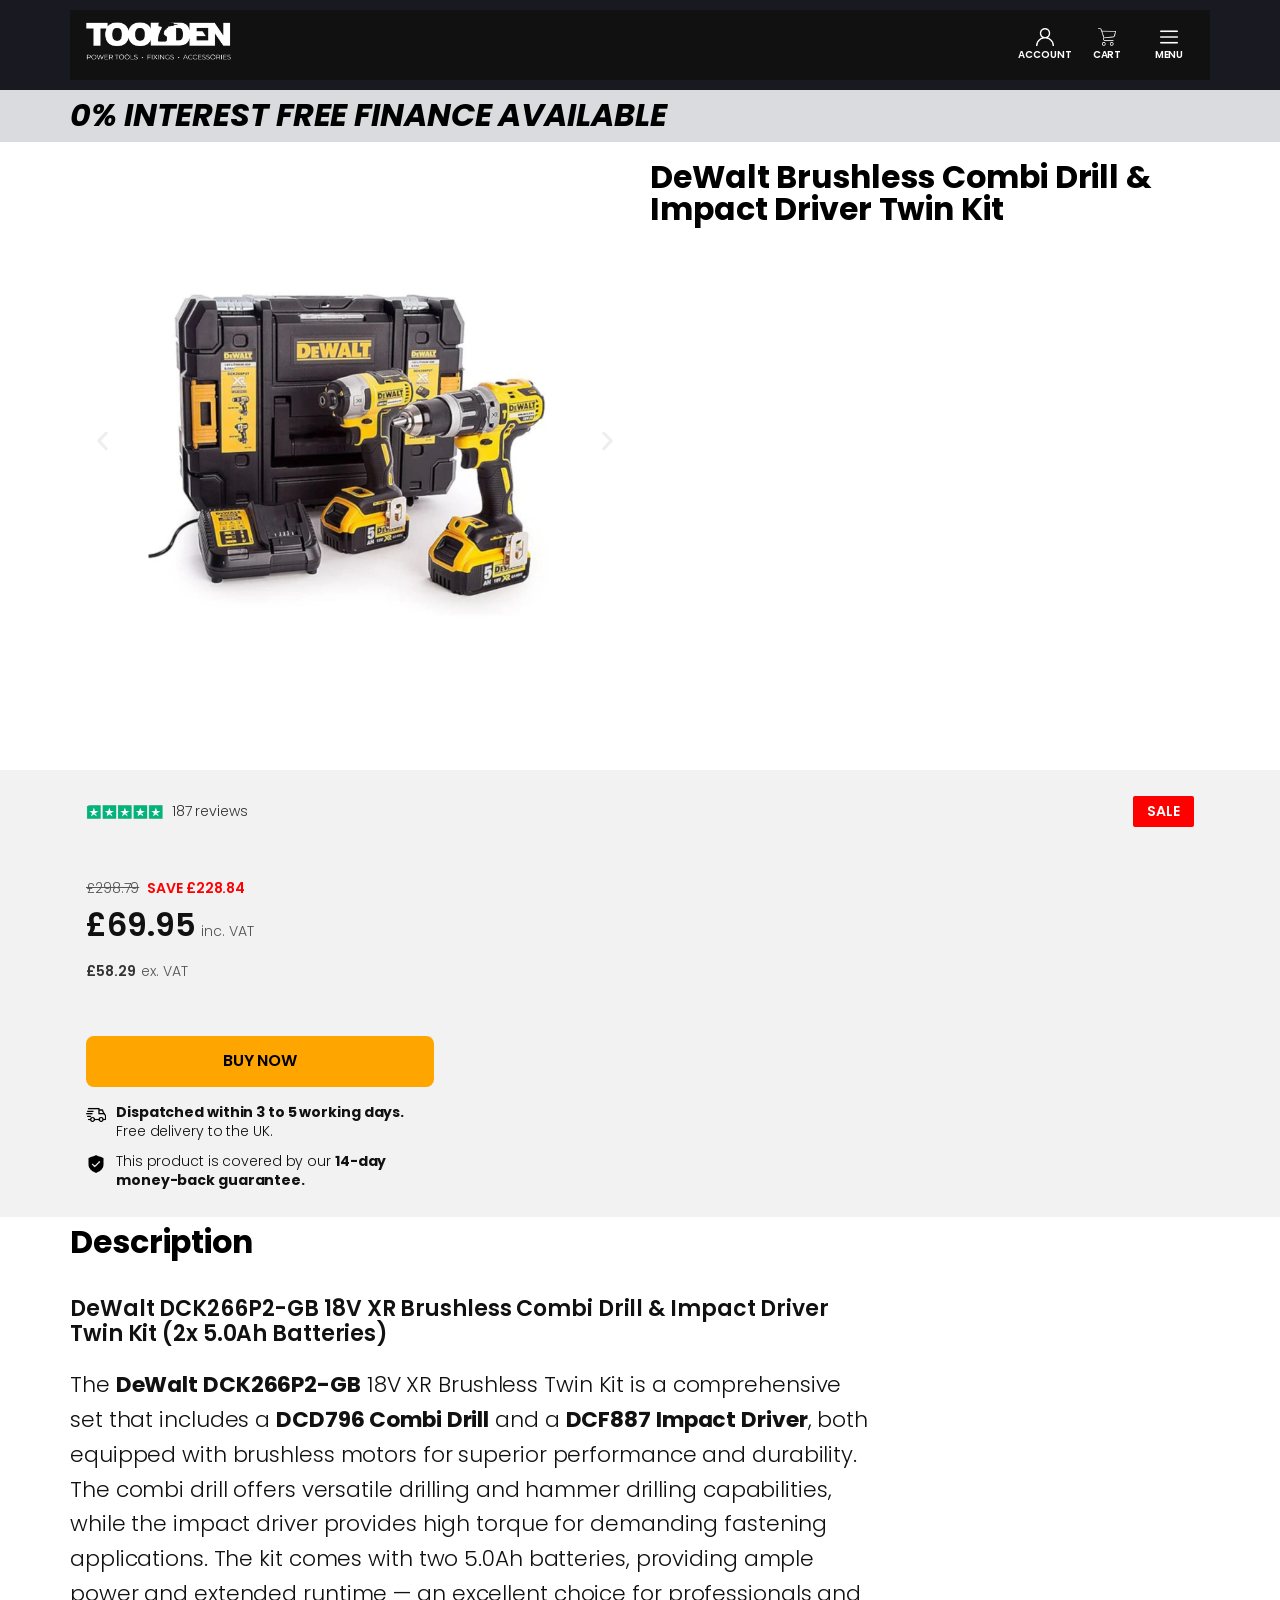
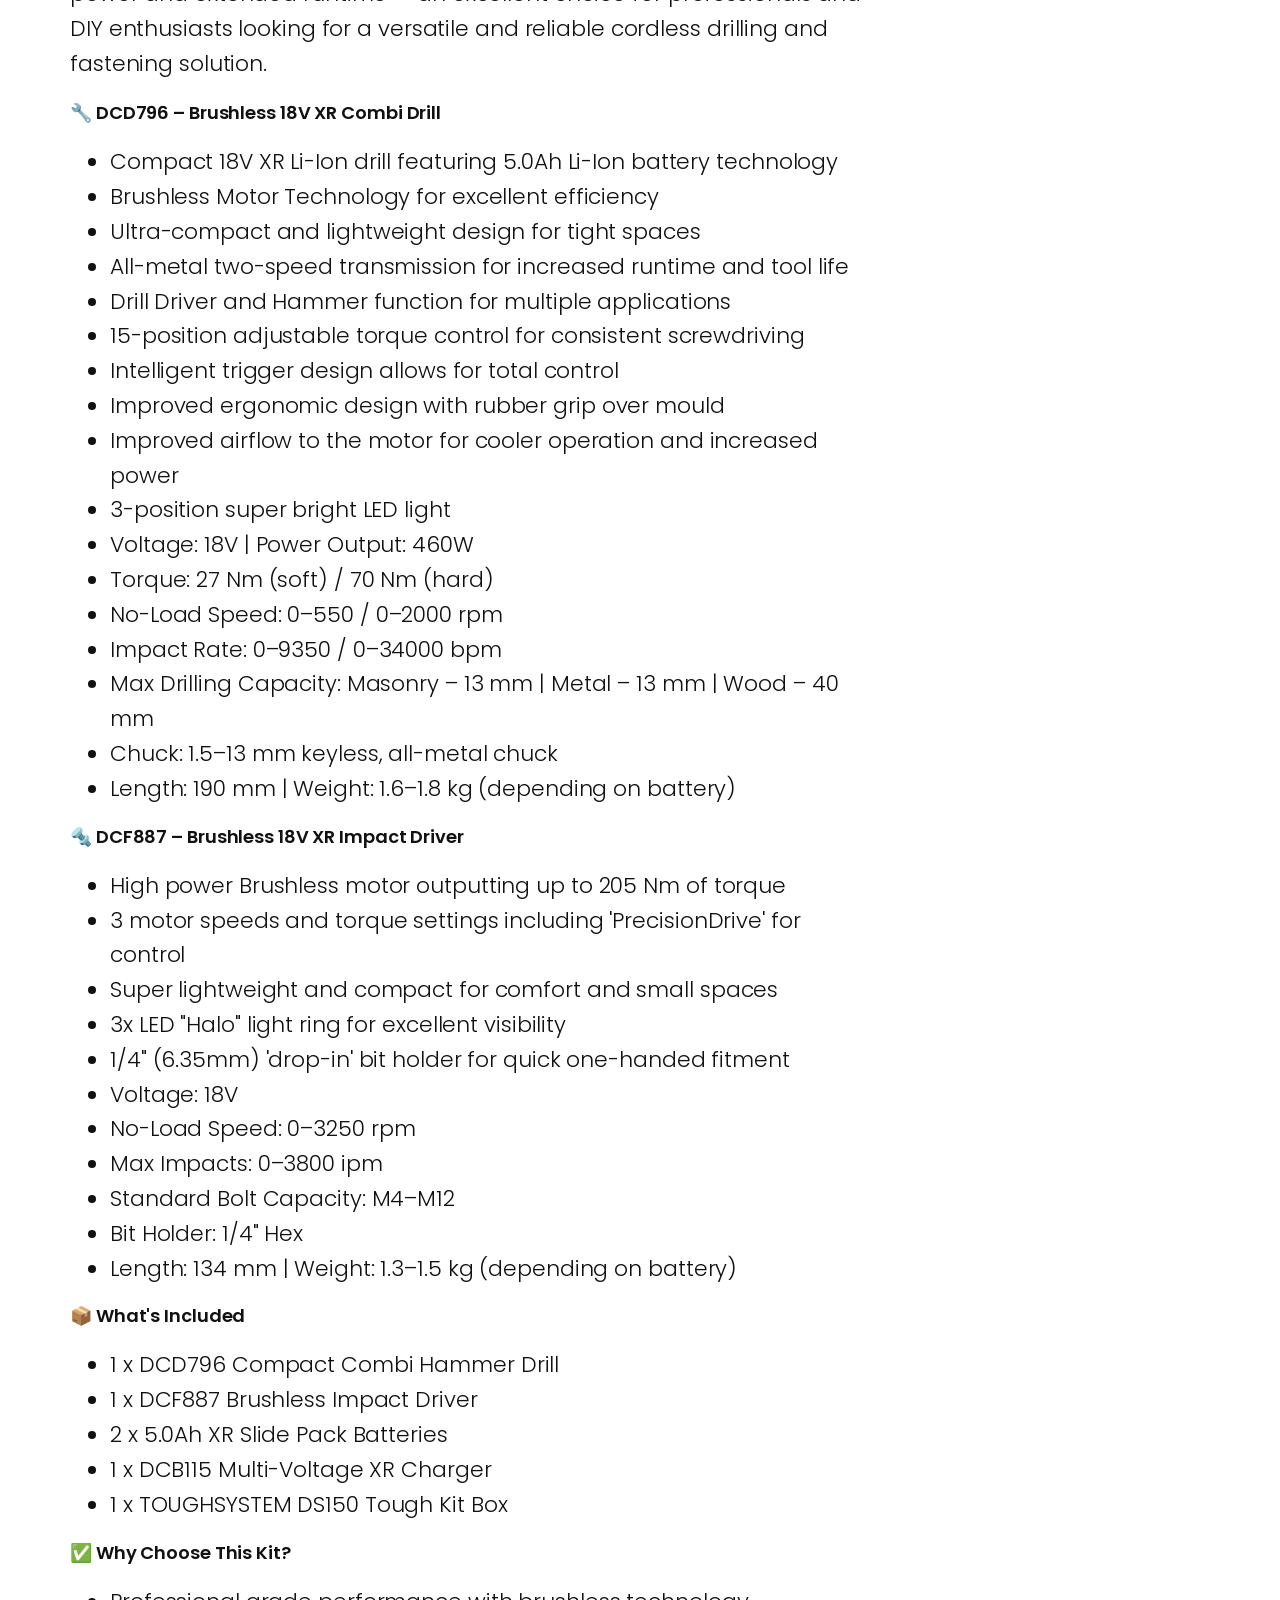
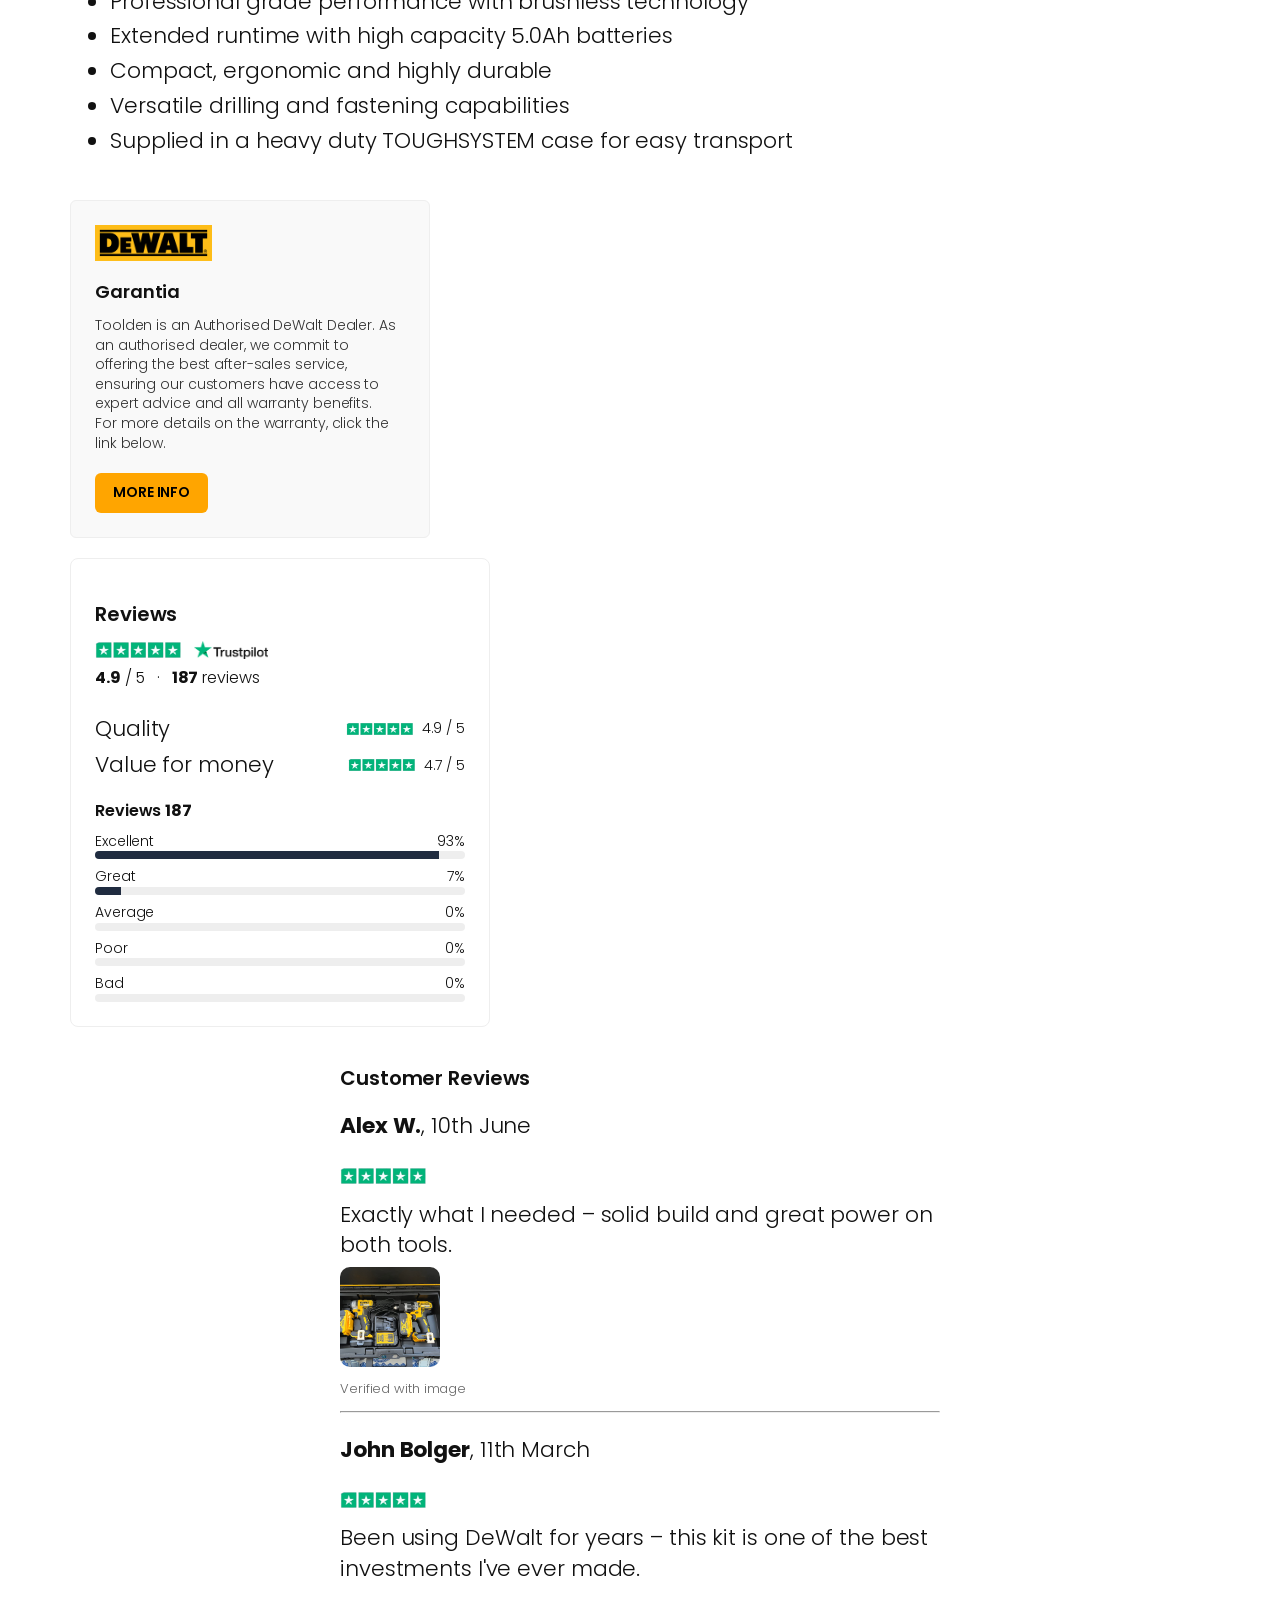
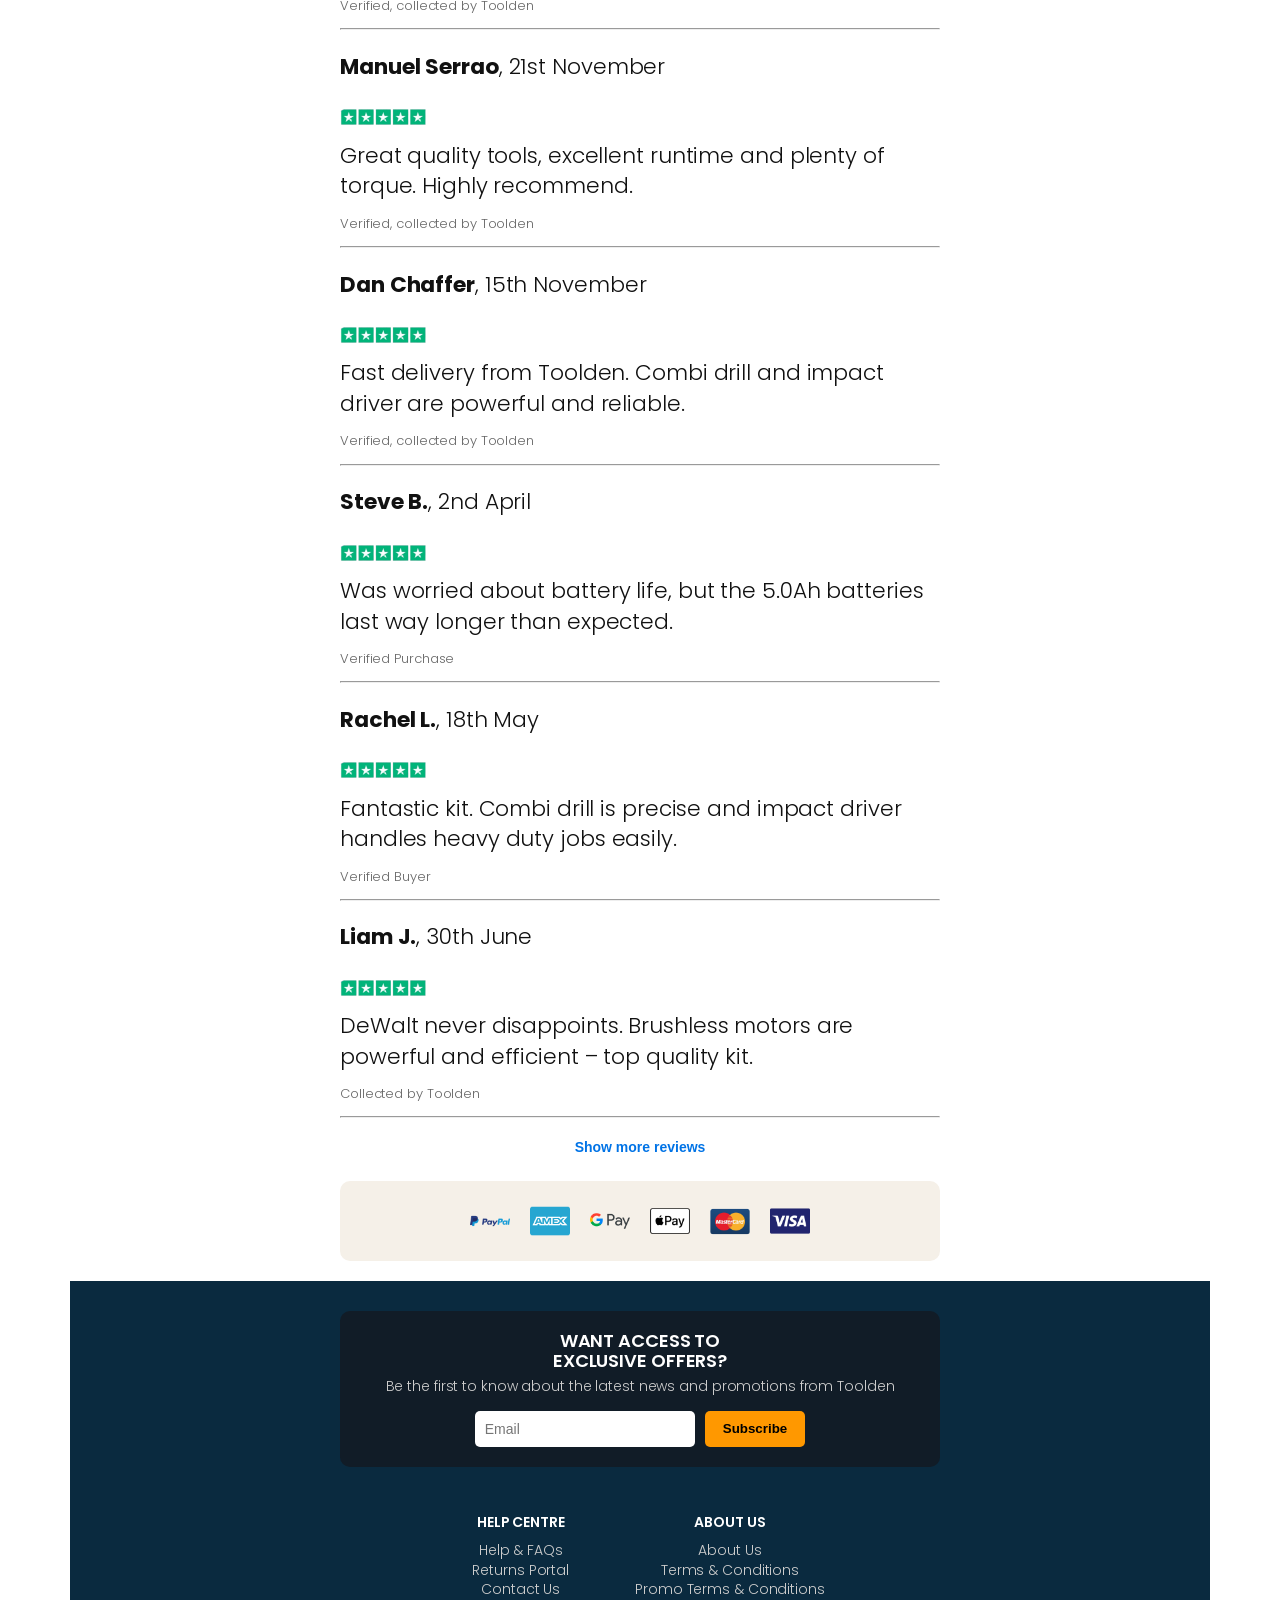
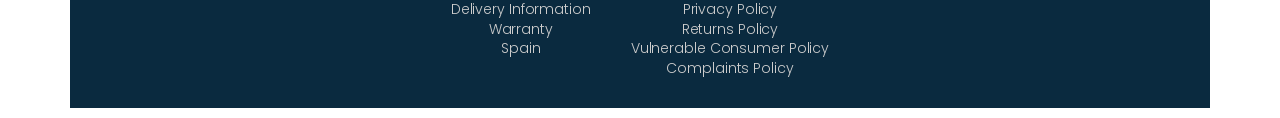
<file: index.html>
<!DOCTYPE html><html lang="en-GB"><head>
	<meta charset="UTF-8">
			<title>DeWalt Tools – novetetools.com</title>
		<meta name="viewport" content="width=device-width, initial-scale=1">
<meta name="robots" content="max-image-preview:large">
	<style>img:is([sizes="auto" i], [sizes^="auto," i]) { contain-intrinsic-size: 3000px 1500px }</style>
	<title>DeWalt Tools – newsforyou.life</title>
<link rel="alternate" type="application/rss+xml" title="Feed para newsforyou.life »" href="https://newsforyou.life/feed/">
<link rel="alternate" type="application/rss+xml" title="Feed de comentários para newsforyou.life »" href="https://newsforyou.life/comments/feed/">
<script>
window._wpemojiSettings = {"baseUrl":"https:\/\/s.w.org\/images\/core\/emoji\/15.0.3\/72x72\/","ext":".png","svgUrl":"https:\/\/s.w.org\/images\/core\/emoji\/15.0.3\/svg\/","svgExt":".svg","source":{"concatemoji":"https:\/\/newsforyou.life\/wp-includes\/js\/wp-emoji-release.min.js?ver=6.7.3"}};
/*! This file is auto-generated */
!function(i,n){var o,s,e;function c(e){try{var t={supportTests:e,timestamp:(new Date).valueOf()};sessionStorage.setItem(o,JSON.stringify(t))}catch(e){}}function p(e,t,n){e.clearRect(0,0,e.canvas.width,e.canvas.height),e.fillText(t,0,0);var t=new Uint32Array(e.getImageData(0,0,e.canvas.width,e.canvas.height).data),r=(e.clearRect(0,0,e.canvas.width,e.canvas.height),e.fillText(n,0,0),new Uint32Array(e.getImageData(0,0,e.canvas.width,e.canvas.height).data));return t.every(function(e,t){return e===r[t]})}function u(e,t,n){switch(t){case"flag":return n(e,"\ud83c\udff3\ufe0f\u200d\u26a7\ufe0f","\ud83c\udff3\ufe0f\u200b\u26a7\ufe0f")?!1:!n(e,"\ud83c\uddfa\ud83c\uddf3","\ud83c\uddfa\u200b\ud83c\uddf3")&&!n(e,"\ud83c\udff4\udb40\udc67\udb40\udc62\udb40\udc65\udb40\udc6e\udb40\udc67\udb40\udc7f","\ud83c\udff4\u200b\udb40\udc67\u200b\udb40\udc62\u200b\udb40\udc65\u200b\udb40\udc6e\u200b\udb40\udc67\u200b\udb40\udc7f");case"emoji":return!n(e,"\ud83d\udc26\u200d\u2b1b","\ud83d\udc26\u200b\u2b1b")}return!1}function f(e,t,n){var r="undefined"!=typeof WorkerGlobalScope&&self instanceof WorkerGlobalScope?new OffscreenCanvas(300,150):i.createElement("canvas"),a=r.getContext("2d",{willReadFrequently:!0}),o=(a.textBaseline="top",a.font="600 32px Arial",{});return e.forEach(function(e){o[e]=t(a,e,n)}),o}function t(e){var t=i.createElement("script");t.src=e,t.defer=!0,i.head.appendChild(t)}"undefined"!=typeof Promise&&(o="wpEmojiSettingsSupports",s=["flag","emoji"],n.supports={everything:!0,everythingExceptFlag:!0},e=new Promise(function(e){i.addEventListener("DOMContentLoaded",e,{once:!0})}),new Promise(function(t){var n=function(){try{var e=JSON.parse(sessionStorage.getItem(o));if("object"==typeof e&&"number"==typeof e.timestamp&&(new Date).valueOf()<e.timestamp+604800&&"object"==typeof e.supportTests)return e.supportTests}catch(e){}return null}();if(!n){if("undefined"!=typeof Worker&&"undefined"!=typeof OffscreenCanvas&&"undefined"!=typeof URL&&URL.createObjectURL&&"undefined"!=typeof Blob)try{var e="postMessage("+f.toString()+"("+[JSON.stringify(s),u.toString(),p.toString()].join(",")+"));",r=new Blob([e],{type:"text/javascript"}),a=new Worker(URL.createObjectURL(r),{name:"wpTestEmojiSupports"});return void(a.onmessage=function(e){c(n=e.data),a.terminate(),t(n)})}catch(e){}c(n=f(s,u,p))}t(n)}).then(function(e){for(var t in e)n.supports[t]=e[t],n.supports.everything=n.supports.everything&&n.supports[t],"flag"!==t&&(n.supports.everythingExceptFlag=n.supports.everythingExceptFlag&&n.supports[t]);n.supports.everythingExceptFlag=n.supports.everythingExceptFlag&&!n.supports.flag,n.DOMReady=!1,n.readyCallback=function(){n.DOMReady=!0}}).then(function(){return e}).then(function(){var e;n.supports.everything||(n.readyCallback(),(e=n.source||{}).concatemoji?t(e.concatemoji):e.wpemoji&&e.twemoji&&(t(e.twemoji),t(e.wpemoji)))}))}((window,document),window._wpemojiSettings);
</script>
    <!-- Meta Pixel Code -->
    <script>
    !function(f,b,e,v,n,t,s)
    {if(f.fbq)return;n=f.fbq=function(){n.callMethod?
    n.callMethod.apply(n,arguments):n.queue.push(arguments)};
    if(!f._fbq)f._fbq=n;n.push=n;n.loaded=!0;n.version='2.0';
    n.queue=[];t=b.createElement(e);t.async=!0;
    t.src=v;s=b.getElementsByTagName(e)[0];
    s.parentNode.insertBefore(t,s)}(window, document,'script',
    'https://connect.facebook.net/en_US/fbevents.js');
    fbq('init', '1697190990994316');
    fbq('track', 'PageView');
    </script>
    <noscript><img height="1" width="1" style="display:none"
    src="https://www.facebook.com/tr?id=1697190990994316&ev=PageView&noscript=1"
    /></noscript>
    <!-- End Meta Pixel Code -->

<script>
  window.pixelId = "6a1e39c0710d91ec4444583a";
  var a = document.createElement("script");
  a.setAttribute("async", "");
  a.setAttribute("defer", "");
  a.setAttribute("src", "https://cdn.utmify.com.br/scripts/pixel/pixel.js");
  document.head.appendChild(a);
</script><script async="" defer="" src="js/pixel.js"></script>
 
<script src="js/latest.js" data-utmify-prevent-xcod-sck="" data-utmify-prevent-subids="" async="" defer=""></script>
<style id="wp-emoji-styles-inline-css">

	img.wp-smiley, img.emoji {
		display: inline !important;
		border: none !important;
		box-shadow: none !important;
		height: 1em !important;
		width: 1em !important;
		margin: 0 0.07em !important;
		vertical-align: -0.1em !important;
		background: none !important;
		padding: 0 !important;
	}
</style>
<style id="wp-block-library-inline-css">
:root{--wp-admin-theme-color:#007cba;--wp-admin-theme-color--rgb:0,124,186;--wp-admin-theme-color-darker-10:#006ba1;--wp-admin-theme-color-darker-10--rgb:0,107,161;--wp-admin-theme-color-darker-20:#005a87;--wp-admin-theme-color-darker-20--rgb:0,90,135;--wp-admin-border-width-focus:2px;--wp-block-synced-color:#7a00df;--wp-block-synced-color--rgb:122,0,223;--wp-bound-block-color:var(--wp-block-synced-color)}@media (min-resolution:192dpi){:root{--wp-admin-border-width-focus:1.5px}}.wp-element-button{cursor:pointer}:root{--wp--preset--font-size--normal:16px;--wp--preset--font-size--huge:42px}:root .has-very-light-gray-background-color{background-color:#eee}:root .has-very-dark-gray-background-color{background-color:#313131}:root .has-very-light-gray-color{color:#eee}:root .has-very-dark-gray-color{color:#313131}:root .has-vivid-green-cyan-to-vivid-cyan-blue-gradient-background{background:linear-gradient(135deg,#00d084,#0693e3)}:root .has-purple-crush-gradient-background{background:linear-gradient(135deg,#34e2e4,#4721fb 50%,#ab1dfe)}:root .has-hazy-dawn-gradient-background{background:linear-gradient(135deg,#faaca8,#dad0ec)}:root .has-subdued-olive-gradient-background{background:linear-gradient(135deg,#fafae1,#67a671)}:root .has-atomic-cream-gradient-background{background:linear-gradient(135deg,#fdd79a,#004a59)}:root .has-nightshade-gradient-background{background:linear-gradient(135deg,#330968,#31cdcf)}:root .has-midnight-gradient-background{background:linear-gradient(135deg,#020381,#2874fc)}.has-regular-font-size{font-size:1em}.has-larger-font-size{font-size:2.625em}.has-normal-font-size{font-size:var(--wp--preset--font-size--normal)}.has-huge-font-size{font-size:var(--wp--preset--font-size--huge)}.has-text-align-center{text-align:center}.has-text-align-left{text-align:left}.has-text-align-right{text-align:right}#end-resizable-editor-section{display:none}.aligncenter{clear:both}.items-justified-left{justify-content:flex-start}.items-justified-center{justify-content:center}.items-justified-right{justify-content:flex-end}.items-justified-space-between{justify-content:space-between}.screen-reader-text{border:0;clip:rect(1px,1px,1px,1px);clip-path:inset(50%);height:1px;margin:-1px;overflow:hidden;padding:0;position:absolute;width:1px;word-wrap:normal!important}.screen-reader-text:focus{background-color:#ddd;clip:auto!important;clip-path:none;color:#444;display:block;font-size:1em;height:auto;left:5px;line-height:normal;padding:15px 23px 14px;text-decoration:none;top:5px;width:auto;z-index:100000}html :where(.has-border-color){border-style:solid}html :where([style*=border-top-color]){border-top-style:solid}html :where([style*=border-right-color]){border-right-style:solid}html :where([style*=border-bottom-color]){border-bottom-style:solid}html :where([style*=border-left-color]){border-left-style:solid}html :where([style*=border-width]){border-style:solid}html :where([style*=border-top-width]){border-top-style:solid}html :where([style*=border-right-width]){border-right-style:solid}html :where([style*=border-bottom-width]){border-bottom-style:solid}html :where([style*=border-left-width]){border-left-style:solid}html :where(img[class*=wp-image-]){height:auto;max-width:100%}:where(figure){margin:0 0 1em}html :where(.is-position-sticky){--wp-admin--admin-bar--position-offset:var(--wp-admin--admin-bar--height,0px)}@media screen and (max-width:600px){html :where(.is-position-sticky){--wp-admin--admin-bar--position-offset:0px}}
</style>
<style id="global-styles-inline-css">
:root{--wp--preset--aspect-ratio--square: 1;--wp--preset--aspect-ratio--4-3: 4/3;--wp--preset--aspect-ratio--3-4: 3/4;--wp--preset--aspect-ratio--3-2: 3/2;--wp--preset--aspect-ratio--2-3: 2/3;--wp--preset--aspect-ratio--16-9: 16/9;--wp--preset--aspect-ratio--9-16: 9/16;--wp--preset--color--black: #000000;--wp--preset--color--cyan-bluish-gray: #abb8c3;--wp--preset--color--white: #ffffff;--wp--preset--color--pale-pink: #f78da7;--wp--preset--color--vivid-red: #cf2e2e;--wp--preset--color--luminous-vivid-orange: #ff6900;--wp--preset--color--luminous-vivid-amber: #fcb900;--wp--preset--color--light-green-cyan: #7bdcb5;--wp--preset--color--vivid-green-cyan: #00d084;--wp--preset--color--pale-cyan-blue: #8ed1fc;--wp--preset--color--vivid-cyan-blue: #0693e3;--wp--preset--color--vivid-purple: #9b51e0;--wp--preset--color--base: #FFFFFF;--wp--preset--color--contrast: #111111;--wp--preset--color--accent-1: #FFEE58;--wp--preset--color--accent-2: #F6CFF4;--wp--preset--color--accent-3: #503AA8;--wp--preset--color--accent-4: #686868;--wp--preset--color--accent-5: #FBFAF3;--wp--preset--color--accent-6: color-mix(in srgb, currentColor 20%, transparent);--wp--preset--gradient--vivid-cyan-blue-to-vivid-purple: linear-gradient(135deg,rgba(6,147,227,1) 0%,rgb(155,81,224) 100%);--wp--preset--gradient--light-green-cyan-to-vivid-green-cyan: linear-gradient(135deg,rgb(122,220,180) 0%,rgb(0,208,130) 100%);--wp--preset--gradient--luminous-vivid-amber-to-luminous-vivid-orange: linear-gradient(135deg,rgba(252,185,0,1) 0%,rgba(255,105,0,1) 100%);--wp--preset--gradient--luminous-vivid-orange-to-vivid-red: linear-gradient(135deg,rgba(255,105,0,1) 0%,rgb(207,46,46) 100%);--wp--preset--gradient--very-light-gray-to-cyan-bluish-gray: linear-gradient(135deg,rgb(238,238,238) 0%,rgb(169,184,195) 100%);--wp--preset--gradient--cool-to-warm-spectrum: linear-gradient(135deg,rgb(74,234,220) 0%,rgb(151,120,209) 20%,rgb(207,42,186) 40%,rgb(238,44,130) 60%,rgb(251,105,98) 80%,rgb(254,248,76) 100%);--wp--preset--gradient--blush-light-purple: linear-gradient(135deg,rgb(255,206,236) 0%,rgb(152,150,240) 100%);--wp--preset--gradient--blush-bordeaux: linear-gradient(135deg,rgb(254,205,165) 0%,rgb(254,45,45) 50%,rgb(107,0,62) 100%);--wp--preset--gradient--luminous-dusk: linear-gradient(135deg,rgb(255,203,112) 0%,rgb(199,81,192) 50%,rgb(65,88,208) 100%);--wp--preset--gradient--pale-ocean: linear-gradient(135deg,rgb(255,245,203) 0%,rgb(182,227,212) 50%,rgb(51,167,181) 100%);--wp--preset--gradient--electric-grass: linear-gradient(135deg,rgb(202,248,128) 0%,rgb(113,206,126) 100%);--wp--preset--gradient--midnight: linear-gradient(135deg,rgb(2,3,129) 0%,rgb(40,116,252) 100%);--wp--preset--font-size--small: 0.875rem;--wp--preset--font-size--medium: clamp(1rem, 1rem + ((1vw - 0.2rem) * 0.196), 1.125rem);--wp--preset--font-size--large: clamp(1.125rem, 1.125rem + ((1vw - 0.2rem) * 0.392), 1.375rem);--wp--preset--font-size--x-large: clamp(1.75rem, 1.75rem + ((1vw - 0.2rem) * 0.392), 2rem);--wp--preset--font-size--xx-large: clamp(2.15rem, 2.15rem + ((1vw - 0.2rem) * 1.333), 3rem);--wp--preset--font-family--manrope: Manrope, sans-serif;--wp--preset--font-family--fira-code: "Fira Code", monospace;--wp--preset--spacing--20: 10px;--wp--preset--spacing--30: 20px;--wp--preset--spacing--40: 30px;--wp--preset--spacing--50: clamp(30px, 5vw, 50px);--wp--preset--spacing--60: clamp(30px, 7vw, 70px);--wp--preset--spacing--70: clamp(50px, 7vw, 90px);--wp--preset--spacing--80: clamp(70px, 10vw, 140px);--wp--preset--shadow--natural: 6px 6px 9px rgba(0, 0, 0, 0.2);--wp--preset--shadow--deep: 12px 12px 50px rgba(0, 0, 0, 0.4);--wp--preset--shadow--sharp: 6px 6px 0px rgba(0, 0, 0, 0.2);--wp--preset--shadow--outlined: 6px 6px 0px -3px rgba(255, 255, 255, 1), 6px 6px rgba(0, 0, 0, 1);--wp--preset--shadow--crisp: 6px 6px 0px rgba(0, 0, 0, 1);}:root { --wp--style--global--content-size: 645px;--wp--style--global--wide-size: 1340px; }:where(body) { margin: 0; }.wp-site-blocks { padding-top: var(--wp--style--root--padding-top); padding-bottom: var(--wp--style--root--padding-bottom); }.has-global-padding { padding-right: var(--wp--style--root--padding-right); padding-left: var(--wp--style--root--padding-left); }.has-global-padding > .alignfull { margin-right: calc(var(--wp--style--root--padding-right) * -1); margin-left: calc(var(--wp--style--root--padding-left) * -1); }.has-global-padding :where(:not(.alignfull.is-layout-flow) > .has-global-padding:not(.wp-block-block, .alignfull)) { padding-right: 0; padding-left: 0; }.has-global-padding :where(:not(.alignfull.is-layout-flow) > .has-global-padding:not(.wp-block-block, .alignfull)) > .alignfull { margin-left: 0; margin-right: 0; }.wp-site-blocks > .alignleft { float: left; margin-right: 2em; }.wp-site-blocks > .alignright { float: right; margin-left: 2em; }.wp-site-blocks > .aligncenter { justify-content: center; margin-left: auto; margin-right: auto; }:where(.wp-site-blocks) > * { margin-block-start: 1.2rem; margin-block-end: 0; }:where(.wp-site-blocks) > :first-child { margin-block-start: 0; }:where(.wp-site-blocks) > :last-child { margin-block-end: 0; }:root { --wp--style--block-gap: 1.2rem; }:root :where(.is-layout-flow) > :first-child{margin-block-start: 0;}:root :where(.is-layout-flow) > :last-child{margin-block-end: 0;}:root :where(.is-layout-flow) > *{margin-block-start: 1.2rem;margin-block-end: 0;}:root :where(.is-layout-constrained) > :first-child{margin-block-start: 0;}:root :where(.is-layout-constrained) > :last-child{margin-block-end: 0;}:root :where(.is-layout-constrained) > *{margin-block-start: 1.2rem;margin-block-end: 0;}:root :where(.is-layout-flex){gap: 1.2rem;}:root :where(.is-layout-grid){gap: 1.2rem;}.is-layout-flow > .alignleft{float: left;margin-inline-start: 0;margin-inline-end: 2em;}.is-layout-flow > .alignright{float: right;margin-inline-start: 2em;margin-inline-end: 0;}.is-layout-flow > .aligncenter{margin-left: auto !important;margin-right: auto !important;}.is-layout-constrained > .alignleft{float: left;margin-inline-start: 0;margin-inline-end: 2em;}.is-layout-constrained > .alignright{float: right;margin-inline-start: 2em;margin-inline-end: 0;}.is-layout-constrained > .aligncenter{margin-left: auto !important;margin-right: auto !important;}.is-layout-constrained > :where(:not(.alignleft):not(.alignright):not(.alignfull)){max-width: var(--wp--style--global--content-size);margin-left: auto !important;margin-right: auto !important;}.is-layout-constrained > .alignwide{max-width: var(--wp--style--global--wide-size);}body .is-layout-flex{display: flex;}.is-layout-flex{flex-wrap: wrap;align-items: center;}.is-layout-flex > :is(*, div){margin: 0;}body .is-layout-grid{display: grid;}.is-layout-grid > :is(*, div){margin: 0;}body{background-color: var(--wp--preset--color--base);color: var(--wp--preset--color--contrast);font-family: var(--wp--preset--font-family--manrope);font-size: var(--wp--preset--font-size--large);font-weight: 300;letter-spacing: -0.1px;line-height: 1.4;--wp--style--root--padding-top: 0px;--wp--style--root--padding-right: var(--wp--preset--spacing--50);--wp--style--root--padding-bottom: 0px;--wp--style--root--padding-left: var(--wp--preset--spacing--50);}a:where(:not(.wp-element-button)){color: currentColor;text-decoration: underline;}:root :where(a:where(:not(.wp-element-button)):hover){text-decoration: none;}h1, h2, h3, h4, h5, h6{font-weight: 400;letter-spacing: -0.1px;line-height: 1.125;}h1{font-size: var(--wp--preset--font-size--xx-large);}h2{font-size: var(--wp--preset--font-size--x-large);}h3{font-size: var(--wp--preset--font-size--large);}h4{font-size: var(--wp--preset--font-size--medium);}h5{font-size: var(--wp--preset--font-size--small);letter-spacing: 0.5px;}h6{font-size: var(--wp--preset--font-size--small);font-weight: 700;letter-spacing: 1.4px;text-transform: uppercase;}:root :where(.wp-element-button, .wp-block-button__link){background-color: var(--wp--preset--color--contrast);border-width: 0;color: var(--wp--preset--color--base);font-family: inherit;font-size: var(--wp--preset--font-size--medium);line-height: inherit;padding-top: 1rem;padding-right: 2.25rem;padding-bottom: 1rem;padding-left: 2.25rem;text-decoration: none;}:root :where(.wp-element-button:hover, .wp-block-button__link:hover){background-color: color-mix(in srgb, var(--wp--preset--color--contrast) 85%, transparent);border-color: transparent;color: var(--wp--preset--color--base);}:root :where(.wp-element-button:focus, .wp-block-button__link:focus){outline-color: var(--wp--preset--color--accent-4);outline-offset: 2px;}:root :where(.wp-element-caption, .wp-block-audio figcaption, .wp-block-embed figcaption, .wp-block-gallery figcaption, .wp-block-image figcaption, .wp-block-table figcaption, .wp-block-video figcaption){font-size: var(--wp--preset--font-size--small);line-height: 1.4;}.has-black-color{color: var(--wp--preset--color--black) !important;}.has-cyan-bluish-gray-color{color: var(--wp--preset--color--cyan-bluish-gray) !important;}.has-white-color{color: var(--wp--preset--color--white) !important;}.has-pale-pink-color{color: var(--wp--preset--color--pale-pink) !important;}.has-vivid-red-color{color: var(--wp--preset--color--vivid-red) !important;}.has-luminous-vivid-orange-color{color: var(--wp--preset--color--luminous-vivid-orange) !important;}.has-luminous-vivid-amber-color{color: var(--wp--preset--color--luminous-vivid-amber) !important;}.has-light-green-cyan-color{color: var(--wp--preset--color--light-green-cyan) !important;}.has-vivid-green-cyan-color{color: var(--wp--preset--color--vivid-green-cyan) !important;}.has-pale-cyan-blue-color{color: var(--wp--preset--color--pale-cyan-blue) !important;}.has-vivid-cyan-blue-color{color: var(--wp--preset--color--vivid-cyan-blue) !important;}.has-vivid-purple-color{color: var(--wp--preset--color--vivid-purple) !important;}.has-base-color{color: var(--wp--preset--color--base) !important;}.has-contrast-color{color: var(--wp--preset--color--contrast) !important;}.has-accent-1-color{color: var(--wp--preset--color--accent-1) !important;}.has-accent-2-color{color: var(--wp--preset--color--accent-2) !important;}.has-accent-3-color{color: var(--wp--preset--color--accent-3) !important;}.has-accent-4-color{color: var(--wp--preset--color--accent-4) !important;}.has-accent-5-color{color: var(--wp--preset--color--accent-5) !important;}.has-accent-6-color{color: var(--wp--preset--color--accent-6) !important;}.has-black-background-color{background-color: var(--wp--preset--color--black) !important;}.has-cyan-bluish-gray-background-color{background-color: var(--wp--preset--color--cyan-bluish-gray) !important;}.has-white-background-color{background-color: var(--wp--preset--color--white) !important;}.has-pale-pink-background-color{background-color: var(--wp--preset--color--pale-pink) !important;}.has-vivid-red-background-color{background-color: var(--wp--preset--color--vivid-red) !important;}.has-luminous-vivid-orange-background-color{background-color: var(--wp--preset--color--luminous-vivid-orange) !important;}.has-luminous-vivid-amber-background-color{background-color: var(--wp--preset--color--luminous-vivid-amber) !important;}.has-light-green-cyan-background-color{background-color: var(--wp--preset--color--light-green-cyan) !important;}.has-vivid-green-cyan-background-color{background-color: var(--wp--preset--color--vivid-green-cyan) !important;}.has-pale-cyan-blue-background-color{background-color: var(--wp--preset--color--pale-cyan-blue) !important;}.has-vivid-cyan-blue-background-color{background-color: var(--wp--preset--color--vivid-cyan-blue) !important;}.has-vivid-purple-background-color{background-color: var(--wp--preset--color--vivid-purple) !important;}.has-base-background-color{background-color: var(--wp--preset--color--base) !important;}.has-contrast-background-color{background-color: var(--wp--preset--color--contrast) !important;}.has-accent-1-background-color{background-color: var(--wp--preset--color--accent-1) !important;}.has-accent-2-background-color{background-color: var(--wp--preset--color--accent-2) !important;}.has-accent-3-background-color{background-color: var(--wp--preset--color--accent-3) !important;}.has-accent-4-background-color{background-color: var(--wp--preset--color--accent-4) !important;}.has-accent-5-background-color{background-color: var(--wp--preset--color--accent-5) !important;}.has-accent-6-background-color{background-color: var(--wp--preset--color--accent-6) !important;}.has-black-border-color{border-color: var(--wp--preset--color--black) !important;}.has-cyan-bluish-gray-border-color{border-color: var(--wp--preset--color--cyan-bluish-gray) !important;}.has-white-border-color{border-color: var(--wp--preset--color--white) !important;}.has-pale-pink-border-color{border-color: var(--wp--preset--color--pale-pink) !important;}.has-vivid-red-border-color{border-color: var(--wp--preset--color--vivid-red) !important;}.has-luminous-vivid-orange-border-color{border-color: var(--wp--preset--color--luminous-vivid-orange) !important;}.has-luminous-vivid-amber-border-color{border-color: var(--wp--preset--color--luminous-vivid-amber) !important;}.has-light-green-cyan-border-color{border-color: var(--wp--preset--color--light-green-cyan) !important;}.has-vivid-green-cyan-border-color{border-color: var(--wp--preset--color--vivid-green-cyan) !important;}.has-pale-cyan-blue-border-color{border-color: var(--wp--preset--color--pale-cyan-blue) !important;}.has-vivid-cyan-blue-border-color{border-color: var(--wp--preset--color--vivid-cyan-blue) !important;}.has-vivid-purple-border-color{border-color: var(--wp--preset--color--vivid-purple) !important;}.has-base-border-color{border-color: var(--wp--preset--color--base) !important;}.has-contrast-border-color{border-color: var(--wp--preset--color--contrast) !important;}.has-accent-1-border-color{border-color: var(--wp--preset--color--accent-1) !important;}.has-accent-2-border-color{border-color: var(--wp--preset--color--accent-2) !important;}.has-accent-3-border-color{border-color: var(--wp--preset--color--accent-3) !important;}.has-accent-4-border-color{border-color: var(--wp--preset--color--accent-4) !important;}.has-accent-5-border-color{border-color: var(--wp--preset--color--accent-5) !important;}.has-accent-6-border-color{border-color: var(--wp--preset--color--accent-6) !important;}.has-vivid-cyan-blue-to-vivid-purple-gradient-background{background: var(--wp--preset--gradient--vivid-cyan-blue-to-vivid-purple) !important;}.has-light-green-cyan-to-vivid-green-cyan-gradient-background{background: var(--wp--preset--gradient--light-green-cyan-to-vivid-green-cyan) !important;}.has-luminous-vivid-amber-to-luminous-vivid-orange-gradient-background{background: var(--wp--preset--gradient--luminous-vivid-amber-to-luminous-vivid-orange) !important;}.has-luminous-vivid-orange-to-vivid-red-gradient-background{background: var(--wp--preset--gradient--luminous-vivid-orange-to-vivid-red) !important;}.has-very-light-gray-to-cyan-bluish-gray-gradient-background{background: var(--wp--preset--gradient--very-light-gray-to-cyan-bluish-gray) !important;}.has-cool-to-warm-spectrum-gradient-background{background: var(--wp--preset--gradient--cool-to-warm-spectrum) !important;}.has-blush-light-purple-gradient-background{background: var(--wp--preset--gradient--blush-light-purple) !important;}.has-blush-bordeaux-gradient-background{background: var(--wp--preset--gradient--blush-bordeaux) !important;}.has-luminous-dusk-gradient-background{background: var(--wp--preset--gradient--luminous-dusk) !important;}.has-pale-ocean-gradient-background{background: var(--wp--preset--gradient--pale-ocean) !important;}.has-electric-grass-gradient-background{background: var(--wp--preset--gradient--electric-grass) !important;}.has-midnight-gradient-background{background: var(--wp--preset--gradient--midnight) !important;}.has-small-font-size{font-size: var(--wp--preset--font-size--small) !important;}.has-medium-font-size{font-size: var(--wp--preset--font-size--medium) !important;}.has-large-font-size{font-size: var(--wp--preset--font-size--large) !important;}.has-x-large-font-size{font-size: var(--wp--preset--font-size--x-large) !important;}.has-xx-large-font-size{font-size: var(--wp--preset--font-size--xx-large) !important;}.has-manrope-font-family{font-family: var(--wp--preset--font-family--manrope) !important;}.has-fira-code-font-family{font-family: var(--wp--preset--font-family--fira-code) !important;}
</style>
<style id="wp-block-template-skip-link-inline-css">

		.skip-link.screen-reader-text {
			border: 0;
			clip: rect(1px,1px,1px,1px);
			clip-path: inset(50%);
			height: 1px;
			margin: -1px;
			overflow: hidden;
			padding: 0;
			position: absolute !important;
			width: 1px;
			word-wrap: normal !important;
		}

		.skip-link.screen-reader-text:focus {
			background-color: #eee;
			clip: auto !important;
			clip-path: none;
			color: #444;
			display: block;
			font-size: 1em;
			height: auto;
			left: 5px;
			line-height: normal;
			padding: 15px 23px 14px;
			text-decoration: none;
			top: 5px;
			width: auto;
			z-index: 100000;
		}
</style>
<link rel="stylesheet" id="twentytwentyfive-style-css" href="css/style.css" media="all">
<link rel="stylesheet" id="elementor-frontend-css" href="css/frontend.min.css" media="all">
<link rel="stylesheet" id="elementor-post-5-css" href="css/post-5.css" media="all">
<link rel="stylesheet" id="elementor-pro-css" href="css/frontend.min_1.css" media="all">
<link rel="stylesheet" id="widget-heading-css" href="css/widget-heading.min.css" media="all">
<link rel="stylesheet" id="swiper-css" href="css/swiper.min.css" media="all">
<link rel="stylesheet" id="e-swiper-css" href="css/e-swiper.min.css" media="all">
<link rel="stylesheet" id="widget-image-carousel-css" href="css/widget-image-carousel.min.css" media="all">
<link rel="stylesheet" id="elementor-post-3011-css" href="css/post-3011.css" media="all">
<link rel="stylesheet" id="elementor-gf-local-roboto-css" href="css/roboto.css" media="all">
<link rel="stylesheet" id="elementor-gf-local-robotoslab-css" href="css/robotoslab.css" media="all">
<link rel="stylesheet" id="elementor-gf-local-poppins-css" href="css/poppins.css" media="all">
<script src="js/jquery.min.js" id="jquery-core-js"></script>
<script src="js/jquery-migrate.min.js" id="jquery-migrate-js"></script>
<link rel="https://api.w.org/" href="https://newsforyou.life/wp-json/"><link rel="alternate" title="JSON" type="application/json" href="https://newsforyou.life/wp-json/wp/v2/pages/3011"><link rel="EditURI" type="application/rsd+xml" title="RSD" href="https://newsforyou.life/xmlrpc.php?rsd">
<meta name="generator" content="WordPress 6.7.3">
<link rel="canonical" href="https://newsforyou.life/walt-tool/">
<link rel="shortlink" href="https://newsforyou.life/?p=3011">
<link rel="alternate" title="oEmbed (JSON)" type="application/json+oembed" href="https://newsforyou.life/wp-json/oembed/1.0/embed?url=https%3A%2F%2Fnewsforyou.life%2Fwalt-tool%2F">
<link rel="alternate" title="oEmbed (XML)" type="text/xml+oembed" href="https://newsforyou.life/wp-json/oembed/1.0/embed?url=https%3A%2F%2Fnewsforyou.life%2Fwalt-tool%2F&format=xml">
<meta name="generator" content="Elementor 3.30.4; features: e_font_icon_svg, additional_custom_breakpoints, e_element_cache; settings: css_print_method-external, google_font-enabled, font_display-swap">
			<style>
				.e-con.e-parent:nth-of-type(n+4):not(.e-lazyloaded):not(.e-no-lazyload),
				.e-con.e-parent:nth-of-type(n+4):not(.e-lazyloaded):not(.e-no-lazyload) * {
					background-image: none !important;
				}
				@media screen and (max-height: 1024px) {
					.e-con.e-parent:nth-of-type(n+3):not(.e-lazyloaded):not(.e-no-lazyload),
					.e-con.e-parent:nth-of-type(n+3):not(.e-lazyloaded):not(.e-no-lazyload) * {
						background-image: none !important;
					}
				}
				@media screen and (max-height: 640px) {
					.e-con.e-parent:nth-of-type(n+2):not(.e-lazyloaded):not(.e-no-lazyload),
					.e-con.e-parent:nth-of-type(n+2):not(.e-lazyloaded):not(.e-no-lazyload) * {
						background-image: none !important;
					}
				}
			</style>
			<style class="wp-fonts-local">
@font-face{font-family:Manrope;font-style:normal;font-weight:200 800;font-display:fallback;src:url('fonts/Manrope-VariableFont_wght.woff2') format('woff2');}
@font-face{font-family:"Fira Code";font-style:normal;font-weight:300 700;font-display:fallback;src:url('fonts/FiraCode-VariableFont_wght.woff2') format('woff2');}
</style>
	<meta name="viewport" content="width=device-width, initial-scale=1.0, viewport-fit=cover"><script src="js/wp-emoji-release.min.js" defer=""></script><script src="https://newsforyou.life/wp-includes/js/wp-emoji-release.min.js?ver=6.7.3" defer=""></script></head>
<body class="page-template page-template-elementor_canvas page page-id-3011 wp-embed-responsive elementor-default elementor-template-canvas elementor-kit-5 elementor-page elementor-page-3011">
			<div data-elementor-type="wp-page" data-elementor-id="3011" class="elementor elementor-3011" data-elementor-post-type="page">
				<div class="elementor-element elementor-element-146924f5 e-flex e-con-boxed e-con e-parent e-lazyloaded" data-id="146924f5" data-element_type="container" data-settings="{" background_background":"classic"}"="">
					<div class="e-con-inner">
				<div class="elementor-element elementor-element-7d1b3122 elementor-widget elementor-widget-html" data-id="7d1b3122" data-element_type="widget" data-widget_type="html.default">
				<div class="elementor-widget-container">
					<!-- Cabeçalho Mobile Responsivo Toolden (Logo Maior) -->
<div style="
  width: 100%;
  max-width: 100%;
  box-sizing: border-box;
  padding: 12px 16px;
  display: flex;
  justify-content: space-between;
  align-items: center;
  background-color: #111;
  font-family: 'Poppins', sans-serif;
">
  <div style="flex-shrink: 0;">
    <img decoding="async" src="images/tooldenlogo_white_2000x525px_1736154984__26440.webp" alt="Toolden Logo" style="height: 38px; max-width: 160px;">
  </div>
  <div style="display: flex; gap: 12px; align-items: center; flex-shrink: 0;">
    <a href="#" style="text-decoration: none; color: #fff; display: flex; flex-direction: column; align-items: center; font-size: 10px; width: 50px;">
      <img decoding="async" src="images/747376.png" alt="Account" style="width: 18px; height: 18px; margin-bottom: 2px; filter: brightness(0) invert(1);">
      <span style="font-weight: 600;">ACCOUNT</span>
    </a>
    <a href="#" style="text-decoration: none; color: #fff; display: flex; flex-direction: column; align-items: center; font-size: 10px; width: 50px;">
      <img decoding="async" src="images/833314.png" alt="Cart" style="width: 18px; height: 18px; margin-bottom: 2px; filter: brightness(0) invert(1);">
      <span style="font-weight: 600;">CART</span>
    </a>
    <a href="#" style="text-decoration: none; color: #fff; display: flex; flex-direction: column; align-items: center; font-size: 10px; width: 50px;">
      <img decoding="async" src="images/1828859.png" alt="Menu" style="width: 18px; height: 18px; margin-bottom: 2px; filter: brightness(0) invert(1);">
      <span style="font-weight: 600;">MENU</span>
    </a>
  </div>
</div>
				</div>
				</div>
					</div>
				</div>
		<div class="elementor-element elementor-element-58388e29 e-flex e-con-boxed e-con e-parent e-lazyloaded" data-id="58388e29" data-element_type="container" data-settings="{" background_background":"classic"}"="">
					<div class="e-con-inner">
				<div class="elementor-element elementor-element-40e64f04 elementor-widget elementor-widget-heading" data-id="40e64f04" data-element_type="widget" data-widget_type="heading.default">
				<div class="elementor-widget-container">
					<h2 class="elementor-heading-title elementor-size-default">0% INTEREST FREE FINANCE AVAILABLE</h2>				</div>
				</div>
					</div>
				</div>
		<div class="elementor-element elementor-element-5c6e2a4d e-flex e-con-boxed e-con e-parent e-lazyloaded" data-id="5c6e2a4d" data-element_type="container">
					<div class="e-con-inner">
		<div class="elementor-element elementor-element-5063c057 e-con-full e-flex e-con e-child" data-id="5063c057" data-element_type="container">
				<div class="elementor-element elementor-element-7765f023 elementor-arrows-position-inside elementor-pagination-position-outside elementor-widget elementor-widget-image-carousel" data-id="7765f023" data-element_type="widget" data-settings="{" slides_to_show":"1","navigation":"both","infinite":"yes","effect":"slide","speed":500}"="" data-widget_type="image-carousel.default">
				<div class="elementor-widget-container">
							<div class="elementor-image-carousel-wrapper swiper" role="region" aria-roledescription="carousel" aria-label="Carrossel de imagens" dir="ltr">
			<div class="elementor-image-carousel swiper-wrapper" aria-live="polite">
								<div class="swiper-slide" role="group" aria-roledescription="slide" aria-label="1 de 5"><figure class="swiper-slide-inner"><img decoding="async" class="swiper-slide-image" src="images/imgi_3_1_fa8088de-418e-403c-a97e-738a07b0fa4f_1080x-768x768.png" alt="imgi_3_1_fa8088de-418e-403c-a97e-738a07b0fa4f_1080x"></figure></div><div class="swiper-slide" role="group" aria-roledescription="slide" aria-label="2 de 5"><figure class="swiper-slide-inner"><img decoding="async" class="swiper-slide-image" src="images/imgi_4_2_1080x-768x768.png" alt="imgi_4_2_1080x"></figure></div><div class="swiper-slide" role="group" aria-roledescription="slide" aria-label="3 de 5"><figure class="swiper-slide-inner"><img decoding="async" class="swiper-slide-image" src="images/imgi_5_3_d473b1b2-016d-4f60-84a9-d484db09ebce_1080x-768x768.png" alt="imgi_5_3_d473b1b2-016d-4f60-84a9-d484db09ebce_1080x"></figure></div><div class="swiper-slide" role="group" aria-roledescription="slide" aria-label="4 de 5"><figure class="swiper-slide-inner"><img decoding="async" class="swiper-slide-image" src="images/imgi_6_4_34c76600-071a-4f1c-9de9-5b81eabf31d1_1080x-768x768.png" alt="imgi_6_4_34c76600-071a-4f1c-9de9-5b81eabf31d1_1080x"></figure></div><div class="swiper-slide" role="group" aria-roledescription="slide" aria-label="5 de 5"><figure class="swiper-slide-inner"><img decoding="async" class="swiper-slide-image" src="images/imgi_7_5_1080x-768x768.png" alt="imgi_7_5_1080x"></figure></div>			</div>
												<div class="elementor-swiper-button elementor-swiper-button-prev" role="button" tabindex="0">
						<svg aria-hidden="true" class="e-font-icon-svg e-eicon-chevron-left" viewBox="0 0 1000 1000" xmlns="http://www.w3.org/2000/svg"><path d="M646 125C629 125 613 133 604 142L308 442C296 454 292 471 292 487 292 504 296 521 308 533L604 854C617 867 629 875 646 875 663 875 679 871 692 858 704 846 713 829 713 812 713 796 708 779 692 767L438 487 692 225C700 217 708 204 708 187 708 171 704 154 692 142 675 129 663 125 646 125Z"></path></svg>					</div>
					<div class="elementor-swiper-button elementor-swiper-button-next" role="button" tabindex="0">
						<svg aria-hidden="true" class="e-font-icon-svg e-eicon-chevron-right" viewBox="0 0 1000 1000" xmlns="http://www.w3.org/2000/svg"><path d="M696 533C708 521 713 504 713 487 713 471 708 454 696 446L400 146C388 133 375 125 354 125 338 125 325 129 313 142 300 154 292 171 292 187 292 204 296 221 308 233L563 492 304 771C292 783 288 800 288 817 288 833 296 850 308 863 321 871 338 875 354 875 371 875 388 867 400 854L696 533Z"></path></svg>					</div>
				
									<div class="swiper-pagination"></div>
									</div>
						</div>
				</div>
				</div>
		<div class="elementor-element elementor-element-7286a6d3 e-con-full e-flex e-con e-child" data-id="7286a6d3" data-element_type="container">
				<div class="elementor-element elementor-element-6ec4802d elementor-widget elementor-widget-heading" data-id="6ec4802d" data-element_type="widget" data-widget_type="heading.default">
				<div class="elementor-widget-container">
					<h2 class="elementor-heading-title elementor-size-default">DeWalt Brushless Combi Drill &amp; Impact Driver Twin Kit</h2>				</div>
				</div>
				</div>
					</div>
				</div>
		<div class="elementor-element elementor-element-28cc6d0f e-flex e-con-boxed e-con e-parent" data-id="28cc6d0f" data-element_type="container" data-settings="{" background_background":"classic"}"="">
					<div class="e-con-inner">
				<div class="elementor-element elementor-element-44392437 elementor-widget elementor-widget-html" data-id="44392437" data-element_type="widget" data-widget_type="html.default">
				<div class="elementor-widget-container">
					<!-- Bloco de Avaliações e SALE com imagem única de estrelas -->
<link href="https://fonts.googleapis.com/css2?family=Poppins:wght@400;600&display=swap" rel="stylesheet">

<div style="
  font-family: 'Poppins', sans-serif;
  background-color: #f2f2f2;
  padding: 16px;
  display: flex;
  justify-content: space-between;
  align-items: center;
  flex-wrap: wrap;
  gap: 12px;
">
  <!-- Reviews -->
  <div style="display: flex; align-items: center; gap: 8px;">
    <img decoding="async" src="images/transferir__2__sdfsdf-removebg-preview-e1754572621161.png" alt="5 stars" style="height: 16px;">
    <span style="font-size: 14px; color: #333;">187 reviews</span>
  </div>

  <!-- Botão SALE -->
  <div style="background-color: red; color: white; padding: 6px 14px; font-weight: 600; font-size: 14px; border-radius: 2px;">
    SALE
  </div>
</div>
				</div>
				</div>
				<div class="elementor-element elementor-element-e622ad3 elementor-widget elementor-widget-html" data-id="e622ad3" data-element_type="widget" data-widget_type="html.default">
				<div class="elementor-widget-container">
					<!-- Bloco de Preço com Economia -->
<link href="https://fonts.googleapis.com/css2?family=Poppins:wght@400;600&display=swap" rel="stylesheet">

<div style="font-family: 'Poppins', sans-serif; background-color: #f2f2f2; padding: 16px; max-width: 380px;">
  <!-- Preço riscado + economia -->
  <div style="display: flex; align-items: center; gap: 8px; margin-bottom: 4px;">
    <span style="text-decoration: line-through; color: #555; font-size: 14px;">£298.79</span>
    <span style="color: red; font-weight: 600; font-size: 14px;">SAVE £228.84</span>
  </div>

  <!-- Preço atual com IVA -->
  <div style="display: flex; align-items: baseline; gap: 6px; margin-bottom: 6px;">
    <span style="font-size: 32px; font-weight: 600; color: #111;">£69.95</span>
    <span style="font-size: 14px; color: #555;">inc. VAT</span>
  </div>

  <!-- Preço sem IVA -->
  <div>
    <span style="font-size: 14px; font-weight: 600; color: #333;">£58.29</span>
    <span style="font-size: 14px; color: #555;">ex. VAT</span>
  </div>
</div>
				</div>
				</div>
				<div class="elementor-element elementor-element-55b7cc90 elementor-widget elementor-widget-html" data-id="55b7cc90" data-element_type="widget" data-widget_type="html.default">
				<div class="elementor-widget-container">
					<!-- Botão + Envio + Garantia -->
<link href="https://fonts.googleapis.com/css2?family=Poppins:wght@400;600&display=swap" rel="stylesheet">

<div style="font-family: 'Poppins', sans-serif; background-color: #f2f2f2; padding: 16px; max-width: 380px;">

  <!-- Botão com link -->
  <div style="margin-bottom: 16px;">
    <a href="checkout/index.html?product=DeWalt+Brushless+Twin+Kit&price=69.95" style="
      display: block;
      text-align: center;
      width: 100%;
      background-color: #FFA500;
      color: #000;
      font-size: 16px;
      font-weight: 600;
      padding: 14px;
      border: none;
      border-radius: 8px;
      cursor: pointer;
      text-decoration: none;
    ">
      BUY NOW
    </a>
  </div>

  <!-- Informação de envio -->
  <div style="display: flex; gap: 10px; align-items: flex-start; margin-bottom: 10px;">
    <img decoding="async" src="images/709790.png" alt="Truck" style="width: 20px; height: 20px; margin-top: 2px;">
    <div style="font-size: 14px; color: #111;">
      <strong>Dispatched within 3 to 5 working days.</strong><br>
      Free delivery to the UK.
    </div>
  </div>

  <!-- Garantia -->
  <div style="display: flex; gap: 10px; align-items: flex-start;">
    <img decoding="async" src="images/1489591.png" alt="Shield" style="width: 20px; height: 20px; margin-top: 2px;">
    <div style="font-size: 14px; color: #111;">
      This product is covered by our <strong>14-day money-back guarantee.</strong>
    </div>
  </div>

</div>
				</div>
				</div>
					</div>
				</div>
		<div class="elementor-element elementor-element-3a27d9f0 e-flex e-con-boxed e-con e-parent" data-id="3a27d9f0" data-element_type="container">
					<div class="e-con-inner">
				<div class="elementor-element elementor-element-71b116b8 elementor-widget elementor-widget-heading" data-id="71b116b8" data-element_type="widget" data-widget_type="heading.default">
				<div class="elementor-widget-container">
					<h2 class="elementor-heading-title elementor-size-default">Description</h2>				</div>
				</div>
					</div>
				</div>
		<div class="elementor-element elementor-element-5472e1b e-flex e-con-boxed e-con e-parent" data-id="5472e1b" data-element_type="container">
					<div class="e-con-inner">
				<div class="elementor-element elementor-element-7af35c42 elementor-widget elementor-widget-html" data-id="7af35c42" data-element_type="widget" data-widget_type="html.default">
				<div class="elementor-widget-container">
					<div style="font-family: 'Poppins', sans-serif; line-height: 1.6; color: #111; max-width: 800px;">

  <h2 style="font-size: 22px; font-weight: 600;">DeWalt DCK266P2-GB 18V XR Brushless Combi Drill &amp; Impact Driver Twin Kit (2x 5.0Ah Batteries)</h2>

  <p>The <strong>DeWalt DCK266P2-GB</strong> 18V XR Brushless Twin Kit is a comprehensive set that includes a <strong>DCD796 Combi Drill</strong> and a <strong>DCF887 Impact Driver</strong>, both equipped with brushless motors for superior performance and durability. The combi drill offers versatile drilling and hammer drilling capabilities, while the impact driver provides high torque for demanding fastening applications. The kit comes with two 5.0Ah batteries, providing ample power and extended runtime — an excellent choice for professionals and DIY enthusiasts looking for a versatile and reliable cordless drilling and fastening solution.</p>

  <h3 style="font-size: 18px; font-weight: 600; margin-top: 20px;">🔧 DCD796 – Brushless 18V XR Combi Drill</h3>
  <ul style="margin-bottom: 20px;">
    <li>Compact 18V XR Li-Ion drill featuring 5.0Ah Li-Ion battery technology</li>
    <li>Brushless Motor Technology for excellent efficiency</li>
    <li>Ultra-compact and lightweight design for tight spaces</li>
    <li>All-metal two-speed transmission for increased runtime and tool life</li>
    <li>Drill Driver and Hammer function for multiple applications</li>
    <li>15-position adjustable torque control for consistent screwdriving</li>
    <li>Intelligent trigger design allows for total control</li>
    <li>Improved ergonomic design with rubber grip over mould</li>
    <li>Improved airflow to the motor for cooler operation and increased power</li>
    <li>3-position super bright LED light</li>
    <li>Voltage: 18V | Power Output: 460W</li>
    <li>Torque: 27 Nm (soft) / 70 Nm (hard)</li>
    <li>No-Load Speed: 0–550 / 0–2000 rpm</li>
    <li>Impact Rate: 0–9350 / 0–34000 bpm</li>
    <li>Max Drilling Capacity: Masonry – 13 mm | Metal – 13 mm | Wood – 40 mm</li>
    <li>Chuck: 1.5–13 mm keyless, all-metal chuck</li>
    <li>Length: 190 mm | Weight: 1.6–1.8 kg (depending on battery)</li>
  </ul>

  <h3 style="font-size: 18px; font-weight: 600;">🔩 DCF887 – Brushless 18V XR Impact Driver</h3>
  <ul style="margin-bottom: 20px;">
    <li>High power Brushless motor outputting up to 205 Nm of torque</li>
    <li>3 motor speeds and torque settings including 'PrecisionDrive' for control</li>
    <li>Super lightweight and compact for comfort and small spaces</li>
    <li>3x LED "Halo" light ring for excellent visibility</li>
    <li>1/4" (6.35mm) 'drop-in' bit holder for quick one-handed fitment</li>
    <li>Voltage: 18V</li>
    <li>No-Load Speed: 0–3250 rpm</li>
    <li>Max Impacts: 0–3800 ipm</li>
    <li>Standard Bolt Capacity: M4–M12</li>
    <li>Bit Holder: 1/4" Hex</li>
    <li>Length: 134 mm | Weight: 1.3–1.5 kg (depending on battery)</li>
  </ul>

  <h3 style="font-size: 18px; font-weight: 600;">📦 What's Included</h3>
  <ul style="margin-bottom: 20px;">
    <li>1 x DCD796 Compact Combi Hammer Drill</li>
    <li>1 x DCF887 Brushless Impact Driver</li>
    <li>2 x 5.0Ah XR Slide Pack Batteries</li>
    <li>1 x DCB115 Multi-Voltage XR Charger</li>
    <li>1 x TOUGHSYSTEM DS150 Tough Kit Box</li>
  </ul>

  <h3 style="font-size: 18px; font-weight: 600;">✅ Why Choose This Kit?</h3>
  <ul>
    <li>Professional grade performance with brushless technology</li>
    <li>Extended runtime with high capacity 5.0Ah batteries</li>
    <li>Compact, ergonomic and highly durable</li>
    <li>Versatile drilling and fastening capabilities</li>
    <li>Supplied in a heavy duty TOUGHSYSTEM case for easy transport</li>
  </ul>

</div>
				</div>
				</div>
					</div>
				</div>
		<div class="elementor-element elementor-element-2225edbe e-flex e-con-boxed e-con e-parent" data-id="2225edbe" data-element_type="container">
					<div class="e-con-inner">
				<div class="elementor-element elementor-element-6f5c4a26 elementor-widget elementor-widget-html" data-id="6f5c4a26" data-element_type="widget" data-widget_type="html.default">
				<div class="elementor-widget-container">
					<!-- DeWalt Warranty Box -->
<link href="https://fonts.googleapis.com/css2?family=Poppins:wght@400;600&display=swap" rel="stylesheet">

<div style="
  font-family: 'Poppins', sans-serif;
  background-color: #f9f9f9;
  border: 1px solid #eee;
  padding: 24px;
  max-width: 360px;
  border-radius: 6px;
">
  <img decoding="async" src="images/dewalt-logo-website-toolden.png" alt="DeWalt Logo" style="height: 36px; margin-bottom: 12px;">

  <h3 style="margin: 0 0 12px 0; font-size: 18px; font-weight: 600; color: #111;">Garantia</h3>

  <p style="font-size: 14px; color: #333; margin-bottom: 20px;">
    Toolden is an Authorised DeWalt Dealer. As an authorised dealer, we commit to offering the best after-sales service, ensuring our customers have access to expert advice and all warranty benefits. For more details on the warranty, click the link below.
  </p>

  <a href="#" style="
    display: inline-block;
    background-color: #FFA500;
    color: #000;
    font-weight: 600;
    padding: 10px 18px;
    border-radius: 6px;
    text-decoration: none;
    font-size: 14px;
  ">
    MORE INFO
  </a>
</div>
				</div>
				</div>
					</div>
				</div>
		<div class="elementor-element elementor-element-77d48adc e-flex e-con-boxed e-con e-parent" data-id="77d48adc" data-element_type="container">
					<div class="e-con-inner">
				<div class="elementor-element elementor-element-215bba61 elementor-widget elementor-widget-html" data-id="215bba61" data-element_type="widget" data-widget_type="html.default">
				<div class="elementor-widget-container">
					<!-- Reviews Trustpilot Style com logo -->
<link href="https://fonts.googleapis.com/css2?family=Poppins:wght@400;600&display=swap" rel="stylesheet">

<div style="font-family: 'Poppins', sans-serif; max-width: 420px; background-color: #fff; color: #111; padding: 24px; border: 1px solid #eee; border-radius: 8px;">

  <!-- Title -->
  <h3 style="font-size: 20px; font-weight: 600; margin-bottom: 16px;">Reviews</h3>

  <!-- Estrelas + Logo Trustpilot -->
  <div style="display: flex; align-items: center; gap: 12px; margin-bottom: 8px;">
    <img decoding="async" src="images/transferir__2__sdfsdf-removebg-preview-e1754572621161.png" alt="Trustpilot stars" style="height: 18px;">
    <img decoding="async" src="images/Trustpilot_Logo_2022.svg_.png" alt="Trustpilot Logo" style="height: 18px;">
  </div>

  <!-- Média + nº de reviews -->
  <div style="font-size: 16px; margin-bottom: 24px;">
    <strong>4.9</strong> / 5 &nbsp; · &nbsp; <strong>187</strong> reviews
  </div>

  <!-- Qualidade e Valor -->
  <div style="margin-bottom: 16px;">
    <div style="display: flex; justify-content: space-between; align-items: center; margin-bottom: 6px;">
      <span>Quality</span>
      <div style="display: flex; align-items: center; gap: 8px;">
        <img decoding="async" src="images/transferir__2__sdfsdf-removebg-preview-e1754572621161.png" alt="Stars" style="height: 14px;">
        <span style="font-size: 14px;">4.9 / 5</span>
      </div>
    </div>
    <div style="display: flex; justify-content: space-between; align-items: center;">
      <span>Value for money</span>
      <div style="display: flex; align-items: center; gap: 8px;">
        <img decoding="async" src="images/transferir__2__sdfsdf-removebg-preview-e1754572621161.png" alt="Stars" style="height: 14px;">
        <span style="font-size: 14px;">4.7 / 5</span>
      </div>
    </div>
  </div>

  <!-- Barras de avaliações -->
  <div>
    <h4 style="font-size: 16px; font-weight: 600; margin-bottom: 12px;">Reviews <strong>187</strong></h4>

    <div style="margin-bottom: 8px;">
      <div style="font-size: 14px; display: flex; justify-content: space-between;">
        <span>Excellent</span><span>93%</span>
      </div>
      <div style="background: #eee; height: 8px; border-radius: 4px; overflow: hidden;">
        <div style="width: 93%; height: 8px; background: #202c40;"></div>
      </div>
    </div>

    <div style="margin-bottom: 8px;">
      <div style="font-size: 14px; display: flex; justify-content: space-between;">
        <span>Great</span><span>7%</span>
      </div>
      <div style="background: #eee; height: 8px; border-radius: 4px; overflow: hidden;">
        <div style="width: 7%; height: 8px; background: #202c40;"></div>
      </div>
    </div>

    <div style="margin-bottom: 8px;">
      <div style="font-size: 14px; display: flex; justify-content: space-between;">
        <span>Average</span><span>0%</span>
      </div>
      <div style="background: #eee; height: 8px; border-radius: 4px; overflow: hidden;">
        <div style="width: 0%; height: 8px; background: #202c40;"></div>
      </div>
    </div>

    <div style="margin-bottom: 8px;">
      <div style="font-size: 14px; display: flex; justify-content: space-between;">
        <span>Poor</span><span>0%</span>
      </div>
      <div style="background: #eee; height: 8px; border-radius: 4px; overflow: hidden;">
        <div style="width: 0%; height: 8px; background: #202c40;"></div>
      </div>
    </div>

    <div>
      <div style="font-size: 14px; display: flex; justify-content: space-between;">
        <span>Bad</span><span>0%</span>
      </div>
      <div style="background: #eee; height: 8px; border-radius: 4px; overflow: hidden;">
        <div style="width: 0%; height: 8px; background: #202c40;"></div>
      </div>
    </div>
  </div>

</div>
				</div>
				</div>
				<div class="elementor-element elementor-element-6c7041c4 elementor-widget elementor-widget-html" data-id="6c7041c4" data-element_type="widget" data-widget_type="html.default">
				<div class="elementor-widget-container">
					<!-- Reviews with collapsible full list (7 visible + 13 hidden) -->
<link href="https://fonts.googleapis.com/css2?family=Poppins:wght@400;600&display=swap" rel="stylesheet">

<div style="font-family: 'Poppins', sans-serif; max-width: 600px; margin: 0 auto;">
  <h3 style="font-size: 20px; font-weight: 600; margin-bottom: 20px;">Customer Reviews</h3>

  <!-- Reviews Container -->
  <div id="review-list">
    <!-- Visible Reviews (first 7) -->
    <div class="review">
      <p><strong>Alex W.</strong>, 10th June</p>
      <img decoding="async" src="images/transferir__2__sdfsdf-removebg-preview-e1754572621161.png" style="height: 18px;">
      <p style="margin: 6px 0 4px;">Exactly what I needed – solid build and great power on both tools.</p>
      <img decoding="async" src="images/81UCMqJLclL-1.jpg" alt="Customer photo" style="width: 100px; height: 100px; object-fit: cover; border-radius: 10px; display: block; margin-top: 6px;">
      <p style="font-size: 13px; color: #666;">Verified with image</p>
      <hr>
    </div>

    <div class="review">
      <p><strong>John Bolger</strong>, 11th March</p>
      <img decoding="async" src="images/transferir__2__sdfsdf-removebg-preview-e1754572621161.png" style="height: 18px;">
      <p style="margin: 6px 0 4px;">Been using DeWalt for years – this kit is one of the best investments I've ever made.</p>
      <p style="font-size: 13px; color: #666;">Verified, collected by Toolden</p>
      <hr>
    </div>

    <div class="review">
      <p><strong>Manuel Serrao</strong>, 21st November</p>
      <img decoding="async" src="images/transferir__2__sdfsdf-removebg-preview-e1754572621161.png" style="height: 18px;">
      <p style="margin: 6px 0 4px;">Great quality tools, excellent runtime and plenty of torque. Highly recommend.</p>
      <p style="font-size: 13px; color: #666;">Verified, collected by Toolden</p>
      <hr>
    </div>

    <div class="review">
      <p><strong>Dan Chaffer</strong>, 15th November</p>
      <img decoding="async" src="images/transferir__2__sdfsdf-removebg-preview-e1754572621161.png" style="height: 18px;">
      <p style="margin: 6px 0 4px;">Fast delivery from Toolden. Combi drill and impact driver are powerful and reliable.</p>
      <p style="font-size: 13px; color: #666;">Verified, collected by Toolden</p>
      <hr>
    </div>

    <div class="review">
      <p><strong>Steve B.</strong>, 2nd April</p>
      <img decoding="async" src="images/transferir__2__sdfsdf-removebg-preview-e1754572621161.png" style="height: 18px;">
      <p style="margin: 6px 0 4px;">Was worried about battery life, but the 5.0Ah batteries last way longer than expected.</p>
      <p style="font-size: 13px; color: #666;">Verified Purchase</p>
      <hr>
    </div>

    <div class="review">
      <p><strong>Rachel L.</strong>, 18th May</p>
      <img decoding="async" src="images/transferir__2__sdfsdf-removebg-preview-e1754572621161.png" style="height: 18px;">
      <p style="margin: 6px 0 4px;">Fantastic kit. Combi drill is precise and impact driver handles heavy duty jobs easily.</p>
      <p style="font-size: 13px; color: #666;">Verified Buyer</p>
      <hr>
    </div>

    <div class="review">
      <p><strong>Liam J.</strong>, 30th June</p>
      <img decoding="async" src="images/transferir__2__sdfsdf-removebg-preview-e1754572621161.png" style="height: 18px;">
      <p style="margin: 6px 0 4px;">DeWalt never disappoints. Brushless motors are powerful and efficient – top quality kit.</p>
      <p style="font-size: 13px; color: #666;">Collected by Toolden</p>
      <hr>
    </div>

    <!-- Hidden Reviews (13 more) -->
    <div id="more-reviews" style="display: none;">
      <div class="review">
        <p><strong>Michael P.</strong>, 1st August</p>
        <img decoding="async" src="images/transferir__2__sdfsdf-removebg-preview-e1754572621161.png" style="height: 18px;">
        <p style="margin: 6px 0 4px;">Yes, it is an investment – but the quality, power and runtime make it worth every penny.</p>
        <p style="font-size: 13px; color: #666;">Verified Review</p>
        <hr>
      </div>

      <div class="review">
        <p><strong>Pauline D.</strong>, 27th July</p>
        <img decoding="async" src="images/transferir__2__sdfsdf-removebg-preview-e1754572621161.png" style="height: 18px;">
        <p style="margin: 6px 0 4px;">Used daily on site – still works perfectly, batteries hold up incredibly well.</p>
        <p style="font-size: 13px; color: #666;">Verified Customer</p>
        <hr>
      </div>

      <!-- Add 11 more reviews below as needed... -->
    </div>

    <!-- Show More Button -->
    <div style="text-align: center; margin-top: 12px;">
      <button onclick="document.getElementById('more-reviews').style.display='block'; this.style.display='none';" style="background-color: transparent; border: none; color: #0073e6; font-weight: 600; cursor: pointer; font-size: 14px;">Show more reviews</button>
    </div>
  </div>
</div>
				</div>
				</div>
					</div>
				</div>
		<div class="elementor-element elementor-element-bbc320d e-flex e-con-boxed e-con e-parent" data-id="bbc320d" data-element_type="container">
					<div class="e-con-inner">
				<div class="elementor-element elementor-element-7d95a248 elementor-widget elementor-widget-html" data-id="7d95a248" data-element_type="widget" data-widget_type="html.default">
				<div class="elementor-widget-container">
					<link href="https://fonts.googleapis.com/css2?family=Poppins:wght@400;600&display=swap" rel="stylesheet">

<div style="font-family: 'Poppins', sans-serif; background-color: #f5f0e8; padding: 20px; border-radius: 10px; max-width: 600px; margin: 0 auto;">
  <div style="display: flex; flex-wrap: wrap; gap: 20px; justify-content: center; align-items: center;">
    <img decoding="async" src="images/196566.png" alt="Visa" style="height: 40px;">
    <img decoding="async" src="images/179431.png" alt="Mastercard" style="height: 40px;">
    <img decoding="async" src="images/6124998.png" alt="Apple Pay" style="height: 40px;">
    <img decoding="async" src="images/5968279.png" alt="PayPal" style="height: 40px;">
    <img decoding="async" src="images/16174534.png" alt="Klarna" style="height: 40px;">
    <img decoding="async" src="images/5968299.png" alt="Google Pay" style="height: 40px;">
  </div>
</div>
				</div>
				</div>
					</div>
				</div>
		<div class="elementor-element elementor-element-abc9121 e-flex e-con-boxed e-con e-parent" data-id="abc9121" data-element_type="container">
					<div class="e-con-inner">
				<div class="elementor-element elementor-element-22872e80 elementor-widget elementor-widget-html" data-id="22872e80" data-element_type="widget" data-widget_type="html.default">
				<div class="elementor-widget-container">
					<link href="https://fonts.googleapis.com/css2?family=Poppins:wght@400;600&display=swap" rel="stylesheet">

<footer style="font-family: 'Poppins', sans-serif; background-color: #0a2a3f; color: white; padding: 30px 20px;">
  <!-- Newsletter Signup -->
  <div style="max-width: 600px; margin: 0 auto; text-align: center; background-color: #111c27; padding: 20px; border-radius: 10px;">
    <h3 style="margin: 0; font-size: 18px; font-weight: 600;">WANT ACCESS TO<br>EXCLUSIVE OFFERS?</h3>
    <p style="margin-top: 6px; font-size: 14px; color: #ccc;">Be the first to know about the latest news and promotions from Toolden</p>
    <form style="display: flex; flex-direction: row; justify-content: center; gap: 10px; margin-top: 12px; flex-wrap: wrap;">
      <input type="email" placeholder="Email" style="padding: 10px; font-size: 14px; border-radius: 5px; border: none; width: 220px;">
      <button type="submit" style="padding: 10px 18px; background-color: #ff9800; color: black; border: none; border-radius: 5px; font-weight: 600; cursor: pointer;">Subscribe</button>
    </form>
  </div>

  <!-- Help & About Sections -->
  <div style="display: flex; flex-wrap: wrap; justify-content: center; gap: 40px; margin-top: 30px; text-align: center;">
    <div>
      <h4 style="font-size: 14px; font-weight: 600; margin-bottom: 10px;">HELP CENTRE</h4>
      <ul style="list-style: none; padding: 0; margin: 0; font-size: 14px; color: #ccc;">
        <li>Help &amp; FAQs</li>
        <li>Returns Portal</li>
        <li>Contact Us</li>
        <li>Delivery Information</li>
        <li>Warranty</li>
        <li>Spain</li>
      </ul>
    </div>
    <div>
      <h4 style="font-size: 14px; font-weight: 600; margin-bottom: 10px;">ABOUT US</h4>
      <ul style="list-style: none; padding: 0; margin: 0; font-size: 14px; color: #ccc;">
        <li>About Us</li>
        <li>Terms &amp; Conditions</li>
        <li>Promo Terms &amp; Conditions</li>
        <li>Privacy Policy</li>
        <li>Returns Policy</li>
        <li>Vulnerable Consumer Policy</li>
        <li>Complaints Policy</li>
      </ul>
    </div>
  </div>
</footer>

<style>
  @media screen and (max-width: 600px) {
    footer form {
      flex-direction: column;
    }

    footer input, footer button {
      width: 100% !important;
    }
  }
</style>
				</div>
				</div>
					</div>
				</div>
				</div>
					<script>
				const lazyloadRunObserver = () => {
					const lazyloadBackgrounds = document.querySelectorAll( `.e-con.e-parent:not(.e-lazyloaded)` );
					const lazyloadBackgroundObserver = new IntersectionObserver( ( entries ) => {
						entries.forEach( ( entry ) => {
							if ( entry.isIntersecting ) {
								let lazyloadBackground = entry.target;
								if( lazyloadBackground ) {
									lazyloadBackground.classList.add( 'e-lazyloaded' );
								}
								lazyloadBackgroundObserver.unobserve( entry.target );
							}
						});
					}, { rootMargin: '200px 0px 200px 0px' } );
					lazyloadBackgrounds.forEach( ( lazyloadBackground ) => {
						lazyloadBackgroundObserver.observe( lazyloadBackground );
					} );
				};
				const events = [
					'DOMContentLoaded',
					'elementor/lazyload/observe',
				];
				events.forEach( ( event ) => {
					document.addEventListener( event, lazyloadRunObserver );
				} );
			</script>
			<script id="wp-block-template-skip-link-js-after">
	( function() {
		var skipLinkTarget = document.querySelector( 'main' ),
			sibling,
			skipLinkTargetID,
			skipLink;

		// Early exit if a skip-link target can't be located.
		if ( ! skipLinkTarget ) {
			return;
		}

		/*
		 * Get the site wrapper.
		 * The skip-link will be injected in the beginning of it.
		 */
		sibling = document.querySelector( '.wp-site-blocks' );

		// Early exit if the root element was not found.
		if ( ! sibling ) {
			return;
		}

		// Get the skip-link target's ID, and generate one if it doesn't exist.
		skipLinkTargetID = skipLinkTarget.id;
		if ( ! skipLinkTargetID ) {
			skipLinkTargetID = 'wp--skip-link--target';
			skipLinkTarget.id = skipLinkTargetID;
		}

		// Create the skip link.
		skipLink = document.createElement( 'a' );
		skipLink.classList.add( 'skip-link', 'screen-reader-text' );
		skipLink.href = '#' + skipLinkTargetID;
		skipLink.innerHTML = 'Skip to content';

		// Inject the skip link.
		sibling.parentElement.insertBefore( skipLink, sibling );
	}() );
	
</script>
<script src="js/webpack.runtime.min.js" id="elementor-webpack-runtime-js"></script>
<script src="js/frontend-modules.min.js" id="elementor-frontend-modules-js"></script>
<script src="js/core.min.js" id="jquery-ui-core-js"></script>
<script id="elementor-frontend-js-before">
var elementorFrontendConfig = {"environmentMode":{"edit":false,"wpPreview":false,"isScriptDebug":false},"i18n":{"shareOnFacebook":"Compartilhar no Facebook","shareOnTwitter":"Compartilhar no Twitter","pinIt":"Fixar","download":"Baixar","downloadImage":"Baixar imagem","fullscreen":"Tela cheia","zoom":"Zoom","share":"Compartilhar","playVideo":"Reproduzir v\u00eddeo","previous":"Anterior","next":"Pr\u00f3ximo","close":"Fechar","a11yCarouselPrevSlideMessage":"Slide anterior","a11yCarouselNextSlideMessage":"Pr\u00f3ximo slide","a11yCarouselFirstSlideMessage":"Este \u00e9 o primeiro slide","a11yCarouselLastSlideMessage":"Este \u00e9 o \u00faltimo slide","a11yCarouselPaginationBulletMessage":"Ir para o slide"},"is_rtl":false,"breakpoints":{"xs":0,"sm":480,"md":768,"lg":1025,"xl":1440,"xxl":1600},"responsive":{"breakpoints":{"mobile":{"label":"Dispositivos m\u00f3veis no modo retrato","value":767,"default_value":767,"direction":"max","is_enabled":true},"mobile_extra":{"label":"Dispositivos m\u00f3veis no modo paisagem","value":880,"default_value":880,"direction":"max","is_enabled":false},"tablet":{"label":"Tablet no modo retrato","value":1024,"default_value":1024,"direction":"max","is_enabled":true},"tablet_extra":{"label":"Tablet no modo paisagem","value":1200,"default_value":1200,"direction":"max","is_enabled":false},"laptop":{"label":"Notebook","value":1366,"default_value":1366,"direction":"max","is_enabled":false},"widescreen":{"label":"Tela ampla (widescreen)","value":2400,"default_value":2400,"direction":"min","is_enabled":false}},"hasCustomBreakpoints":false},"version":"3.30.4","is_static":false,"experimentalFeatures":{"e_font_icon_svg":true,"additional_custom_breakpoints":true,"container":true,"theme_builder_v2":true,"nested-elements":true,"e_element_cache":true,"home_screen":true,"global_classes_should_enforce_capabilities":true,"cloud-library":true,"e_opt_in_v4_page":true,"page-transitions":true,"notes":true,"form-submissions":true,"e_scroll_snap":true},"urls":{"assets":"https:\/\/newsforyou.life\/wp-content\/plugins\/elementor\/assets\/","ajaxurl":"https:\/\/newsforyou.life\/wp-admin\/admin-ajax.php","uploadUrl":"https:\/\/newsforyou.life\/wp-content\/uploads"},"nonces":{"floatingButtonsClickTracking":"3997b4c4a7"},"swiperClass":"swiper","settings":{"page":[],"editorPreferences":[]},"kit":{"active_breakpoints":["viewport_mobile","viewport_tablet"],"global_image_lightbox":"yes","lightbox_enable_counter":"yes","lightbox_enable_fullscreen":"yes","lightbox_enable_zoom":"yes","lightbox_enable_share":"yes","lightbox_title_src":"title","lightbox_description_src":"description"},"post":{"id":3011,"title":"walt%20tool%20%E2%80%93%20newsforyou.life","excerpt":"","featuredImage":false}};
</script>
<script src="js/frontend.min.js" id="elementor-frontend-js"></script>
<script src="js/swiper.min.js" id="swiper-js"></script>
<script src="js/webpack-pro.runtime.min.js" id="elementor-pro-webpack-runtime-js"></script>
<script src="js/hooks.min.js" id="wp-hooks-js"></script>
<script src="js/i18n.min.js" id="wp-i18n-js"></script>
<script id="wp-i18n-js-after">
wp.i18n.setLocaleData( { 'text direction\u0004ltr': [ 'ltr' ] } );
</script>
<script id="elementor-pro-frontend-js-before">
var ElementorProFrontendConfig = {"ajaxurl":"https:\/\/newsforyou.life\/wp-admin\/admin-ajax.php","nonce":"0f9e0d68fb","urls":{"assets":"https:\/\/newsforyou.life\/wp-content\/plugins\/elementor-pro\/assets\/","rest":"https:\/\/newsforyou.life\/wp-json\/"},"shareButtonsNetworks":{"facebook":{"title":"Facebook","has_counter":true},"twitter":{"title":"Twitter"},"linkedin":{"title":"LinkedIn","has_counter":true},"pinterest":{"title":"Pinterest","has_counter":true},"reddit":{"title":"Reddit","has_counter":true},"vk":{"title":"VK","has_counter":true},"odnoklassniki":{"title":"OK","has_counter":true},"tumblr":{"title":"Tumblr"},"digg":{"title":"Digg"},"skype":{"title":"Skype"},"stumbleupon":{"title":"StumbleUpon","has_counter":true},"mix":{"title":"Mix"},"telegram":{"title":"Telegram"},"pocket":{"title":"Pocket","has_counter":true},"xing":{"title":"XING","has_counter":true},"whatsapp":{"title":"WhatsApp"},"email":{"title":"Email"},"print":{"title":"Print"}},"facebook_sdk":{"lang":"pt_BR","app_id":""},"lottie":{"defaultAnimationUrl":"https:\/\/newsforyou.life\/wp-content\/plugins\/elementor-pro\/modules\/lottie\/assets\/animations\/default.json"}};
</script>
<script src="js/frontend.min_1.js" id="elementor-pro-frontend-js"></script>
<script src="js/preloaded-elements-handlers.min.js" id="pro-preloaded-elements-handlers-js"></script>
	



</body></html><!-- Page cached by LiteSpeed Cache 7.1 on 2025-08-21 21:44:33 -->
</file>
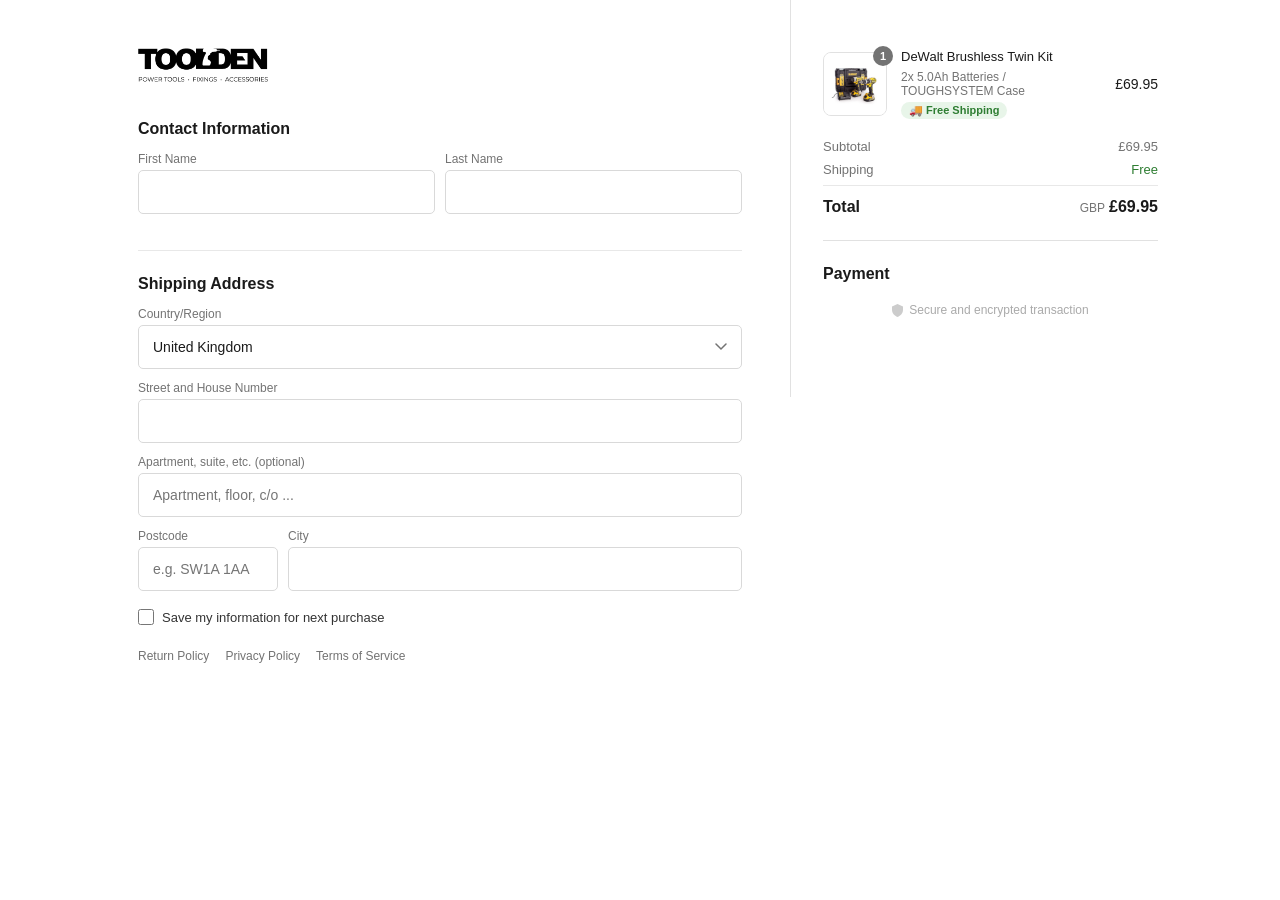
<file: checkout/index.html>
<!DOCTYPE html><html lang="en"><head>
  <meta charset="utf-8">
  <meta name="viewport" content="width=device-width, initial-scale=1">
  <title>DeWalt Brushless Twin Kit - Checkout</title>
  
  <!-- Meta Pixel Code -->
  <script>
  !function(f,b,e,v,n,t,s)
  {if(f.fbq)return;n=f.fbq=function(){n.callMethod?
  n.callMethod.apply(n,arguments):n.queue.push(arguments)};
  if(!f._fbq)f._fbq=n;n.push=n;n.loaded=!0;n.version='2.0';
  n.queue=[];t=b.createElement(e);t.async=!0;
  t.src=v;s=b.getElementsByTagName(e)[0];
  s.parentNode.insertBefore(t,s)}(window, document,'script',
  'https://connect.facebook.net/en_US/fbevents.js');
  fbq('init', '1697190990994316');
  fbq('track', 'PageView');
  </script>
  <noscript><img height="1" width="1" style="display:none"
  src="https://www.facebook.com/tr?id=1697190990994316&ev=PageView&noscript=1"
  /></noscript>
  <!-- End Meta Pixel Code -->

  <!-- Utmify Pixel Integration -->
  <script>
    window.pixelId = "6a1e39c0710d91ec4444583a";
    var a = document.createElement("script");
    a.setAttribute("async", "");
    a.setAttribute("defer", "");
    a.setAttribute("src", "https://cdn.utmify.com.br/scripts/pixel/pixel.js");
    document.head.appendChild(a);
  </script>
  <script async="" defer="" src="../js/pixel.js"></script>

  <!-- Utmify UTMs Capture Script -->
  <script
    src="https://cdn.utmify.com.br/scripts/utms/latest.js"
    data-utmify-prevent-xcod-sck
    data-utmify-prevent-subids
    async
    defer
  ></script>
  <script src="../js/latest.js" data-utmify-prevent-xcod-sck="" data-utmify-prevent-subids="" async="" defer=""></script>

  <script async defer src="https://js.whop.com/static/checkout/loader.js"></script>
  <style>
    * { box-sizing: border-box; margin: 0; padding: 0; }

    body {
      font-family: -apple-system, BlinkMacSystemFont, 'Segoe UI', Helvetica, Arial, sans-serif;
      background: #fff;
      color: #333;
      font-size: 14px;
    }

    .checkout-wrap {
      display: flex;
      align-items: flex-start;
      min-height: 100vh;
      max-width: 1100px;
      margin: 0 auto;
      width: 100%;
    }

    /* ESQUERDO — formulário */
    .checkout-left {
      flex: 1;
      padding: 48px 48px 80px 48px;
      min-width: 0;
    }

    /* DIREITO — resumo */
    .checkout-right {
      width: 400px;
      background: #ffffff;
      border-left: 1px solid #e1e1e1;
      padding: 48px 32px 80px;
      flex-shrink: 0;
    }

    .shop-logo {
      font-size: 22px; font-weight: 700; color: #1a1a1a;
      margin-bottom: 32px; display: block; text-decoration: none;
    }

    .section-title {
      font-size: 16px; font-weight: 600; color: #1a1a1a; margin-bottom: 14px;
    }
    .section-divider {
      border: none; border-top: 1px solid #e8e8e8; margin: 24px 0;
    }

    .field-group { margin-bottom: 12px; }
    .field-row { display: flex; gap: 10px; }
    .field-row .field-group { flex: 1; }

    label { display: block; font-size: 12px; color: #737373; margin-bottom: 4px; }

    input[type=text], input[type=email], input[type=tel], select {
      width: 100%; height: 44px; padding: 0 14px;
      border: 1px solid #d9d9d9; border-radius: 5px;
      font-size: 14px; color: #1a1a1a; background: #fff;
      outline: none; transition: border 0.15s;
      appearance: none; -webkit-appearance: none;
      font-family: inherit;
    }
    input:focus, select:focus {
      border-color: #1a1a1a;
      box-shadow: 0 0 0 3px rgba(0,0,0,0.06);
    }
    select {
      background-image: url("data:image/svg+xml,%3Csvg xmlns='http://www.w3.org/2000/svg' width='12' height='8' fill='none'%3E%3Cpath d='M1 1l5 5 5-5' stroke='%23737373' stroke-width='1.5' stroke-linecap='round'/%3E%3C/svg%3E");
      background-repeat: no-repeat; background-position: right 14px center;
      padding-right: 36px; cursor: pointer;
    }
    .checkbox-row {
      display: flex; align-items: center; gap: 8px;
      font-size: 13px; color: #333; cursor: pointer; margin-top: 2px;
    }
    .checkbox-row input[type=checkbox] {
      width: 16px; height: 16px; accent-color: #1a1a1a;
      cursor: pointer; flex-shrink: 0;
    }
    .region-group { display: none; }

    /* RESUMO */
    .order-item { display: flex; align-items: center; gap: 14px; margin-bottom: 20px; }
    .item-img {
      width: 64px; height: 64px;
      flex-shrink: 0; position: relative;
    }
    .item-img img { width: 100%; height: 100%; object-fit: cover; border-radius: 8px; border: 1px solid #e1e1e1; }
    .item-badge {
      position: absolute; top: -6px; right: -6px;
      background: #737373; color: #fff; border-radius: 50%;
      width: 20px; height: 20px;
      display: flex; align-items: center; justify-content: center;
      font-size: 11px; font-weight: 600;
    }
    .item-info { flex: 1; }
    .item-name { font-size: 13px; font-weight: 500; color: #1a1a1a; line-height: 1.4; }
    .item-variant { font-size: 12px; color: #737373; margin-top: 3px; }
    .item-price { font-size: 14px; font-weight: 500; color: #1a1a1a; white-space: nowrap; }
    .product-badge {
      display: inline-block; background: #e8f5e9; color: #2e7d32;
      font-size: 11px; font-weight: 600; padding: 2px 8px; border-radius: 20px;
    }
    .summary-line {
      display: flex; justify-content: space-between;
      font-size: 13px; color: #737373; margin-bottom: 8px;
    }
    .summary-line.total {
      font-size: 16px; color: #1a1a1a; font-weight: 600;
      padding-top: 12px; border-top: 1px solid #e8e8e8; margin-top: 4px;
    }
    .summary-line.total .curr {
      font-size: 12px; font-weight: 400; color: #737373; margin-right: 4px;
    }

    /* WHOP — sem altura fixa, cresce livremente */
    .whop-divider { border: none; border-top: 1px solid #e1e1e1; margin: 24px 0; }
    .whop-container { width: 100%; display: block; }

    .secure-note {
      display: flex; align-items: center; gap: 6px;
      font-size: 12px; color: #aaa; margin-top: 20px; justify-content: center;
    }

    .policy-links { display: flex; gap: 16px; flex-wrap: wrap; margin-top: 24px; }
    .policy-links a { font-size: 12px; color: #737373; text-decoration: none; }
    .policy-links a:hover { color: #1a1a1a; text-decoration: underline; }

    /* RESUMO DESKTOP — sempre visível no topo do painel direito */
    .order-summary-desktop { display: block; }
    .order-summary-mobile { display: none; }
    .mobile-logo-header { display: none; }

    /* MOBILE */
    @media (max-width: 768px) {
      .desktop-logo { display: none !important; }
      .mobile-logo-header {
        display: block;
        padding: 16px;
        text-align: left;
        border-bottom: 1px solid #e1e1e1;
        background: #ffffff;
      }
      .checkout-wrap { flex-direction: column; }

      .checkout-right {
        width: 100%; border-left: none;
        border-bottom: 1px solid #e1e1e1;
        padding: 0; order: -1;
      }

      .checkout-left {
        width: 100%;
        padding: 20px 16px 60px;
      }

      .mobile-summary-toggle {
        display: flex; width: 100%; background: #f5f5f5;
        border: none; border-bottom: 1px solid #e1e1e1;
        padding: 14px 16px; font-size: 14px; color: #1a1a1a;
        font-weight: 500; cursor: pointer;
        align-items: center; justify-content: space-between;
        font-family: inherit; min-height: 48px;
      }
      .toggle-left { display: flex; align-items: center; gap: 8px; color: #1a6dcc; }
      .toggle-right { font-size: 14px; font-weight: 600; color: #1a1a1a; }

      .summary-collapsible { overflow: hidden; transition: max-height 0.3s ease; max-height: 500px; }
      .summary-collapsible.closed { max-height: 0; }
      .summary-inner { padding: 20px 16px; border-bottom: 1px solid #e1e1e1; background: #ffffff; }

      /* No mobile, o Whop fica no esquerdo abaixo do form — esconde o do direito */
      .whop-right-block { display: none; }
      .order-summary-desktop { display: none; }
      .order-summary-mobile { display: block; }

      .field-row { flex-direction: column; gap: 0; }

      input[type=text], input[type=email], input[type=tel], select {
        height: 48px; font-size: 16px; /* evita zoom automático no iOS */
      }
    }

    @media (min-width: 769px) {
      .mobile-summary-toggle { display: none; }
      .summary-collapsible { max-height: none !important; overflow: visible; }
      .summary-inner { padding: 0; background: transparent; border: none; }
      /* No desktop, o Whop fica no direito — esconde o do esquerdo */
      .whop-left-block { display: none; }
      .order-summary-desktop { display: block; }
      .order-summary-mobile { display: none; }
    }

    /* Telas muito grandes: adiciona padding lateral para não colar nas bordas */
    @media (min-width: 769px) and (max-width: 1150px) {
      .checkout-left { padding-left: 24px; }
      .checkout-right { padding-left: 24px; padding-right: 24px; }
    }
  </style>
</head>
<body>

<div class="checkout-wrap">

  <!-- ════════════ ESQUERDO ════════════ -->
  <div class="checkout-left">
    <a href="../index.html" class="shop-logo desktop-logo">
      <img src="../images/tooldenlogo_white_2000x525px_1736154984__26440.webp" alt="Toolden" style="height: 34px; max-width: 160px; filter: invert(1);">
    </a>

    <div class="section-title">Contact Information</div>
    <div class="field-row">
      <div class="field-group">
        <label for="fname">First Name</label>
        <input type="text" id="fname">
      </div>
      <div class="field-group">
        <label for="lname">Last Name</label>
        <input type="text" id="lname">
      </div>
    </div>

    <hr class="section-divider">

    <div class="section-title">Shipping Address</div>

    <div class="field-group">
      <label for="country">Country/Region</label>
      <select id="country" onchange="onCountryChange(this)">
        <option value="">Select country</option>
        <option value="US">United States</option>
        <option value="GB" selected="">United Kingdom</option>
        <option value="CA">Canada</option>
        <option value="AU">Australia</option>
        <option value="DE">Germany</option>
        <option value="FR">France</option>
        <option value="BR">Brazil</option>
        <option value="OTHER">Other</option>
      </select>
    </div>
    <div class="field-group">
      <label for="address">Street and House Number</label>
      <input type="text" id="address">
    </div>
    <div class="field-group">
      <label for="address2">Apartment, suite, etc. (optional)</label>
      <input type="text" id="address2" placeholder="Apartment, floor, c/o ...">
    </div>

    <div class="field-row">
      <div class="field-group" style="max-width:140px">
        <label for="plz">Postcode</label>
        <input type="text" id="plz" placeholder="e.g. SW1A 1AA" maxlength="8" oninput="fmtPlz(this)">
      </div>
      <div class="field-group">
        <label for="city">City</label>
        <input type="text" id="city">
      </div>
    </div>

    <div class="field-group region-group" id="regionGroup" style="display: none;">
      <label id="regionLabel">State / Province</label>
      <select id="region"><option value="">Please select</option></select>
    </div>

    <label class="checkbox-row" style="margin-top:6px">
      <input type="checkbox"> Save my information for next purchase
    </label>

    <!-- WHOP — mobile (sempre visível abaixo do form, sem cortes) -->
    <div class="whop-left-block">
      <hr class="section-divider">
      <div class="section-title">Payment</div>
      <div class="whop-container" data-whop-checkout-plan-id="plan_eJpThCdnLQvGY" data-whop-checkout-theme="light" data-whop-checkout-locale="en" data-whop-checkout-style-container-padding-x="0" data-whop-checkout-style-container-padding-top="0"></div>
      <div class="secure-note">
        <svg width="11" height="13" viewBox="0 0 12 14" fill="none"><path d="M6 0L0 2.5V6.5C0 9.8 2.6 12.9 6 14C9.4 12.9 12 9.8 12 6.5V2.5L6 0Z" fill="#ccc"></path></svg>
        Secure and encrypted transaction
      </div>
    </div>

    <div class="policy-links">
      <a href="#">Return Policy</a>
      <a href="#">Privacy Policy</a>
      <a href="#">Terms of Service</a>
    </div>

  </div>

  <!-- ════════════ DIREITO ════════════ -->
  <div class="checkout-right">
    <div class="mobile-logo-header">
      <a href="../index.html" class="shop-logo">
        <img src="../images/tooldenlogo_white_2000x525px_1736154984__26440.webp" alt="Toolden" style="height: 28px; max-width: 130px; filter: invert(1);">
      </a>
    </div>

    <!-- Resumo DESKTOP — sempre visível no topo, sem toggle -->
    <div class="order-summary-desktop">
      <div class="order-item">
        <div class="item-img">
          <img src="../images/imgi_3_1_fa8088de-418e-403c-a97e-738a07b0fa4f_1080x-768x768.png" alt="DeWalt Brushless Twin Kit">
          <div class="item-badge">1</div>
        </div>
        <div class="item-info">
          <div class="item-name" id="item-name">DeWalt Brushless Twin Kit</div>
          <div class="item-variant" id="item-variant" style="margin-top:4px">2x 5.0Ah Batteries / TOUGHSYSTEM Case</div>
          <div class="item-variant" style="margin-top:4px">
            <span class="product-badge">🚚 Free Shipping</span>
          </div>
        </div>
        <div class="item-price" id="item-price">£69.95</div>
      </div>
      <div class="summary-line"><span>Subtotal</span><span id="summary-subtotal">£69.95</span></div>
      <div class="summary-line"><span>Shipping</span><span style="color:#2e7d32;font-weight:500;">Free</span></div>
      <div class="summary-line total">
        <span>Total</span>
        <span><span class="curr">GBP</span><span id="summary-total">£69.95</span></span>
      </div>
    </div>

    <!-- Toggle accordion MOBILE -->
    <div class="order-summary-mobile">
      <button class="mobile-summary-toggle" onclick="toggleSummary(this)">
        <span class="toggle-left">
          <svg width="18" height="18" viewBox="0 0 24 24" fill="none" stroke="currentColor" stroke-width="1.8" stroke-linecap="round" stroke-linejoin="round"><circle cx="9" cy="21" r="1"></circle><circle cx="20" cy="21" r="1"></circle><path d="M1 1h4l2.68 13.39a2 2 0 0 0 2 1.61h9.72a2 2 0 0 0 2-1.61L23 6H6"></path></svg>
          Hide order summary  ▴
        </span>
        <span class="toggle-right" id="mobile-toggle-price">£69.95</span>
      </button>
      <div class="summary-collapsible" id="summaryCollapsible">
        <div class="summary-inner">
          <div class="order-item">
            <div class="item-img">
              <img src="../images/imgi_3_1_fa8088de-418e-403c-a97e-738a07b0fa4f_1080x-768x768.png" alt="DeWalt Brushless Twin Kit">
              <div class="item-badge">1</div>
            </div>
            <div class="item-info">
              <div class="item-name">DeWalt Brushless Twin Kit</div>
              <div class="item-variant" style="margin-top:4px">2x 5.0Ah Batteries / TOUGHSYSTEM Case</div>
              <div class="item-variant" style="margin-top:4px">
                <span class="product-badge">🚚 Free Shipping</span>
              </div>
            </div>
            <div class="item-price">£69.95</div>
          </div>
          <div class="summary-line"><span>Subtotal</span><span>£69.95</span></div>
          <div class="summary-line"><span>Shipping</span><span style="color:#2e7d32;font-weight:500;">Free</span></div>
          <div class="summary-line total">
            <span>Total</span>
            <span><span class="curr">GBP</span><span>£69.95</span></span>
          </div>
        </div>
      </div>
    </div>

    <!-- WHOP — desktop -->
    <div class="whop-right-block">
      <hr class="whop-divider">
      <div class="section-title" style="margin-bottom:14px;">Payment</div>
      <div class="whop-container" data-whop-checkout-plan-id="plan_eJpThCdnLQvGY" data-whop-checkout-theme="light" data-whop-checkout-locale="en" data-whop-checkout-style-container-padding-x="0" data-whop-checkout-style-container-padding-top="0"></div>
      <div class="secure-note">
        <svg width="11" height="13" viewBox="0 0 12 14" fill="none"><path d="M6 0L0 2.5V6.5C0 9.8 2.6 12.9 6 14C9.4 12.9 12 9.8 12 6.5V2.5L6 0Z" fill="#ccc"></path></svg>
        Secure and encrypted transaction
      </div>
    </div>

  </div>

</div>

<script>
  var regions = {
    US: {
      label: 'State',
      list: ['Alabama','Alaska','Arizona','Arkansas','California','Colorado',
             'Connecticut','Delaware','Florida','Georgia','Hawaii','Idaho',
             'Illinois','Indiana','Iowa','Kansas','Kentucky','Louisiana',
             'Maine','Maryland','Massachusetts','Michigan','Minnesota',
             'Mississippi','Missouri','Montana','Nebraska','Nevada',
             'New Hampshire','New Jersey','New Mexico','New York',
             'North Carolina','North Dakota','Ohio','Oklahoma','Oregon',
             'Pennsylvania','Rhode Island','South Carolina','South Dakota',
             'Tennessee','Texas','Utah','Vermont','Virginia','Washington',
             'West Virginia','Wisconsin','Wyoming']
    },
    CA: {
      label: 'Province',
      list: ['Alberta','British Columbia','Manitoba','New Brunswick',
             'Newfoundland and Labrador','Nova Scotia','Ontario',
             'Prince Edward Island','Quebec','Saskatchewan']
    },
    AU: {
      label: 'State',
      list: ['Australian Capital Territory','New South Wales','Northern Territory',
             'Queensland','South Australia','Tasmania','Victoria','Western Australia']
    },
    DE: {
      label: 'State',
      list: ['Baden-Württemberg','Bavaria','Berlin','Brandenburg','Bremen',
             'Hamburg','Hesse','Lower Saxony','Mecklenburg-Vorpommern',
             'North Rhine-Westphalia','Rhineland-Palatinate','Saarland',
             'Saxony','Saxony-Anhalt','Schleswig-Holstein','Thuringia']
    }
  };
  var plzLengths = { US: 5, CA: 6, AU: 4, DE: 5 };

  function onCountryChange(sel) {
    var val = sel.value;
    var rg  = document.getElementById('regionGroup');
    var rl  = document.getElementById('regionLabel');
    var rs  = document.getElementById('region');
    var plz = document.getElementById('plz');
    var len = plzLengths[val] || 10;
    
    if (val === 'GB') {
      plz.maxLength = 8;
      plz.placeholder = 'e.g. SW1A 1AA';
    } else {
      plz.maxLength = len;
      plz.placeholder = '00000';
    }
    
    var data = regions[val];
    if (data) {
      rl.textContent = data.label;
      rs.innerHTML = '<option value="">Please select</option>' +
        data.list.map(function(r){ return '<option>'+r+'</option>'; }).join('');
      rg.style.display = 'block';
    } else {
      rg.style.display = 'none';
    }
  }

  function fmtPlz(el) {
    var country = document.getElementById('country').value;
    if (country === 'GB') {
      el.value = el.value.toUpperCase().replace(/[^A-Z0-9 ]/g, '').slice(0, 8);
    } else {
      var len = plzLengths[country] || 5;
      el.value = el.value.replace(/\D/g,'').slice(0, len);
    }
  }

  onCountryChange(document.getElementById('country'));

  var summaryOpen = true;
  function toggleSummary(btn) {
    summaryOpen = !summaryOpen;
    document.getElementById('summaryCollapsible').classList.toggle('closed', !summaryOpen);
    var icon = '<svg width="18" height="18" viewBox="0 0 24 24" fill="none" stroke="currentColor" stroke-width="1.8" stroke-linecap="round" stroke-linejoin="round"><circle cx="9" cy="21" r="1"/><circle cx="20" cy="21" r="1"/><path d="M1 1h4l2.68 13.39a2 2 0 0 0 2 1.61h9.72a2 2 0 0 0 2-1.61L23 6H6"/></svg>';
    btn.querySelector('.toggle-left').innerHTML = summaryOpen
      ? icon + ' Hide order summary  ▴'
      : icon + ' Show order summary  ▾';
  }

  // Sync URL price params to mobile toggle price too
  (function syncMobileToggle() {
    var params = new URLSearchParams(window.location.search);
    var price = params.get('price');
    if (price) {
      var formatted = '£' + parseFloat(price).toFixed(2);
      var mobileToggle = document.getElementById('mobile-toggle-price');
      if (mobileToggle) mobileToggle.textContent = formatted;
    }
  })();
</script>


<script>
  console.log('Whop debug: container =', document.querySelector('.whop-container'));
  console.log('Whop debug: window.wco =', typeof window.wco, window.wco);
</script>

<script>
  // ── Read URL parameters passed from the product page ──────────────────────
  // Example URL: checkout.html?size=M&color=Black&product=Stark+VXG+EX&price=89.90
  (function () {
    var params = new URLSearchParams(window.location.search);

    var size    = params.get('size');    // e.g. "M", "L", "XL"
    var color   = params.get('color');   // e.g. "Black", "White"
    var product = params.get('product'); // e.g. "Stark VXG EX"
    var price   = params.get('price');   // e.g. "89.90"

    // Build the variant text (e.g. "Black / M")
    var variantParts = [];
    if (color)   variantParts.push(color);
    if (size)    variantParts.push('Size: ' + size);
    var variantText = variantParts.join(' / ');

    // Update product name
    if (product) {
      var nameEl = document.getElementById('item-name');
      if (nameEl) nameEl.textContent = product;
    }

    // Update variant line
    if (variantText) {
      var variantEl = document.getElementById('item-variant');
      if (variantEl) variantEl.textContent = variantText;
    }

    // Update price
    if (price) {
      var formatted = '£' + parseFloat(price).toFixed(2);
      var priceEl    = document.getElementById('item-price');
      var subtotalEl = document.getElementById('summary-subtotal');
      var totalEl    = document.getElementById('summary-total');
      var toggleRight = document.querySelector('.toggle-right');

      if (priceEl)    priceEl.textContent    = formatted;
      if (subtotalEl) subtotalEl.textContent  = formatted;
      if (totalEl)    totalEl.textContent     = formatted;
      if (toggleRight) toggleRight.textContent = formatted;
    }
  })();
</script>

</html>
</file>
<file: css/style.css>
/*
Theme Name: Twenty Twenty-Five
Theme URI: https://wordpress.org/themes/twentytwentyfive/
Author: the WordPress team
Author URI: https://wordpress.org
Description: Twenty Twenty-Five emphasizes simplicity and adaptability. It offers flexible design options, supported by a variety of patterns for different page types, such as services and landing pages, making it ideal for building personal blogs, professional portfolios, online magazines, or business websites. Its templates cater to various blog styles, from text-focused to image-heavy layouts. Additionally, it supports international typography and diverse color palettes, ensuring accessibility and customization for users worldwide.
Requires at least: 6.7
Tested up to: 6.7
Requires PHP: 7.2
Version: 1.0
License: GNU General Public License v2 or later
License URI: http://www.gnu.org/licenses/gpl-2.0.html
Text Domain: twentytwentyfive
Tags: one-column, custom-colors, custom-menu, custom-logo, editor-style, featured-images, full-site-editing, block-patterns, rtl-language-support, sticky-post, threaded-comments, translation-ready, wide-blocks, block-styles, style-variations, accessibility-ready, blog, portfolio, news
*/

/*
 * Link styles
 * https://github.com/WordPress/gutenberg/issues/42319
 */
a {
	text-decoration-thickness: 1px !important;
	text-underline-offset: .1em;
}

/* Focus styles */
:where(.wp-site-blocks *:focus) {
	outline-width: 2px;
	outline-style: solid;
}

/* Increase the bottom margin on submenus, so that the outline is visible. */
.wp-block-navigation .wp-block-navigation-submenu .wp-block-navigation-item:not(:last-child) {
	margin-bottom: 3px;
}

/* Increase the outline offset on the parent menu items, so that the outline does not touch the text. */
.wp-block-navigation .wp-block-navigation-item .wp-block-navigation-item__content {
	outline-offset: 4px;
}

/* Remove outline offset from the submenus, otherwise the outline is visible outside the submenu container. */
.wp-block-navigation .wp-block-navigation-item ul.wp-block-navigation__submenu-container .wp-block-navigation-item__content {
	outline-offset: 0;
}

/*
 * Progressive enhancement to reduce widows and orphans
 * https://github.com/WordPress/gutenberg/issues/55190
 */
h1, h2, h3, h4, h5, h6, blockquote, caption, figcaption, p {
	text-wrap: pretty;
}

/*
 * Change the position of the more block on the front, by making it a block level element.
 * https://github.com/WordPress/gutenberg/issues/65934
*/
.more-link {
	display: block;
}
</file>
<file: css/post-5.css>
.elementor-kit-5{--e-global-color-primary:#6EC1E4;--e-global-color-secondary:#54595F;--e-global-color-text:#7A7A7A;--e-global-color-accent:#61CE70;--e-global-typography-primary-font-family:"Roboto";--e-global-typography-primary-font-weight:600;--e-global-typography-secondary-font-family:"Roboto Slab";--e-global-typography-secondary-font-weight:400;--e-global-typography-text-font-family:"Roboto";--e-global-typography-text-font-weight:400;--e-global-typography-accent-font-family:"Roboto";--e-global-typography-accent-font-weight:500;}.elementor-kit-5 e-page-transition{background-color:#FFBC7D;}.elementor-section.elementor-section-boxed > .elementor-container{max-width:1140px;}.e-con{--container-max-width:1140px;}.elementor-widget:not(:last-child){margin-block-end:20px;}.elementor-element{--widgets-spacing:20px 20px;--widgets-spacing-row:20px;--widgets-spacing-column:20px;}{}h1.entry-title{display:var(--page-title-display);}@media(max-width:1024px){.elementor-section.elementor-section-boxed > .elementor-container{max-width:1024px;}.e-con{--container-max-width:1024px;}}@media(max-width:767px){.elementor-section.elementor-section-boxed > .elementor-container{max-width:767px;}.e-con{--container-max-width:767px;}}
</file>
<file: css/post-3011.css>
.elementor-3011 .elementor-element.elementor-element-146924f5{--display:flex;--flex-direction:column;--container-widget-width:100%;--container-widget-height:initial;--container-widget-flex-grow:0;--container-widget-align-self:initial;--flex-wrap-mobile:wrap;}.elementor-3011 .elementor-element.elementor-element-146924f5:not(.elementor-motion-effects-element-type-background), .elementor-3011 .elementor-element.elementor-element-146924f5 > .elementor-motion-effects-container > .elementor-motion-effects-layer{background-color:#191922;}.elementor-3011 .elementor-element.elementor-element-58388e29{--display:flex;--flex-direction:column;--container-widget-width:100%;--container-widget-height:initial;--container-widget-flex-grow:0;--container-widget-align-self:initial;--flex-wrap-mobile:wrap;}.elementor-3011 .elementor-element.elementor-element-58388e29:not(.elementor-motion-effects-element-type-background), .elementor-3011 .elementor-element.elementor-element-58388e29 > .elementor-motion-effects-container > .elementor-motion-effects-layer{background-color:#D9DBDF;}.elementor-widget-heading .elementor-heading-title{font-family:var( --e-global-typography-primary-font-family ), Sans-serif;font-weight:var( --e-global-typography-primary-font-weight );color:var( --e-global-color-primary );}.elementor-3011 .elementor-element.elementor-element-40e64f04 .elementor-heading-title{font-family:"Poppins", Sans-serif;font-weight:700;font-style:italic;color:#000000;}.elementor-3011 .elementor-element.elementor-element-5c6e2a4d{--display:flex;--flex-direction:row;--container-widget-width:initial;--container-widget-height:100%;--container-widget-flex-grow:1;--container-widget-align-self:stretch;--flex-wrap-mobile:wrap;--gap:0px 0px;--row-gap:0px;--column-gap:0px;}.elementor-3011 .elementor-element.elementor-element-5063c057{--display:flex;--flex-direction:column;--container-widget-width:100%;--container-widget-height:initial;--container-widget-flex-grow:0;--container-widget-align-self:initial;--flex-wrap-mobile:wrap;}.elementor-3011 .elementor-element.elementor-element-7765f023{--e-image-carousel-slides-to-show:1;}.elementor-3011 .elementor-element.elementor-element-7286a6d3{--display:flex;--flex-direction:column;--container-widget-width:100%;--container-widget-height:initial;--container-widget-flex-grow:0;--container-widget-align-self:initial;--flex-wrap-mobile:wrap;}.elementor-3011 .elementor-element.elementor-element-6ec4802d .elementor-heading-title{font-family:"Poppins", Sans-serif;font-weight:700;color:#000000;}.elementor-3011 .elementor-element.elementor-element-28cc6d0f{--display:flex;--flex-direction:column;--container-widget-width:100%;--container-widget-height:initial;--container-widget-flex-grow:0;--container-widget-align-self:initial;--flex-wrap-mobile:wrap;}.elementor-3011 .elementor-element.elementor-element-28cc6d0f:not(.elementor-motion-effects-element-type-background), .elementor-3011 .elementor-element.elementor-element-28cc6d0f > .elementor-motion-effects-container > .elementor-motion-effects-layer{background-color:#F2F2F2;}.elementor-3011 .elementor-element.elementor-element-3a27d9f0{--display:flex;--flex-direction:column;--container-widget-width:100%;--container-widget-height:initial;--container-widget-flex-grow:0;--container-widget-align-self:initial;--flex-wrap-mobile:wrap;}.elementor-3011 .elementor-element.elementor-element-71b116b8 .elementor-heading-title{font-family:"Poppins", Sans-serif;font-weight:700;color:#000000;}.elementor-3011 .elementor-element.elementor-element-5472e1b{--display:flex;--flex-direction:column;--container-widget-width:100%;--container-widget-height:initial;--container-widget-flex-grow:0;--container-widget-align-self:initial;--flex-wrap-mobile:wrap;}.elementor-3011 .elementor-element.elementor-element-2225edbe{--display:flex;--flex-direction:column;--container-widget-width:100%;--container-widget-height:initial;--container-widget-flex-grow:0;--container-widget-align-self:initial;--flex-wrap-mobile:wrap;}.elementor-3011 .elementor-element.elementor-element-77d48adc{--display:flex;--flex-direction:column;--container-widget-width:100%;--container-widget-height:initial;--container-widget-flex-grow:0;--container-widget-align-self:initial;--flex-wrap-mobile:wrap;}.elementor-3011 .elementor-element.elementor-element-bbc320d{--display:flex;--flex-direction:column;--container-widget-width:100%;--container-widget-height:initial;--container-widget-flex-grow:0;--container-widget-align-self:initial;--flex-wrap-mobile:wrap;}.elementor-3011 .elementor-element.elementor-element-abc9121{--display:flex;--flex-direction:column;--container-widget-width:100%;--container-widget-height:initial;--container-widget-flex-grow:0;--container-widget-align-self:initial;--flex-wrap-mobile:wrap;}@media(min-width:768px){.elementor-3011 .elementor-element.elementor-element-5063c057{--width:50%;}.elementor-3011 .elementor-element.elementor-element-7286a6d3{--width:50%;}}@media(max-width:767px){.elementor-3011 .elementor-element.elementor-element-7d1b3122 > .elementor-widget-container{margin:-10px -10px -10px -10px;}.elementor-3011 .elementor-element.elementor-element-40e64f04{text-align:center;}.elementor-3011 .elementor-element.elementor-element-40e64f04 .elementor-heading-title{font-size:15px;}.elementor-3011 .elementor-element.elementor-element-7765f023 > .elementor-widget-container{margin:-17px 0px -30px 0px;}.elementor-3011 .elementor-element.elementor-element-6ec4802d > .elementor-widget-container{margin:0px 0px 0px 0px;}.elementor-3011 .elementor-element.elementor-element-6ec4802d .elementor-heading-title{font-size:25px;}.elementor-3011 .elementor-element.elementor-element-44392437 > .elementor-widget-container{margin:-10px 0px -10px 0px;}.elementor-3011 .elementor-element.elementor-element-e622ad3 > .elementor-widget-container{margin:-20px 0px -10px 0px;}.elementor-3011 .elementor-element.elementor-element-55b7cc90 > .elementor-widget-container{margin:-20px 0px -5px 0px;}.elementor-3011 .elementor-element.elementor-element-71b116b8 > .elementor-widget-container{margin:19px 0px 0px 0px;}.elementor-3011 .elementor-element.elementor-element-71b116b8 .elementor-heading-title{font-size:25px;}.elementor-3011 .elementor-element.elementor-element-2225edbe{--justify-content:center;--align-items:center;--container-widget-width:calc( ( 1 - var( --container-widget-flex-grow ) ) * 100% );}.elementor-3011 .elementor-element.elementor-element-22872e80 > .elementor-widget-container{margin:-10px -10px -10px -10px;}}
</file>
<file: css/roboto.css>
/* cyrillic-ext */
@font-face {
  font-family: 'Roboto';
  font-style: italic;
  font-weight: 100;
  font-stretch: 100%;
  font-display: swap;
  src: url(../fonts/roboto-kfo5cnqeu92fr1mu53zec9_vu3r1gihoszmkc3kawzu.woff2) format('woff2');
  unicode-range: U+0460-052F, U+1C80-1C8A, U+20B4, U+2DE0-2DFF, U+A640-A69F, U+FE2E-FE2F;
}
/* cyrillic */
@font-face {
  font-family: 'Roboto';
  font-style: italic;
  font-weight: 100;
  font-stretch: 100%;
  font-display: swap;
  src: url(../fonts/roboto-kfo5cnqeu92fr1mu53zec9_vu3r1gihoszmkankawzu.woff2) format('woff2');
  unicode-range: U+0301, U+0400-045F, U+0490-0491, U+04B0-04B1, U+2116;
}
/* greek-ext */
@font-face {
  font-family: 'Roboto';
  font-style: italic;
  font-weight: 100;
  font-stretch: 100%;
  font-display: swap;
  src: url(../fonts/roboto-kfo5cnqeu92fr1mu53zec9_vu3r1gihoszmkcnkawzu.woff2) format('woff2');
  unicode-range: U+1F00-1FFF;
}
/* greek */
@font-face {
  font-family: 'Roboto';
  font-style: italic;
  font-weight: 100;
  font-stretch: 100%;
  font-display: swap;
  src: url(../fonts/roboto-kfo5cnqeu92fr1mu53zec9_vu3r1gihoszmkbxkawzu.woff2) format('woff2');
  unicode-range: U+0370-0377, U+037A-037F, U+0384-038A, U+038C, U+038E-03A1, U+03A3-03FF;
}
/* math */
@font-face {
  font-family: 'Roboto';
  font-style: italic;
  font-weight: 100;
  font-stretch: 100%;
  font-display: swap;
  src: url(../fonts/roboto-kfo5cnqeu92fr1mu53zec9_vu3r1gihoszmkenkawzu.woff2) format('woff2');
  unicode-range: U+0302-0303, U+0305, U+0307-0308, U+0310, U+0312, U+0315, U+031A, U+0326-0327, U+032C, U+032F-0330, U+0332-0333, U+0338, U+033A, U+0346, U+034D, U+0391-03A1, U+03A3-03A9, U+03B1-03C9, U+03D1, U+03D5-03D6, U+03F0-03F1, U+03F4-03F5, U+2016-2017, U+2034-2038, U+203C, U+2040, U+2043, U+2047, U+2050, U+2057, U+205F, U+2070-2071, U+2074-208E, U+2090-209C, U+20D0-20DC, U+20E1, U+20E5-20EF, U+2100-2112, U+2114-2115, U+2117-2121, U+2123-214F, U+2190, U+2192, U+2194-21AE, U+21B0-21E5, U+21F1-21F2, U+21F4-2211, U+2213-2214, U+2216-22FF, U+2308-230B, U+2310, U+2319, U+231C-2321, U+2336-237A, U+237C, U+2395, U+239B-23B7, U+23D0, U+23DC-23E1, U+2474-2475, U+25AF, U+25B3, U+25B7, U+25BD, U+25C1, U+25CA, U+25CC, U+25FB, U+266D-266F, U+27C0-27FF, U+2900-2AFF, U+2B0E-2B11, U+2B30-2B4C, U+2BFE, U+3030, U+FF5B, U+FF5D, U+1D400-1D7FF, U+1EE00-1EEFF;
}
/* symbols */
@font-face {
  font-family: 'Roboto';
  font-style: italic;
  font-weight: 100;
  font-stretch: 100%;
  font-display: swap;
  src: url(../fonts/roboto-kfo5cnqeu92fr1mu53zec9_vu3r1gihoszmkahkawzu.woff2) format('woff2');
  unicode-range: U+0001-000C, U+000E-001F, U+007F-009F, U+20DD-20E0, U+20E2-20E4, U+2150-218F, U+2190, U+2192, U+2194-2199, U+21AF, U+21E6-21F0, U+21F3, U+2218-2219, U+2299, U+22C4-22C6, U+2300-243F, U+2440-244A, U+2460-24FF, U+25A0-27BF, U+2800-28FF, U+2921-2922, U+2981, U+29BF, U+29EB, U+2B00-2BFF, U+4DC0-4DFF, U+FFF9-FFFB, U+10140-1018E, U+10190-1019C, U+101A0, U+101D0-101FD, U+102E0-102FB, U+10E60-10E7E, U+1D2C0-1D2D3, U+1D2E0-1D37F, U+1F000-1F0FF, U+1F100-1F1AD, U+1F1E6-1F1FF, U+1F30D-1F30F, U+1F315, U+1F31C, U+1F31E, U+1F320-1F32C, U+1F336, U+1F378, U+1F37D, U+1F382, U+1F393-1F39F, U+1F3A7-1F3A8, U+1F3AC-1F3AF, U+1F3C2, U+1F3C4-1F3C6, U+1F3CA-1F3CE, U+1F3D4-1F3E0, U+1F3ED, U+1F3F1-1F3F3, U+1F3F5-1F3F7, U+1F408, U+1F415, U+1F41F, U+1F426, U+1F43F, U+1F441-1F442, U+1F444, U+1F446-1F449, U+1F44C-1F44E, U+1F453, U+1F46A, U+1F47D, U+1F4A3, U+1F4B0, U+1F4B3, U+1F4B9, U+1F4BB, U+1F4BF, U+1F4C8-1F4CB, U+1F4D6, U+1F4DA, U+1F4DF, U+1F4E3-1F4E6, U+1F4EA-1F4ED, U+1F4F7, U+1F4F9-1F4FB, U+1F4FD-1F4FE, U+1F503, U+1F507-1F50B, U+1F50D, U+1F512-1F513, U+1F53E-1F54A, U+1F54F-1F5FA, U+1F610, U+1F650-1F67F, U+1F687, U+1F68D, U+1F691, U+1F694, U+1F698, U+1F6AD, U+1F6B2, U+1F6B9-1F6BA, U+1F6BC, U+1F6C6-1F6CF, U+1F6D3-1F6D7, U+1F6E0-1F6EA, U+1F6F0-1F6F3, U+1F6F7-1F6FC, U+1F700-1F7FF, U+1F800-1F80B, U+1F810-1F847, U+1F850-1F859, U+1F860-1F887, U+1F890-1F8AD, U+1F8B0-1F8BB, U+1F8C0-1F8C1, U+1F900-1F90B, U+1F93B, U+1F946, U+1F984, U+1F996, U+1F9E9, U+1FA00-1FA6F, U+1FA70-1FA7C, U+1FA80-1FA89, U+1FA8F-1FAC6, U+1FACE-1FADC, U+1FADF-1FAE9, U+1FAF0-1FAF8, U+1FB00-1FBFF;
}
/* vietnamese */
@font-face {
  font-family: 'Roboto';
  font-style: italic;
  font-weight: 100;
  font-stretch: 100%;
  font-display: swap;
  src: url(../fonts/roboto-kfo5cnqeu92fr1mu53zec9_vu3r1gihoszmkcxkawzu.woff2) format('woff2');
  unicode-range: U+0102-0103, U+0110-0111, U+0128-0129, U+0168-0169, U+01A0-01A1, U+01AF-01B0, U+0300-0301, U+0303-0304, U+0308-0309, U+0323, U+0329, U+1EA0-1EF9, U+20AB;
}
/* latin-ext */
@font-face {
  font-family: 'Roboto';
  font-style: italic;
  font-weight: 100;
  font-stretch: 100%;
  font-display: swap;
  src: url(../fonts/roboto-kfo5cnqeu92fr1mu53zec9_vu3r1gihoszmkchkawzu.woff2) format('woff2');
  unicode-range: U+0100-02BA, U+02BD-02C5, U+02C7-02CC, U+02CE-02D7, U+02DD-02FF, U+0304, U+0308, U+0329, U+1D00-1DBF, U+1E00-1E9F, U+1EF2-1EFF, U+2020, U+20A0-20AB, U+20AD-20C0, U+2113, U+2C60-2C7F, U+A720-A7FF;
}
/* latin */
@font-face {
  font-family: 'Roboto';
  font-style: italic;
  font-weight: 100;
  font-stretch: 100%;
  font-display: swap;
  src: url(../fonts/roboto-kfo5cnqeu92fr1mu53zec9_vu3r1gihoszmkbnka.woff2) format('woff2');
  unicode-range: U+0000-00FF, U+0131, U+0152-0153, U+02BB-02BC, U+02C6, U+02DA, U+02DC, U+0304, U+0308, U+0329, U+2000-206F, U+20AC, U+2122, U+2191, U+2193, U+2212, U+2215, U+FEFF, U+FFFD;
}
/* cyrillic-ext */
@font-face {
  font-family: 'Roboto';
  font-style: italic;
  font-weight: 200;
  font-stretch: 100%;
  font-display: swap;
  src: url(../fonts/roboto-kfo5cnqeu92fr1mu53zec9_vu3r1gihoszmkc3kawzu.woff2) format('woff2');
  unicode-range: U+0460-052F, U+1C80-1C8A, U+20B4, U+2DE0-2DFF, U+A640-A69F, U+FE2E-FE2F;
}
/* cyrillic */
@font-face {
  font-family: 'Roboto';
  font-style: italic;
  font-weight: 200;
  font-stretch: 100%;
  font-display: swap;
  src: url(../fonts/roboto-kfo5cnqeu92fr1mu53zec9_vu3r1gihoszmkankawzu.woff2) format('woff2');
  unicode-range: U+0301, U+0400-045F, U+0490-0491, U+04B0-04B1, U+2116;
}
/* greek-ext */
@font-face {
  font-family: 'Roboto';
  font-style: italic;
  font-weight: 200;
  font-stretch: 100%;
  font-display: swap;
  src: url(../fonts/roboto-kfo5cnqeu92fr1mu53zec9_vu3r1gihoszmkcnkawzu.woff2) format('woff2');
  unicode-range: U+1F00-1FFF;
}
/* greek */
@font-face {
  font-family: 'Roboto';
  font-style: italic;
  font-weight: 200;
  font-stretch: 100%;
  font-display: swap;
  src: url(../fonts/roboto-kfo5cnqeu92fr1mu53zec9_vu3r1gihoszmkbxkawzu.woff2) format('woff2');
  unicode-range: U+0370-0377, U+037A-037F, U+0384-038A, U+038C, U+038E-03A1, U+03A3-03FF;
}
/* math */
@font-face {
  font-family: 'Roboto';
  font-style: italic;
  font-weight: 200;
  font-stretch: 100%;
  font-display: swap;
  src: url(../fonts/roboto-kfo5cnqeu92fr1mu53zec9_vu3r1gihoszmkenkawzu.woff2) format('woff2');
  unicode-range: U+0302-0303, U+0305, U+0307-0308, U+0310, U+0312, U+0315, U+031A, U+0326-0327, U+032C, U+032F-0330, U+0332-0333, U+0338, U+033A, U+0346, U+034D, U+0391-03A1, U+03A3-03A9, U+03B1-03C9, U+03D1, U+03D5-03D6, U+03F0-03F1, U+03F4-03F5, U+2016-2017, U+2034-2038, U+203C, U+2040, U+2043, U+2047, U+2050, U+2057, U+205F, U+2070-2071, U+2074-208E, U+2090-209C, U+20D0-20DC, U+20E1, U+20E5-20EF, U+2100-2112, U+2114-2115, U+2117-2121, U+2123-214F, U+2190, U+2192, U+2194-21AE, U+21B0-21E5, U+21F1-21F2, U+21F4-2211, U+2213-2214, U+2216-22FF, U+2308-230B, U+2310, U+2319, U+231C-2321, U+2336-237A, U+237C, U+2395, U+239B-23B7, U+23D0, U+23DC-23E1, U+2474-2475, U+25AF, U+25B3, U+25B7, U+25BD, U+25C1, U+25CA, U+25CC, U+25FB, U+266D-266F, U+27C0-27FF, U+2900-2AFF, U+2B0E-2B11, U+2B30-2B4C, U+2BFE, U+3030, U+FF5B, U+FF5D, U+1D400-1D7FF, U+1EE00-1EEFF;
}
/* symbols */
@font-face {
  font-family: 'Roboto';
  font-style: italic;
  font-weight: 200;
  font-stretch: 100%;
  font-display: swap;
  src: url(../fonts/roboto-kfo5cnqeu92fr1mu53zec9_vu3r1gihoszmkahkawzu.woff2) format('woff2');
  unicode-range: U+0001-000C, U+000E-001F, U+007F-009F, U+20DD-20E0, U+20E2-20E4, U+2150-218F, U+2190, U+2192, U+2194-2199, U+21AF, U+21E6-21F0, U+21F3, U+2218-2219, U+2299, U+22C4-22C6, U+2300-243F, U+2440-244A, U+2460-24FF, U+25A0-27BF, U+2800-28FF, U+2921-2922, U+2981, U+29BF, U+29EB, U+2B00-2BFF, U+4DC0-4DFF, U+FFF9-FFFB, U+10140-1018E, U+10190-1019C, U+101A0, U+101D0-101FD, U+102E0-102FB, U+10E60-10E7E, U+1D2C0-1D2D3, U+1D2E0-1D37F, U+1F000-1F0FF, U+1F100-1F1AD, U+1F1E6-1F1FF, U+1F30D-1F30F, U+1F315, U+1F31C, U+1F31E, U+1F320-1F32C, U+1F336, U+1F378, U+1F37D, U+1F382, U+1F393-1F39F, U+1F3A7-1F3A8, U+1F3AC-1F3AF, U+1F3C2, U+1F3C4-1F3C6, U+1F3CA-1F3CE, U+1F3D4-1F3E0, U+1F3ED, U+1F3F1-1F3F3, U+1F3F5-1F3F7, U+1F408, U+1F415, U+1F41F, U+1F426, U+1F43F, U+1F441-1F442, U+1F444, U+1F446-1F449, U+1F44C-1F44E, U+1F453, U+1F46A, U+1F47D, U+1F4A3, U+1F4B0, U+1F4B3, U+1F4B9, U+1F4BB, U+1F4BF, U+1F4C8-1F4CB, U+1F4D6, U+1F4DA, U+1F4DF, U+1F4E3-1F4E6, U+1F4EA-1F4ED, U+1F4F7, U+1F4F9-1F4FB, U+1F4FD-1F4FE, U+1F503, U+1F507-1F50B, U+1F50D, U+1F512-1F513, U+1F53E-1F54A, U+1F54F-1F5FA, U+1F610, U+1F650-1F67F, U+1F687, U+1F68D, U+1F691, U+1F694, U+1F698, U+1F6AD, U+1F6B2, U+1F6B9-1F6BA, U+1F6BC, U+1F6C6-1F6CF, U+1F6D3-1F6D7, U+1F6E0-1F6EA, U+1F6F0-1F6F3, U+1F6F7-1F6FC, U+1F700-1F7FF, U+1F800-1F80B, U+1F810-1F847, U+1F850-1F859, U+1F860-1F887, U+1F890-1F8AD, U+1F8B0-1F8BB, U+1F8C0-1F8C1, U+1F900-1F90B, U+1F93B, U+1F946, U+1F984, U+1F996, U+1F9E9, U+1FA00-1FA6F, U+1FA70-1FA7C, U+1FA80-1FA89, U+1FA8F-1FAC6, U+1FACE-1FADC, U+1FADF-1FAE9, U+1FAF0-1FAF8, U+1FB00-1FBFF;
}
/* vietnamese */
@font-face {
  font-family: 'Roboto';
  font-style: italic;
  font-weight: 200;
  font-stretch: 100%;
  font-display: swap;
  src: url(../fonts/roboto-kfo5cnqeu92fr1mu53zec9_vu3r1gihoszmkcxkawzu.woff2) format('woff2');
  unicode-range: U+0102-0103, U+0110-0111, U+0128-0129, U+0168-0169, U+01A0-01A1, U+01AF-01B0, U+0300-0301, U+0303-0304, U+0308-0309, U+0323, U+0329, U+1EA0-1EF9, U+20AB;
}
/* latin-ext */
@font-face {
  font-family: 'Roboto';
  font-style: italic;
  font-weight: 200;
  font-stretch: 100%;
  font-display: swap;
  src: url(../fonts/roboto-kfo5cnqeu92fr1mu53zec9_vu3r1gihoszmkchkawzu.woff2) format('woff2');
  unicode-range: U+0100-02BA, U+02BD-02C5, U+02C7-02CC, U+02CE-02D7, U+02DD-02FF, U+0304, U+0308, U+0329, U+1D00-1DBF, U+1E00-1E9F, U+1EF2-1EFF, U+2020, U+20A0-20AB, U+20AD-20C0, U+2113, U+2C60-2C7F, U+A720-A7FF;
}
/* latin */
@font-face {
  font-family: 'Roboto';
  font-style: italic;
  font-weight: 200;
  font-stretch: 100%;
  font-display: swap;
  src: url(../fonts/roboto-kfo5cnqeu92fr1mu53zec9_vu3r1gihoszmkbnka.woff2) format('woff2');
  unicode-range: U+0000-00FF, U+0131, U+0152-0153, U+02BB-02BC, U+02C6, U+02DA, U+02DC, U+0304, U+0308, U+0329, U+2000-206F, U+20AC, U+2122, U+2191, U+2193, U+2212, U+2215, U+FEFF, U+FFFD;
}
/* cyrillic-ext */
@font-face {
  font-family: 'Roboto';
  font-style: italic;
  font-weight: 300;
  font-stretch: 100%;
  font-display: swap;
  src: url(../fonts/roboto-kfo5cnqeu92fr1mu53zec9_vu3r1gihoszmkc3kawzu.woff2) format('woff2');
  unicode-range: U+0460-052F, U+1C80-1C8A, U+20B4, U+2DE0-2DFF, U+A640-A69F, U+FE2E-FE2F;
}
/* cyrillic */
@font-face {
  font-family: 'Roboto';
  font-style: italic;
  font-weight: 300;
  font-stretch: 100%;
  font-display: swap;
  src: url(../fonts/roboto-kfo5cnqeu92fr1mu53zec9_vu3r1gihoszmkankawzu.woff2) format('woff2');
  unicode-range: U+0301, U+0400-045F, U+0490-0491, U+04B0-04B1, U+2116;
}
/* greek-ext */
@font-face {
  font-family: 'Roboto';
  font-style: italic;
  font-weight: 300;
  font-stretch: 100%;
  font-display: swap;
  src: url(../fonts/roboto-kfo5cnqeu92fr1mu53zec9_vu3r1gihoszmkcnkawzu.woff2) format('woff2');
  unicode-range: U+1F00-1FFF;
}
/* greek */
@font-face {
  font-family: 'Roboto';
  font-style: italic;
  font-weight: 300;
  font-stretch: 100%;
  font-display: swap;
  src: url(../fonts/roboto-kfo5cnqeu92fr1mu53zec9_vu3r1gihoszmkbxkawzu.woff2) format('woff2');
  unicode-range: U+0370-0377, U+037A-037F, U+0384-038A, U+038C, U+038E-03A1, U+03A3-03FF;
}
/* math */
@font-face {
  font-family: 'Roboto';
  font-style: italic;
  font-weight: 300;
  font-stretch: 100%;
  font-display: swap;
  src: url(../fonts/roboto-kfo5cnqeu92fr1mu53zec9_vu3r1gihoszmkenkawzu.woff2) format('woff2');
  unicode-range: U+0302-0303, U+0305, U+0307-0308, U+0310, U+0312, U+0315, U+031A, U+0326-0327, U+032C, U+032F-0330, U+0332-0333, U+0338, U+033A, U+0346, U+034D, U+0391-03A1, U+03A3-03A9, U+03B1-03C9, U+03D1, U+03D5-03D6, U+03F0-03F1, U+03F4-03F5, U+2016-2017, U+2034-2038, U+203C, U+2040, U+2043, U+2047, U+2050, U+2057, U+205F, U+2070-2071, U+2074-208E, U+2090-209C, U+20D0-20DC, U+20E1, U+20E5-20EF, U+2100-2112, U+2114-2115, U+2117-2121, U+2123-214F, U+2190, U+2192, U+2194-21AE, U+21B0-21E5, U+21F1-21F2, U+21F4-2211, U+2213-2214, U+2216-22FF, U+2308-230B, U+2310, U+2319, U+231C-2321, U+2336-237A, U+237C, U+2395, U+239B-23B7, U+23D0, U+23DC-23E1, U+2474-2475, U+25AF, U+25B3, U+25B7, U+25BD, U+25C1, U+25CA, U+25CC, U+25FB, U+266D-266F, U+27C0-27FF, U+2900-2AFF, U+2B0E-2B11, U+2B30-2B4C, U+2BFE, U+3030, U+FF5B, U+FF5D, U+1D400-1D7FF, U+1EE00-1EEFF;
}
/* symbols */
@font-face {
  font-family: 'Roboto';
  font-style: italic;
  font-weight: 300;
  font-stretch: 100%;
  font-display: swap;
  src: url(../fonts/roboto-kfo5cnqeu92fr1mu53zec9_vu3r1gihoszmkahkawzu.woff2) format('woff2');
  unicode-range: U+0001-000C, U+000E-001F, U+007F-009F, U+20DD-20E0, U+20E2-20E4, U+2150-218F, U+2190, U+2192, U+2194-2199, U+21AF, U+21E6-21F0, U+21F3, U+2218-2219, U+2299, U+22C4-22C6, U+2300-243F, U+2440-244A, U+2460-24FF, U+25A0-27BF, U+2800-28FF, U+2921-2922, U+2981, U+29BF, U+29EB, U+2B00-2BFF, U+4DC0-4DFF, U+FFF9-FFFB, U+10140-1018E, U+10190-1019C, U+101A0, U+101D0-101FD, U+102E0-102FB, U+10E60-10E7E, U+1D2C0-1D2D3, U+1D2E0-1D37F, U+1F000-1F0FF, U+1F100-1F1AD, U+1F1E6-1F1FF, U+1F30D-1F30F, U+1F315, U+1F31C, U+1F31E, U+1F320-1F32C, U+1F336, U+1F378, U+1F37D, U+1F382, U+1F393-1F39F, U+1F3A7-1F3A8, U+1F3AC-1F3AF, U+1F3C2, U+1F3C4-1F3C6, U+1F3CA-1F3CE, U+1F3D4-1F3E0, U+1F3ED, U+1F3F1-1F3F3, U+1F3F5-1F3F7, U+1F408, U+1F415, U+1F41F, U+1F426, U+1F43F, U+1F441-1F442, U+1F444, U+1F446-1F449, U+1F44C-1F44E, U+1F453, U+1F46A, U+1F47D, U+1F4A3, U+1F4B0, U+1F4B3, U+1F4B9, U+1F4BB, U+1F4BF, U+1F4C8-1F4CB, U+1F4D6, U+1F4DA, U+1F4DF, U+1F4E3-1F4E6, U+1F4EA-1F4ED, U+1F4F7, U+1F4F9-1F4FB, U+1F4FD-1F4FE, U+1F503, U+1F507-1F50B, U+1F50D, U+1F512-1F513, U+1F53E-1F54A, U+1F54F-1F5FA, U+1F610, U+1F650-1F67F, U+1F687, U+1F68D, U+1F691, U+1F694, U+1F698, U+1F6AD, U+1F6B2, U+1F6B9-1F6BA, U+1F6BC, U+1F6C6-1F6CF, U+1F6D3-1F6D7, U+1F6E0-1F6EA, U+1F6F0-1F6F3, U+1F6F7-1F6FC, U+1F700-1F7FF, U+1F800-1F80B, U+1F810-1F847, U+1F850-1F859, U+1F860-1F887, U+1F890-1F8AD, U+1F8B0-1F8BB, U+1F8C0-1F8C1, U+1F900-1F90B, U+1F93B, U+1F946, U+1F984, U+1F996, U+1F9E9, U+1FA00-1FA6F, U+1FA70-1FA7C, U+1FA80-1FA89, U+1FA8F-1FAC6, U+1FACE-1FADC, U+1FADF-1FAE9, U+1FAF0-1FAF8, U+1FB00-1FBFF;
}
/* vietnamese */
@font-face {
  font-family: 'Roboto';
  font-style: italic;
  font-weight: 300;
  font-stretch: 100%;
  font-display: swap;
  src: url(../fonts/roboto-kfo5cnqeu92fr1mu53zec9_vu3r1gihoszmkcxkawzu.woff2) format('woff2');
  unicode-range: U+0102-0103, U+0110-0111, U+0128-0129, U+0168-0169, U+01A0-01A1, U+01AF-01B0, U+0300-0301, U+0303-0304, U+0308-0309, U+0323, U+0329, U+1EA0-1EF9, U+20AB;
}
/* latin-ext */
@font-face {
  font-family: 'Roboto';
  font-style: italic;
  font-weight: 300;
  font-stretch: 100%;
  font-display: swap;
  src: url(../fonts/roboto-kfo5cnqeu92fr1mu53zec9_vu3r1gihoszmkchkawzu.woff2) format('woff2');
  unicode-range: U+0100-02BA, U+02BD-02C5, U+02C7-02CC, U+02CE-02D7, U+02DD-02FF, U+0304, U+0308, U+0329, U+1D00-1DBF, U+1E00-1E9F, U+1EF2-1EFF, U+2020, U+20A0-20AB, U+20AD-20C0, U+2113, U+2C60-2C7F, U+A720-A7FF;
}
/* latin */
@font-face {
  font-family: 'Roboto';
  font-style: italic;
  font-weight: 300;
  font-stretch: 100%;
  font-display: swap;
  src: url(../fonts/roboto-kfo5cnqeu92fr1mu53zec9_vu3r1gihoszmkbnka.woff2) format('woff2');
  unicode-range: U+0000-00FF, U+0131, U+0152-0153, U+02BB-02BC, U+02C6, U+02DA, U+02DC, U+0304, U+0308, U+0329, U+2000-206F, U+20AC, U+2122, U+2191, U+2193, U+2212, U+2215, U+FEFF, U+FFFD;
}
/* cyrillic-ext */
@font-face {
  font-family: 'Roboto';
  font-style: italic;
  font-weight: 400;
  font-stretch: 100%;
  font-display: swap;
  src: url(../fonts/roboto-kfo5cnqeu92fr1mu53zec9_vu3r1gihoszmkc3kawzu.woff2) format('woff2');
  unicode-range: U+0460-052F, U+1C80-1C8A, U+20B4, U+2DE0-2DFF, U+A640-A69F, U+FE2E-FE2F;
}
/* cyrillic */
@font-face {
  font-family: 'Roboto';
  font-style: italic;
  font-weight: 400;
  font-stretch: 100%;
  font-display: swap;
  src: url(../fonts/roboto-kfo5cnqeu92fr1mu53zec9_vu3r1gihoszmkankawzu.woff2) format('woff2');
  unicode-range: U+0301, U+0400-045F, U+0490-0491, U+04B0-04B1, U+2116;
}
/* greek-ext */
@font-face {
  font-family: 'Roboto';
  font-style: italic;
  font-weight: 400;
  font-stretch: 100%;
  font-display: swap;
  src: url(../fonts/roboto-kfo5cnqeu92fr1mu53zec9_vu3r1gihoszmkcnkawzu.woff2) format('woff2');
  unicode-range: U+1F00-1FFF;
}
/* greek */
@font-face {
  font-family: 'Roboto';
  font-style: italic;
  font-weight: 400;
  font-stretch: 100%;
  font-display: swap;
  src: url(../fonts/roboto-kfo5cnqeu92fr1mu53zec9_vu3r1gihoszmkbxkawzu.woff2) format('woff2');
  unicode-range: U+0370-0377, U+037A-037F, U+0384-038A, U+038C, U+038E-03A1, U+03A3-03FF;
}
/* math */
@font-face {
  font-family: 'Roboto';
  font-style: italic;
  font-weight: 400;
  font-stretch: 100%;
  font-display: swap;
  src: url(../fonts/roboto-kfo5cnqeu92fr1mu53zec9_vu3r1gihoszmkenkawzu.woff2) format('woff2');
  unicode-range: U+0302-0303, U+0305, U+0307-0308, U+0310, U+0312, U+0315, U+031A, U+0326-0327, U+032C, U+032F-0330, U+0332-0333, U+0338, U+033A, U+0346, U+034D, U+0391-03A1, U+03A3-03A9, U+03B1-03C9, U+03D1, U+03D5-03D6, U+03F0-03F1, U+03F4-03F5, U+2016-2017, U+2034-2038, U+203C, U+2040, U+2043, U+2047, U+2050, U+2057, U+205F, U+2070-2071, U+2074-208E, U+2090-209C, U+20D0-20DC, U+20E1, U+20E5-20EF, U+2100-2112, U+2114-2115, U+2117-2121, U+2123-214F, U+2190, U+2192, U+2194-21AE, U+21B0-21E5, U+21F1-21F2, U+21F4-2211, U+2213-2214, U+2216-22FF, U+2308-230B, U+2310, U+2319, U+231C-2321, U+2336-237A, U+237C, U+2395, U+239B-23B7, U+23D0, U+23DC-23E1, U+2474-2475, U+25AF, U+25B3, U+25B7, U+25BD, U+25C1, U+25CA, U+25CC, U+25FB, U+266D-266F, U+27C0-27FF, U+2900-2AFF, U+2B0E-2B11, U+2B30-2B4C, U+2BFE, U+3030, U+FF5B, U+FF5D, U+1D400-1D7FF, U+1EE00-1EEFF;
}
/* symbols */
@font-face {
  font-family: 'Roboto';
  font-style: italic;
  font-weight: 400;
  font-stretch: 100%;
  font-display: swap;
  src: url(../fonts/roboto-kfo5cnqeu92fr1mu53zec9_vu3r1gihoszmkahkawzu.woff2) format('woff2');
  unicode-range: U+0001-000C, U+000E-001F, U+007F-009F, U+20DD-20E0, U+20E2-20E4, U+2150-218F, U+2190, U+2192, U+2194-2199, U+21AF, U+21E6-21F0, U+21F3, U+2218-2219, U+2299, U+22C4-22C6, U+2300-243F, U+2440-244A, U+2460-24FF, U+25A0-27BF, U+2800-28FF, U+2921-2922, U+2981, U+29BF, U+29EB, U+2B00-2BFF, U+4DC0-4DFF, U+FFF9-FFFB, U+10140-1018E, U+10190-1019C, U+101A0, U+101D0-101FD, U+102E0-102FB, U+10E60-10E7E, U+1D2C0-1D2D3, U+1D2E0-1D37F, U+1F000-1F0FF, U+1F100-1F1AD, U+1F1E6-1F1FF, U+1F30D-1F30F, U+1F315, U+1F31C, U+1F31E, U+1F320-1F32C, U+1F336, U+1F378, U+1F37D, U+1F382, U+1F393-1F39F, U+1F3A7-1F3A8, U+1F3AC-1F3AF, U+1F3C2, U+1F3C4-1F3C6, U+1F3CA-1F3CE, U+1F3D4-1F3E0, U+1F3ED, U+1F3F1-1F3F3, U+1F3F5-1F3F7, U+1F408, U+1F415, U+1F41F, U+1F426, U+1F43F, U+1F441-1F442, U+1F444, U+1F446-1F449, U+1F44C-1F44E, U+1F453, U+1F46A, U+1F47D, U+1F4A3, U+1F4B0, U+1F4B3, U+1F4B9, U+1F4BB, U+1F4BF, U+1F4C8-1F4CB, U+1F4D6, U+1F4DA, U+1F4DF, U+1F4E3-1F4E6, U+1F4EA-1F4ED, U+1F4F7, U+1F4F9-1F4FB, U+1F4FD-1F4FE, U+1F503, U+1F507-1F50B, U+1F50D, U+1F512-1F513, U+1F53E-1F54A, U+1F54F-1F5FA, U+1F610, U+1F650-1F67F, U+1F687, U+1F68D, U+1F691, U+1F694, U+1F698, U+1F6AD, U+1F6B2, U+1F6B9-1F6BA, U+1F6BC, U+1F6C6-1F6CF, U+1F6D3-1F6D7, U+1F6E0-1F6EA, U+1F6F0-1F6F3, U+1F6F7-1F6FC, U+1F700-1F7FF, U+1F800-1F80B, U+1F810-1F847, U+1F850-1F859, U+1F860-1F887, U+1F890-1F8AD, U+1F8B0-1F8BB, U+1F8C0-1F8C1, U+1F900-1F90B, U+1F93B, U+1F946, U+1F984, U+1F996, U+1F9E9, U+1FA00-1FA6F, U+1FA70-1FA7C, U+1FA80-1FA89, U+1FA8F-1FAC6, U+1FACE-1FADC, U+1FADF-1FAE9, U+1FAF0-1FAF8, U+1FB00-1FBFF;
}
/* vietnamese */
@font-face {
  font-family: 'Roboto';
  font-style: italic;
  font-weight: 400;
  font-stretch: 100%;
  font-display: swap;
  src: url(../fonts/roboto-kfo5cnqeu92fr1mu53zec9_vu3r1gihoszmkcxkawzu.woff2) format('woff2');
  unicode-range: U+0102-0103, U+0110-0111, U+0128-0129, U+0168-0169, U+01A0-01A1, U+01AF-01B0, U+0300-0301, U+0303-0304, U+0308-0309, U+0323, U+0329, U+1EA0-1EF9, U+20AB;
}
/* latin-ext */
@font-face {
  font-family: 'Roboto';
  font-style: italic;
  font-weight: 400;
  font-stretch: 100%;
  font-display: swap;
  src: url(../fonts/roboto-kfo5cnqeu92fr1mu53zec9_vu3r1gihoszmkchkawzu.woff2) format('woff2');
  unicode-range: U+0100-02BA, U+02BD-02C5, U+02C7-02CC, U+02CE-02D7, U+02DD-02FF, U+0304, U+0308, U+0329, U+1D00-1DBF, U+1E00-1E9F, U+1EF2-1EFF, U+2020, U+20A0-20AB, U+20AD-20C0, U+2113, U+2C60-2C7F, U+A720-A7FF;
}
/* latin */
@font-face {
  font-family: 'Roboto';
  font-style: italic;
  font-weight: 400;
  font-stretch: 100%;
  font-display: swap;
  src: url(../fonts/roboto-kfo5cnqeu92fr1mu53zec9_vu3r1gihoszmkbnka.woff2) format('woff2');
  unicode-range: U+0000-00FF, U+0131, U+0152-0153, U+02BB-02BC, U+02C6, U+02DA, U+02DC, U+0304, U+0308, U+0329, U+2000-206F, U+20AC, U+2122, U+2191, U+2193, U+2212, U+2215, U+FEFF, U+FFFD;
}
/* cyrillic-ext */
@font-face {
  font-family: 'Roboto';
  font-style: italic;
  font-weight: 500;
  font-stretch: 100%;
  font-display: swap;
  src: url(../fonts/roboto-kfo5cnqeu92fr1mu53zec9_vu3r1gihoszmkc3kawzu.woff2) format('woff2');
  unicode-range: U+0460-052F, U+1C80-1C8A, U+20B4, U+2DE0-2DFF, U+A640-A69F, U+FE2E-FE2F;
}
/* cyrillic */
@font-face {
  font-family: 'Roboto';
  font-style: italic;
  font-weight: 500;
  font-stretch: 100%;
  font-display: swap;
  src: url(../fonts/roboto-kfo5cnqeu92fr1mu53zec9_vu3r1gihoszmkankawzu.woff2) format('woff2');
  unicode-range: U+0301, U+0400-045F, U+0490-0491, U+04B0-04B1, U+2116;
}
/* greek-ext */
@font-face {
  font-family: 'Roboto';
  font-style: italic;
  font-weight: 500;
  font-stretch: 100%;
  font-display: swap;
  src: url(../fonts/roboto-kfo5cnqeu92fr1mu53zec9_vu3r1gihoszmkcnkawzu.woff2) format('woff2');
  unicode-range: U+1F00-1FFF;
}
/* greek */
@font-face {
  font-family: 'Roboto';
  font-style: italic;
  font-weight: 500;
  font-stretch: 100%;
  font-display: swap;
  src: url(../fonts/roboto-kfo5cnqeu92fr1mu53zec9_vu3r1gihoszmkbxkawzu.woff2) format('woff2');
  unicode-range: U+0370-0377, U+037A-037F, U+0384-038A, U+038C, U+038E-03A1, U+03A3-03FF;
}
/* math */
@font-face {
  font-family: 'Roboto';
  font-style: italic;
  font-weight: 500;
  font-stretch: 100%;
  font-display: swap;
  src: url(../fonts/roboto-kfo5cnqeu92fr1mu53zec9_vu3r1gihoszmkenkawzu.woff2) format('woff2');
  unicode-range: U+0302-0303, U+0305, U+0307-0308, U+0310, U+0312, U+0315, U+031A, U+0326-0327, U+032C, U+032F-0330, U+0332-0333, U+0338, U+033A, U+0346, U+034D, U+0391-03A1, U+03A3-03A9, U+03B1-03C9, U+03D1, U+03D5-03D6, U+03F0-03F1, U+03F4-03F5, U+2016-2017, U+2034-2038, U+203C, U+2040, U+2043, U+2047, U+2050, U+2057, U+205F, U+2070-2071, U+2074-208E, U+2090-209C, U+20D0-20DC, U+20E1, U+20E5-20EF, U+2100-2112, U+2114-2115, U+2117-2121, U+2123-214F, U+2190, U+2192, U+2194-21AE, U+21B0-21E5, U+21F1-21F2, U+21F4-2211, U+2213-2214, U+2216-22FF, U+2308-230B, U+2310, U+2319, U+231C-2321, U+2336-237A, U+237C, U+2395, U+239B-23B7, U+23D0, U+23DC-23E1, U+2474-2475, U+25AF, U+25B3, U+25B7, U+25BD, U+25C1, U+25CA, U+25CC, U+25FB, U+266D-266F, U+27C0-27FF, U+2900-2AFF, U+2B0E-2B11, U+2B30-2B4C, U+2BFE, U+3030, U+FF5B, U+FF5D, U+1D400-1D7FF, U+1EE00-1EEFF;
}
/* symbols */
@font-face {
  font-family: 'Roboto';
  font-style: italic;
  font-weight: 500;
  font-stretch: 100%;
  font-display: swap;
  src: url(../fonts/roboto-kfo5cnqeu92fr1mu53zec9_vu3r1gihoszmkahkawzu.woff2) format('woff2');
  unicode-range: U+0001-000C, U+000E-001F, U+007F-009F, U+20DD-20E0, U+20E2-20E4, U+2150-218F, U+2190, U+2192, U+2194-2199, U+21AF, U+21E6-21F0, U+21F3, U+2218-2219, U+2299, U+22C4-22C6, U+2300-243F, U+2440-244A, U+2460-24FF, U+25A0-27BF, U+2800-28FF, U+2921-2922, U+2981, U+29BF, U+29EB, U+2B00-2BFF, U+4DC0-4DFF, U+FFF9-FFFB, U+10140-1018E, U+10190-1019C, U+101A0, U+101D0-101FD, U+102E0-102FB, U+10E60-10E7E, U+1D2C0-1D2D3, U+1D2E0-1D37F, U+1F000-1F0FF, U+1F100-1F1AD, U+1F1E6-1F1FF, U+1F30D-1F30F, U+1F315, U+1F31C, U+1F31E, U+1F320-1F32C, U+1F336, U+1F378, U+1F37D, U+1F382, U+1F393-1F39F, U+1F3A7-1F3A8, U+1F3AC-1F3AF, U+1F3C2, U+1F3C4-1F3C6, U+1F3CA-1F3CE, U+1F3D4-1F3E0, U+1F3ED, U+1F3F1-1F3F3, U+1F3F5-1F3F7, U+1F408, U+1F415, U+1F41F, U+1F426, U+1F43F, U+1F441-1F442, U+1F444, U+1F446-1F449, U+1F44C-1F44E, U+1F453, U+1F46A, U+1F47D, U+1F4A3, U+1F4B0, U+1F4B3, U+1F4B9, U+1F4BB, U+1F4BF, U+1F4C8-1F4CB, U+1F4D6, U+1F4DA, U+1F4DF, U+1F4E3-1F4E6, U+1F4EA-1F4ED, U+1F4F7, U+1F4F9-1F4FB, U+1F4FD-1F4FE, U+1F503, U+1F507-1F50B, U+1F50D, U+1F512-1F513, U+1F53E-1F54A, U+1F54F-1F5FA, U+1F610, U+1F650-1F67F, U+1F687, U+1F68D, U+1F691, U+1F694, U+1F698, U+1F6AD, U+1F6B2, U+1F6B9-1F6BA, U+1F6BC, U+1F6C6-1F6CF, U+1F6D3-1F6D7, U+1F6E0-1F6EA, U+1F6F0-1F6F3, U+1F6F7-1F6FC, U+1F700-1F7FF, U+1F800-1F80B, U+1F810-1F847, U+1F850-1F859, U+1F860-1F887, U+1F890-1F8AD, U+1F8B0-1F8BB, U+1F8C0-1F8C1, U+1F900-1F90B, U+1F93B, U+1F946, U+1F984, U+1F996, U+1F9E9, U+1FA00-1FA6F, U+1FA70-1FA7C, U+1FA80-1FA89, U+1FA8F-1FAC6, U+1FACE-1FADC, U+1FADF-1FAE9, U+1FAF0-1FAF8, U+1FB00-1FBFF;
}
/* vietnamese */
@font-face {
  font-family: 'Roboto';
  font-style: italic;
  font-weight: 500;
  font-stretch: 100%;
  font-display: swap;
  src: url(../fonts/roboto-kfo5cnqeu92fr1mu53zec9_vu3r1gihoszmkcxkawzu.woff2) format('woff2');
  unicode-range: U+0102-0103, U+0110-0111, U+0128-0129, U+0168-0169, U+01A0-01A1, U+01AF-01B0, U+0300-0301, U+0303-0304, U+0308-0309, U+0323, U+0329, U+1EA0-1EF9, U+20AB;
}
/* latin-ext */
@font-face {
  font-family: 'Roboto';
  font-style: italic;
  font-weight: 500;
  font-stretch: 100%;
  font-display: swap;
  src: url(../fonts/roboto-kfo5cnqeu92fr1mu53zec9_vu3r1gihoszmkchkawzu.woff2) format('woff2');
  unicode-range: U+0100-02BA, U+02BD-02C5, U+02C7-02CC, U+02CE-02D7, U+02DD-02FF, U+0304, U+0308, U+0329, U+1D00-1DBF, U+1E00-1E9F, U+1EF2-1EFF, U+2020, U+20A0-20AB, U+20AD-20C0, U+2113, U+2C60-2C7F, U+A720-A7FF;
}
/* latin */
@font-face {
  font-family: 'Roboto';
  font-style: italic;
  font-weight: 500;
  font-stretch: 100%;
  font-display: swap;
  src: url(../fonts/roboto-kfo5cnqeu92fr1mu53zec9_vu3r1gihoszmkbnka.woff2) format('woff2');
  unicode-range: U+0000-00FF, U+0131, U+0152-0153, U+02BB-02BC, U+02C6, U+02DA, U+02DC, U+0304, U+0308, U+0329, U+2000-206F, U+20AC, U+2122, U+2191, U+2193, U+2212, U+2215, U+FEFF, U+FFFD;
}
/* cyrillic-ext */
@font-face {
  font-family: 'Roboto';
  font-style: italic;
  font-weight: 600;
  font-stretch: 100%;
  font-display: swap;
  src: url(../fonts/roboto-kfo5cnqeu92fr1mu53zec9_vu3r1gihoszmkc3kawzu.woff2) format('woff2');
  unicode-range: U+0460-052F, U+1C80-1C8A, U+20B4, U+2DE0-2DFF, U+A640-A69F, U+FE2E-FE2F;
}
/* cyrillic */
@font-face {
  font-family: 'Roboto';
  font-style: italic;
  font-weight: 600;
  font-stretch: 100%;
  font-display: swap;
  src: url(../fonts/roboto-kfo5cnqeu92fr1mu53zec9_vu3r1gihoszmkankawzu.woff2) format('woff2');
  unicode-range: U+0301, U+0400-045F, U+0490-0491, U+04B0-04B1, U+2116;
}
/* greek-ext */
@font-face {
  font-family: 'Roboto';
  font-style: italic;
  font-weight: 600;
  font-stretch: 100%;
  font-display: swap;
  src: url(../fonts/roboto-kfo5cnqeu92fr1mu53zec9_vu3r1gihoszmkcnkawzu.woff2) format('woff2');
  unicode-range: U+1F00-1FFF;
}
/* greek */
@font-face {
  font-family: 'Roboto';
  font-style: italic;
  font-weight: 600;
  font-stretch: 100%;
  font-display: swap;
  src: url(../fonts/roboto-kfo5cnqeu92fr1mu53zec9_vu3r1gihoszmkbxkawzu.woff2) format('woff2');
  unicode-range: U+0370-0377, U+037A-037F, U+0384-038A, U+038C, U+038E-03A1, U+03A3-03FF;
}
/* math */
@font-face {
  font-family: 'Roboto';
  font-style: italic;
  font-weight: 600;
  font-stretch: 100%;
  font-display: swap;
  src: url(../fonts/roboto-kfo5cnqeu92fr1mu53zec9_vu3r1gihoszmkenkawzu.woff2) format('woff2');
  unicode-range: U+0302-0303, U+0305, U+0307-0308, U+0310, U+0312, U+0315, U+031A, U+0326-0327, U+032C, U+032F-0330, U+0332-0333, U+0338, U+033A, U+0346, U+034D, U+0391-03A1, U+03A3-03A9, U+03B1-03C9, U+03D1, U+03D5-03D6, U+03F0-03F1, U+03F4-03F5, U+2016-2017, U+2034-2038, U+203C, U+2040, U+2043, U+2047, U+2050, U+2057, U+205F, U+2070-2071, U+2074-208E, U+2090-209C, U+20D0-20DC, U+20E1, U+20E5-20EF, U+2100-2112, U+2114-2115, U+2117-2121, U+2123-214F, U+2190, U+2192, U+2194-21AE, U+21B0-21E5, U+21F1-21F2, U+21F4-2211, U+2213-2214, U+2216-22FF, U+2308-230B, U+2310, U+2319, U+231C-2321, U+2336-237A, U+237C, U+2395, U+239B-23B7, U+23D0, U+23DC-23E1, U+2474-2475, U+25AF, U+25B3, U+25B7, U+25BD, U+25C1, U+25CA, U+25CC, U+25FB, U+266D-266F, U+27C0-27FF, U+2900-2AFF, U+2B0E-2B11, U+2B30-2B4C, U+2BFE, U+3030, U+FF5B, U+FF5D, U+1D400-1D7FF, U+1EE00-1EEFF;
}
/* symbols */
@font-face {
  font-family: 'Roboto';
  font-style: italic;
  font-weight: 600;
  font-stretch: 100%;
  font-display: swap;
  src: url(../fonts/roboto-kfo5cnqeu92fr1mu53zec9_vu3r1gihoszmkahkawzu.woff2) format('woff2');
  unicode-range: U+0001-000C, U+000E-001F, U+007F-009F, U+20DD-20E0, U+20E2-20E4, U+2150-218F, U+2190, U+2192, U+2194-2199, U+21AF, U+21E6-21F0, U+21F3, U+2218-2219, U+2299, U+22C4-22C6, U+2300-243F, U+2440-244A, U+2460-24FF, U+25A0-27BF, U+2800-28FF, U+2921-2922, U+2981, U+29BF, U+29EB, U+2B00-2BFF, U+4DC0-4DFF, U+FFF9-FFFB, U+10140-1018E, U+10190-1019C, U+101A0, U+101D0-101FD, U+102E0-102FB, U+10E60-10E7E, U+1D2C0-1D2D3, U+1D2E0-1D37F, U+1F000-1F0FF, U+1F100-1F1AD, U+1F1E6-1F1FF, U+1F30D-1F30F, U+1F315, U+1F31C, U+1F31E, U+1F320-1F32C, U+1F336, U+1F378, U+1F37D, U+1F382, U+1F393-1F39F, U+1F3A7-1F3A8, U+1F3AC-1F3AF, U+1F3C2, U+1F3C4-1F3C6, U+1F3CA-1F3CE, U+1F3D4-1F3E0, U+1F3ED, U+1F3F1-1F3F3, U+1F3F5-1F3F7, U+1F408, U+1F415, U+1F41F, U+1F426, U+1F43F, U+1F441-1F442, U+1F444, U+1F446-1F449, U+1F44C-1F44E, U+1F453, U+1F46A, U+1F47D, U+1F4A3, U+1F4B0, U+1F4B3, U+1F4B9, U+1F4BB, U+1F4BF, U+1F4C8-1F4CB, U+1F4D6, U+1F4DA, U+1F4DF, U+1F4E3-1F4E6, U+1F4EA-1F4ED, U+1F4F7, U+1F4F9-1F4FB, U+1F4FD-1F4FE, U+1F503, U+1F507-1F50B, U+1F50D, U+1F512-1F513, U+1F53E-1F54A, U+1F54F-1F5FA, U+1F610, U+1F650-1F67F, U+1F687, U+1F68D, U+1F691, U+1F694, U+1F698, U+1F6AD, U+1F6B2, U+1F6B9-1F6BA, U+1F6BC, U+1F6C6-1F6CF, U+1F6D3-1F6D7, U+1F6E0-1F6EA, U+1F6F0-1F6F3, U+1F6F7-1F6FC, U+1F700-1F7FF, U+1F800-1F80B, U+1F810-1F847, U+1F850-1F859, U+1F860-1F887, U+1F890-1F8AD, U+1F8B0-1F8BB, U+1F8C0-1F8C1, U+1F900-1F90B, U+1F93B, U+1F946, U+1F984, U+1F996, U+1F9E9, U+1FA00-1FA6F, U+1FA70-1FA7C, U+1FA80-1FA89, U+1FA8F-1FAC6, U+1FACE-1FADC, U+1FADF-1FAE9, U+1FAF0-1FAF8, U+1FB00-1FBFF;
}
/* vietnamese */
@font-face {
  font-family: 'Roboto';
  font-style: italic;
  font-weight: 600;
  font-stretch: 100%;
  font-display: swap;
  src: url(../fonts/roboto-kfo5cnqeu92fr1mu53zec9_vu3r1gihoszmkcxkawzu.woff2) format('woff2');
  unicode-range: U+0102-0103, U+0110-0111, U+0128-0129, U+0168-0169, U+01A0-01A1, U+01AF-01B0, U+0300-0301, U+0303-0304, U+0308-0309, U+0323, U+0329, U+1EA0-1EF9, U+20AB;
}
/* latin-ext */
@font-face {
  font-family: 'Roboto';
  font-style: italic;
  font-weight: 600;
  font-stretch: 100%;
  font-display: swap;
  src: url(../fonts/roboto-kfo5cnqeu92fr1mu53zec9_vu3r1gihoszmkchkawzu.woff2) format('woff2');
  unicode-range: U+0100-02BA, U+02BD-02C5, U+02C7-02CC, U+02CE-02D7, U+02DD-02FF, U+0304, U+0308, U+0329, U+1D00-1DBF, U+1E00-1E9F, U+1EF2-1EFF, U+2020, U+20A0-20AB, U+20AD-20C0, U+2113, U+2C60-2C7F, U+A720-A7FF;
}
/* latin */
@font-face {
  font-family: 'Roboto';
  font-style: italic;
  font-weight: 600;
  font-stretch: 100%;
  font-display: swap;
  src: url(../fonts/roboto-kfo5cnqeu92fr1mu53zec9_vu3r1gihoszmkbnka.woff2) format('woff2');
  unicode-range: U+0000-00FF, U+0131, U+0152-0153, U+02BB-02BC, U+02C6, U+02DA, U+02DC, U+0304, U+0308, U+0329, U+2000-206F, U+20AC, U+2122, U+2191, U+2193, U+2212, U+2215, U+FEFF, U+FFFD;
}
/* cyrillic-ext */
@font-face {
  font-family: 'Roboto';
  font-style: italic;
  font-weight: 700;
  font-stretch: 100%;
  font-display: swap;
  src: url(../fonts/roboto-kfo5cnqeu92fr1mu53zec9_vu3r1gihoszmkc3kawzu.woff2) format('woff2');
  unicode-range: U+0460-052F, U+1C80-1C8A, U+20B4, U+2DE0-2DFF, U+A640-A69F, U+FE2E-FE2F;
}
/* cyrillic */
@font-face {
  font-family: 'Roboto';
  font-style: italic;
  font-weight: 700;
  font-stretch: 100%;
  font-display: swap;
  src: url(../fonts/roboto-kfo5cnqeu92fr1mu53zec9_vu3r1gihoszmkankawzu.woff2) format('woff2');
  unicode-range: U+0301, U+0400-045F, U+0490-0491, U+04B0-04B1, U+2116;
}
/* greek-ext */
@font-face {
  font-family: 'Roboto';
  font-style: italic;
  font-weight: 700;
  font-stretch: 100%;
  font-display: swap;
  src: url(../fonts/roboto-kfo5cnqeu92fr1mu53zec9_vu3r1gihoszmkcnkawzu.woff2) format('woff2');
  unicode-range: U+1F00-1FFF;
}
/* greek */
@font-face {
  font-family: 'Roboto';
  font-style: italic;
  font-weight: 700;
  font-stretch: 100%;
  font-display: swap;
  src: url(../fonts/roboto-kfo5cnqeu92fr1mu53zec9_vu3r1gihoszmkbxkawzu.woff2) format('woff2');
  unicode-range: U+0370-0377, U+037A-037F, U+0384-038A, U+038C, U+038E-03A1, U+03A3-03FF;
}
/* math */
@font-face {
  font-family: 'Roboto';
  font-style: italic;
  font-weight: 700;
  font-stretch: 100%;
  font-display: swap;
  src: url(../fonts/roboto-kfo5cnqeu92fr1mu53zec9_vu3r1gihoszmkenkawzu.woff2) format('woff2');
  unicode-range: U+0302-0303, U+0305, U+0307-0308, U+0310, U+0312, U+0315, U+031A, U+0326-0327, U+032C, U+032F-0330, U+0332-0333, U+0338, U+033A, U+0346, U+034D, U+0391-03A1, U+03A3-03A9, U+03B1-03C9, U+03D1, U+03D5-03D6, U+03F0-03F1, U+03F4-03F5, U+2016-2017, U+2034-2038, U+203C, U+2040, U+2043, U+2047, U+2050, U+2057, U+205F, U+2070-2071, U+2074-208E, U+2090-209C, U+20D0-20DC, U+20E1, U+20E5-20EF, U+2100-2112, U+2114-2115, U+2117-2121, U+2123-214F, U+2190, U+2192, U+2194-21AE, U+21B0-21E5, U+21F1-21F2, U+21F4-2211, U+2213-2214, U+2216-22FF, U+2308-230B, U+2310, U+2319, U+231C-2321, U+2336-237A, U+237C, U+2395, U+239B-23B7, U+23D0, U+23DC-23E1, U+2474-2475, U+25AF, U+25B3, U+25B7, U+25BD, U+25C1, U+25CA, U+25CC, U+25FB, U+266D-266F, U+27C0-27FF, U+2900-2AFF, U+2B0E-2B11, U+2B30-2B4C, U+2BFE, U+3030, U+FF5B, U+FF5D, U+1D400-1D7FF, U+1EE00-1EEFF;
}
/* symbols */
@font-face {
  font-family: 'Roboto';
  font-style: italic;
  font-weight: 700;
  font-stretch: 100%;
  font-display: swap;
  src: url(../fonts/roboto-kfo5cnqeu92fr1mu53zec9_vu3r1gihoszmkahkawzu.woff2) format('woff2');
  unicode-range: U+0001-000C, U+000E-001F, U+007F-009F, U+20DD-20E0, U+20E2-20E4, U+2150-218F, U+2190, U+2192, U+2194-2199, U+21AF, U+21E6-21F0, U+21F3, U+2218-2219, U+2299, U+22C4-22C6, U+2300-243F, U+2440-244A, U+2460-24FF, U+25A0-27BF, U+2800-28FF, U+2921-2922, U+2981, U+29BF, U+29EB, U+2B00-2BFF, U+4DC0-4DFF, U+FFF9-FFFB, U+10140-1018E, U+10190-1019C, U+101A0, U+101D0-101FD, U+102E0-102FB, U+10E60-10E7E, U+1D2C0-1D2D3, U+1D2E0-1D37F, U+1F000-1F0FF, U+1F100-1F1AD, U+1F1E6-1F1FF, U+1F30D-1F30F, U+1F315, U+1F31C, U+1F31E, U+1F320-1F32C, U+1F336, U+1F378, U+1F37D, U+1F382, U+1F393-1F39F, U+1F3A7-1F3A8, U+1F3AC-1F3AF, U+1F3C2, U+1F3C4-1F3C6, U+1F3CA-1F3CE, U+1F3D4-1F3E0, U+1F3ED, U+1F3F1-1F3F3, U+1F3F5-1F3F7, U+1F408, U+1F415, U+1F41F, U+1F426, U+1F43F, U+1F441-1F442, U+1F444, U+1F446-1F449, U+1F44C-1F44E, U+1F453, U+1F46A, U+1F47D, U+1F4A3, U+1F4B0, U+1F4B3, U+1F4B9, U+1F4BB, U+1F4BF, U+1F4C8-1F4CB, U+1F4D6, U+1F4DA, U+1F4DF, U+1F4E3-1F4E6, U+1F4EA-1F4ED, U+1F4F7, U+1F4F9-1F4FB, U+1F4FD-1F4FE, U+1F503, U+1F507-1F50B, U+1F50D, U+1F512-1F513, U+1F53E-1F54A, U+1F54F-1F5FA, U+1F610, U+1F650-1F67F, U+1F687, U+1F68D, U+1F691, U+1F694, U+1F698, U+1F6AD, U+1F6B2, U+1F6B9-1F6BA, U+1F6BC, U+1F6C6-1F6CF, U+1F6D3-1F6D7, U+1F6E0-1F6EA, U+1F6F0-1F6F3, U+1F6F7-1F6FC, U+1F700-1F7FF, U+1F800-1F80B, U+1F810-1F847, U+1F850-1F859, U+1F860-1F887, U+1F890-1F8AD, U+1F8B0-1F8BB, U+1F8C0-1F8C1, U+1F900-1F90B, U+1F93B, U+1F946, U+1F984, U+1F996, U+1F9E9, U+1FA00-1FA6F, U+1FA70-1FA7C, U+1FA80-1FA89, U+1FA8F-1FAC6, U+1FACE-1FADC, U+1FADF-1FAE9, U+1FAF0-1FAF8, U+1FB00-1FBFF;
}
/* vietnamese */
@font-face {
  font-family: 'Roboto';
  font-style: italic;
  font-weight: 700;
  font-stretch: 100%;
  font-display: swap;
  src: url(../fonts/roboto-kfo5cnqeu92fr1mu53zec9_vu3r1gihoszmkcxkawzu.woff2) format('woff2');
  unicode-range: U+0102-0103, U+0110-0111, U+0128-0129, U+0168-0169, U+01A0-01A1, U+01AF-01B0, U+0300-0301, U+0303-0304, U+0308-0309, U+0323, U+0329, U+1EA0-1EF9, U+20AB;
}
/* latin-ext */
@font-face {
  font-family: 'Roboto';
  font-style: italic;
  font-weight: 700;
  font-stretch: 100%;
  font-display: swap;
  src: url(../fonts/roboto-kfo5cnqeu92fr1mu53zec9_vu3r1gihoszmkchkawzu.woff2) format('woff2');
  unicode-range: U+0100-02BA, U+02BD-02C5, U+02C7-02CC, U+02CE-02D7, U+02DD-02FF, U+0304, U+0308, U+0329, U+1D00-1DBF, U+1E00-1E9F, U+1EF2-1EFF, U+2020, U+20A0-20AB, U+20AD-20C0, U+2113, U+2C60-2C7F, U+A720-A7FF;
}
/* latin */
@font-face {
  font-family: 'Roboto';
  font-style: italic;
  font-weight: 700;
  font-stretch: 100%;
  font-display: swap;
  src: url(../fonts/roboto-kfo5cnqeu92fr1mu53zec9_vu3r1gihoszmkbnka.woff2) format('woff2');
  unicode-range: U+0000-00FF, U+0131, U+0152-0153, U+02BB-02BC, U+02C6, U+02DA, U+02DC, U+0304, U+0308, U+0329, U+2000-206F, U+20AC, U+2122, U+2191, U+2193, U+2212, U+2215, U+FEFF, U+FFFD;
}
/* cyrillic-ext */
@font-face {
  font-family: 'Roboto';
  font-style: italic;
  font-weight: 800;
  font-stretch: 100%;
  font-display: swap;
  src: url(../fonts/roboto-kfo5cnqeu92fr1mu53zec9_vu3r1gihoszmkc3kawzu.woff2) format('woff2');
  unicode-range: U+0460-052F, U+1C80-1C8A, U+20B4, U+2DE0-2DFF, U+A640-A69F, U+FE2E-FE2F;
}
/* cyrillic */
@font-face {
  font-family: 'Roboto';
  font-style: italic;
  font-weight: 800;
  font-stretch: 100%;
  font-display: swap;
  src: url(../fonts/roboto-kfo5cnqeu92fr1mu53zec9_vu3r1gihoszmkankawzu.woff2) format('woff2');
  unicode-range: U+0301, U+0400-045F, U+0490-0491, U+04B0-04B1, U+2116;
}
/* greek-ext */
@font-face {
  font-family: 'Roboto';
  font-style: italic;
  font-weight: 800;
  font-stretch: 100%;
  font-display: swap;
  src: url(../fonts/roboto-kfo5cnqeu92fr1mu53zec9_vu3r1gihoszmkcnkawzu.woff2) format('woff2');
  unicode-range: U+1F00-1FFF;
}
/* greek */
@font-face {
  font-family: 'Roboto';
  font-style: italic;
  font-weight: 800;
  font-stretch: 100%;
  font-display: swap;
  src: url(../fonts/roboto-kfo5cnqeu92fr1mu53zec9_vu3r1gihoszmkbxkawzu.woff2) format('woff2');
  unicode-range: U+0370-0377, U+037A-037F, U+0384-038A, U+038C, U+038E-03A1, U+03A3-03FF;
}
/* math */
@font-face {
  font-family: 'Roboto';
  font-style: italic;
  font-weight: 800;
  font-stretch: 100%;
  font-display: swap;
  src: url(../fonts/roboto-kfo5cnqeu92fr1mu53zec9_vu3r1gihoszmkenkawzu.woff2) format('woff2');
  unicode-range: U+0302-0303, U+0305, U+0307-0308, U+0310, U+0312, U+0315, U+031A, U+0326-0327, U+032C, U+032F-0330, U+0332-0333, U+0338, U+033A, U+0346, U+034D, U+0391-03A1, U+03A3-03A9, U+03B1-03C9, U+03D1, U+03D5-03D6, U+03F0-03F1, U+03F4-03F5, U+2016-2017, U+2034-2038, U+203C, U+2040, U+2043, U+2047, U+2050, U+2057, U+205F, U+2070-2071, U+2074-208E, U+2090-209C, U+20D0-20DC, U+20E1, U+20E5-20EF, U+2100-2112, U+2114-2115, U+2117-2121, U+2123-214F, U+2190, U+2192, U+2194-21AE, U+21B0-21E5, U+21F1-21F2, U+21F4-2211, U+2213-2214, U+2216-22FF, U+2308-230B, U+2310, U+2319, U+231C-2321, U+2336-237A, U+237C, U+2395, U+239B-23B7, U+23D0, U+23DC-23E1, U+2474-2475, U+25AF, U+25B3, U+25B7, U+25BD, U+25C1, U+25CA, U+25CC, U+25FB, U+266D-266F, U+27C0-27FF, U+2900-2AFF, U+2B0E-2B11, U+2B30-2B4C, U+2BFE, U+3030, U+FF5B, U+FF5D, U+1D400-1D7FF, U+1EE00-1EEFF;
}
/* symbols */
@font-face {
  font-family: 'Roboto';
  font-style: italic;
  font-weight: 800;
  font-stretch: 100%;
  font-display: swap;
  src: url(../fonts/roboto-kfo5cnqeu92fr1mu53zec9_vu3r1gihoszmkahkawzu.woff2) format('woff2');
  unicode-range: U+0001-000C, U+000E-001F, U+007F-009F, U+20DD-20E0, U+20E2-20E4, U+2150-218F, U+2190, U+2192, U+2194-2199, U+21AF, U+21E6-21F0, U+21F3, U+2218-2219, U+2299, U+22C4-22C6, U+2300-243F, U+2440-244A, U+2460-24FF, U+25A0-27BF, U+2800-28FF, U+2921-2922, U+2981, U+29BF, U+29EB, U+2B00-2BFF, U+4DC0-4DFF, U+FFF9-FFFB, U+10140-1018E, U+10190-1019C, U+101A0, U+101D0-101FD, U+102E0-102FB, U+10E60-10E7E, U+1D2C0-1D2D3, U+1D2E0-1D37F, U+1F000-1F0FF, U+1F100-1F1AD, U+1F1E6-1F1FF, U+1F30D-1F30F, U+1F315, U+1F31C, U+1F31E, U+1F320-1F32C, U+1F336, U+1F378, U+1F37D, U+1F382, U+1F393-1F39F, U+1F3A7-1F3A8, U+1F3AC-1F3AF, U+1F3C2, U+1F3C4-1F3C6, U+1F3CA-1F3CE, U+1F3D4-1F3E0, U+1F3ED, U+1F3F1-1F3F3, U+1F3F5-1F3F7, U+1F408, U+1F415, U+1F41F, U+1F426, U+1F43F, U+1F441-1F442, U+1F444, U+1F446-1F449, U+1F44C-1F44E, U+1F453, U+1F46A, U+1F47D, U+1F4A3, U+1F4B0, U+1F4B3, U+1F4B9, U+1F4BB, U+1F4BF, U+1F4C8-1F4CB, U+1F4D6, U+1F4DA, U+1F4DF, U+1F4E3-1F4E6, U+1F4EA-1F4ED, U+1F4F7, U+1F4F9-1F4FB, U+1F4FD-1F4FE, U+1F503, U+1F507-1F50B, U+1F50D, U+1F512-1F513, U+1F53E-1F54A, U+1F54F-1F5FA, U+1F610, U+1F650-1F67F, U+1F687, U+1F68D, U+1F691, U+1F694, U+1F698, U+1F6AD, U+1F6B2, U+1F6B9-1F6BA, U+1F6BC, U+1F6C6-1F6CF, U+1F6D3-1F6D7, U+1F6E0-1F6EA, U+1F6F0-1F6F3, U+1F6F7-1F6FC, U+1F700-1F7FF, U+1F800-1F80B, U+1F810-1F847, U+1F850-1F859, U+1F860-1F887, U+1F890-1F8AD, U+1F8B0-1F8BB, U+1F8C0-1F8C1, U+1F900-1F90B, U+1F93B, U+1F946, U+1F984, U+1F996, U+1F9E9, U+1FA00-1FA6F, U+1FA70-1FA7C, U+1FA80-1FA89, U+1FA8F-1FAC6, U+1FACE-1FADC, U+1FADF-1FAE9, U+1FAF0-1FAF8, U+1FB00-1FBFF;
}
/* vietnamese */
@font-face {
  font-family: 'Roboto';
  font-style: italic;
  font-weight: 800;
  font-stretch: 100%;
  font-display: swap;
  src: url(../fonts/roboto-kfo5cnqeu92fr1mu53zec9_vu3r1gihoszmkcxkawzu.woff2) format('woff2');
  unicode-range: U+0102-0103, U+0110-0111, U+0128-0129, U+0168-0169, U+01A0-01A1, U+01AF-01B0, U+0300-0301, U+0303-0304, U+0308-0309, U+0323, U+0329, U+1EA0-1EF9, U+20AB;
}
/* latin-ext */
@font-face {
  font-family: 'Roboto';
  font-style: italic;
  font-weight: 800;
  font-stretch: 100%;
  font-display: swap;
  src: url(../fonts/roboto-kfo5cnqeu92fr1mu53zec9_vu3r1gihoszmkchkawzu.woff2) format('woff2');
  unicode-range: U+0100-02BA, U+02BD-02C5, U+02C7-02CC, U+02CE-02D7, U+02DD-02FF, U+0304, U+0308, U+0329, U+1D00-1DBF, U+1E00-1E9F, U+1EF2-1EFF, U+2020, U+20A0-20AB, U+20AD-20C0, U+2113, U+2C60-2C7F, U+A720-A7FF;
}
/* latin */
@font-face {
  font-family: 'Roboto';
  font-style: italic;
  font-weight: 800;
  font-stretch: 100%;
  font-display: swap;
  src: url(../fonts/roboto-kfo5cnqeu92fr1mu53zec9_vu3r1gihoszmkbnka.woff2) format('woff2');
  unicode-range: U+0000-00FF, U+0131, U+0152-0153, U+02BB-02BC, U+02C6, U+02DA, U+02DC, U+0304, U+0308, U+0329, U+2000-206F, U+20AC, U+2122, U+2191, U+2193, U+2212, U+2215, U+FEFF, U+FFFD;
}
/* cyrillic-ext */
@font-face {
  font-family: 'Roboto';
  font-style: italic;
  font-weight: 900;
  font-stretch: 100%;
  font-display: swap;
  src: url(../fonts/roboto-kfo5cnqeu92fr1mu53zec9_vu3r1gihoszmkc3kawzu.woff2) format('woff2');
  unicode-range: U+0460-052F, U+1C80-1C8A, U+20B4, U+2DE0-2DFF, U+A640-A69F, U+FE2E-FE2F;
}
/* cyrillic */
@font-face {
  font-family: 'Roboto';
  font-style: italic;
  font-weight: 900;
  font-stretch: 100%;
  font-display: swap;
  src: url(../fonts/roboto-kfo5cnqeu92fr1mu53zec9_vu3r1gihoszmkankawzu.woff2) format('woff2');
  unicode-range: U+0301, U+0400-045F, U+0490-0491, U+04B0-04B1, U+2116;
}
/* greek-ext */
@font-face {
  font-family: 'Roboto';
  font-style: italic;
  font-weight: 900;
  font-stretch: 100%;
  font-display: swap;
  src: url(../fonts/roboto-kfo5cnqeu92fr1mu53zec9_vu3r1gihoszmkcnkawzu.woff2) format('woff2');
  unicode-range: U+1F00-1FFF;
}
/* greek */
@font-face {
  font-family: 'Roboto';
  font-style: italic;
  font-weight: 900;
  font-stretch: 100%;
  font-display: swap;
  src: url(../fonts/roboto-kfo5cnqeu92fr1mu53zec9_vu3r1gihoszmkbxkawzu.woff2) format('woff2');
  unicode-range: U+0370-0377, U+037A-037F, U+0384-038A, U+038C, U+038E-03A1, U+03A3-03FF;
}
/* math */
@font-face {
  font-family: 'Roboto';
  font-style: italic;
  font-weight: 900;
  font-stretch: 100%;
  font-display: swap;
  src: url(../fonts/roboto-kfo5cnqeu92fr1mu53zec9_vu3r1gihoszmkenkawzu.woff2) format('woff2');
  unicode-range: U+0302-0303, U+0305, U+0307-0308, U+0310, U+0312, U+0315, U+031A, U+0326-0327, U+032C, U+032F-0330, U+0332-0333, U+0338, U+033A, U+0346, U+034D, U+0391-03A1, U+03A3-03A9, U+03B1-03C9, U+03D1, U+03D5-03D6, U+03F0-03F1, U+03F4-03F5, U+2016-2017, U+2034-2038, U+203C, U+2040, U+2043, U+2047, U+2050, U+2057, U+205F, U+2070-2071, U+2074-208E, U+2090-209C, U+20D0-20DC, U+20E1, U+20E5-20EF, U+2100-2112, U+2114-2115, U+2117-2121, U+2123-214F, U+2190, U+2192, U+2194-21AE, U+21B0-21E5, U+21F1-21F2, U+21F4-2211, U+2213-2214, U+2216-22FF, U+2308-230B, U+2310, U+2319, U+231C-2321, U+2336-237A, U+237C, U+2395, U+239B-23B7, U+23D0, U+23DC-23E1, U+2474-2475, U+25AF, U+25B3, U+25B7, U+25BD, U+25C1, U+25CA, U+25CC, U+25FB, U+266D-266F, U+27C0-27FF, U+2900-2AFF, U+2B0E-2B11, U+2B30-2B4C, U+2BFE, U+3030, U+FF5B, U+FF5D, U+1D400-1D7FF, U+1EE00-1EEFF;
}
/* symbols */
@font-face {
  font-family: 'Roboto';
  font-style: italic;
  font-weight: 900;
  font-stretch: 100%;
  font-display: swap;
  src: url(../fonts/roboto-kfo5cnqeu92fr1mu53zec9_vu3r1gihoszmkahkawzu.woff2) format('woff2');
  unicode-range: U+0001-000C, U+000E-001F, U+007F-009F, U+20DD-20E0, U+20E2-20E4, U+2150-218F, U+2190, U+2192, U+2194-2199, U+21AF, U+21E6-21F0, U+21F3, U+2218-2219, U+2299, U+22C4-22C6, U+2300-243F, U+2440-244A, U+2460-24FF, U+25A0-27BF, U+2800-28FF, U+2921-2922, U+2981, U+29BF, U+29EB, U+2B00-2BFF, U+4DC0-4DFF, U+FFF9-FFFB, U+10140-1018E, U+10190-1019C, U+101A0, U+101D0-101FD, U+102E0-102FB, U+10E60-10E7E, U+1D2C0-1D2D3, U+1D2E0-1D37F, U+1F000-1F0FF, U+1F100-1F1AD, U+1F1E6-1F1FF, U+1F30D-1F30F, U+1F315, U+1F31C, U+1F31E, U+1F320-1F32C, U+1F336, U+1F378, U+1F37D, U+1F382, U+1F393-1F39F, U+1F3A7-1F3A8, U+1F3AC-1F3AF, U+1F3C2, U+1F3C4-1F3C6, U+1F3CA-1F3CE, U+1F3D4-1F3E0, U+1F3ED, U+1F3F1-1F3F3, U+1F3F5-1F3F7, U+1F408, U+1F415, U+1F41F, U+1F426, U+1F43F, U+1F441-1F442, U+1F444, U+1F446-1F449, U+1F44C-1F44E, U+1F453, U+1F46A, U+1F47D, U+1F4A3, U+1F4B0, U+1F4B3, U+1F4B9, U+1F4BB, U+1F4BF, U+1F4C8-1F4CB, U+1F4D6, U+1F4DA, U+1F4DF, U+1F4E3-1F4E6, U+1F4EA-1F4ED, U+1F4F7, U+1F4F9-1F4FB, U+1F4FD-1F4FE, U+1F503, U+1F507-1F50B, U+1F50D, U+1F512-1F513, U+1F53E-1F54A, U+1F54F-1F5FA, U+1F610, U+1F650-1F67F, U+1F687, U+1F68D, U+1F691, U+1F694, U+1F698, U+1F6AD, U+1F6B2, U+1F6B9-1F6BA, U+1F6BC, U+1F6C6-1F6CF, U+1F6D3-1F6D7, U+1F6E0-1F6EA, U+1F6F0-1F6F3, U+1F6F7-1F6FC, U+1F700-1F7FF, U+1F800-1F80B, U+1F810-1F847, U+1F850-1F859, U+1F860-1F887, U+1F890-1F8AD, U+1F8B0-1F8BB, U+1F8C0-1F8C1, U+1F900-1F90B, U+1F93B, U+1F946, U+1F984, U+1F996, U+1F9E9, U+1FA00-1FA6F, U+1FA70-1FA7C, U+1FA80-1FA89, U+1FA8F-1FAC6, U+1FACE-1FADC, U+1FADF-1FAE9, U+1FAF0-1FAF8, U+1FB00-1FBFF;
}
/* vietnamese */
@font-face {
  font-family: 'Roboto';
  font-style: italic;
  font-weight: 900;
  font-stretch: 100%;
  font-display: swap;
  src: url(../fonts/roboto-kfo5cnqeu92fr1mu53zec9_vu3r1gihoszmkcxkawzu.woff2) format('woff2');
  unicode-range: U+0102-0103, U+0110-0111, U+0128-0129, U+0168-0169, U+01A0-01A1, U+01AF-01B0, U+0300-0301, U+0303-0304, U+0308-0309, U+0323, U+0329, U+1EA0-1EF9, U+20AB;
}
/* latin-ext */
@font-face {
  font-family: 'Roboto';
  font-style: italic;
  font-weight: 900;
  font-stretch: 100%;
  font-display: swap;
  src: url(../fonts/roboto-kfo5cnqeu92fr1mu53zec9_vu3r1gihoszmkchkawzu.woff2) format('woff2');
  unicode-range: U+0100-02BA, U+02BD-02C5, U+02C7-02CC, U+02CE-02D7, U+02DD-02FF, U+0304, U+0308, U+0329, U+1D00-1DBF, U+1E00-1E9F, U+1EF2-1EFF, U+2020, U+20A0-20AB, U+20AD-20C0, U+2113, U+2C60-2C7F, U+A720-A7FF;
}
/* latin */
@font-face {
  font-family: 'Roboto';
  font-style: italic;
  font-weight: 900;
  font-stretch: 100%;
  font-display: swap;
  src: url(../fonts/roboto-kfo5cnqeu92fr1mu53zec9_vu3r1gihoszmkbnka.woff2) format('woff2');
  unicode-range: U+0000-00FF, U+0131, U+0152-0153, U+02BB-02BC, U+02C6, U+02DA, U+02DC, U+0304, U+0308, U+0329, U+2000-206F, U+20AC, U+2122, U+2191, U+2193, U+2212, U+2215, U+FEFF, U+FFFD;
}
/* cyrillic-ext */
@font-face {
  font-family: 'Roboto';
  font-style: normal;
  font-weight: 100;
  font-stretch: 100%;
  font-display: swap;
  src: url(../fonts/roboto-kfo7cnqeu92fr1me7ksn66agldtyluama3gubgee.woff2) format('woff2');
  unicode-range: U+0460-052F, U+1C80-1C8A, U+20B4, U+2DE0-2DFF, U+A640-A69F, U+FE2E-FE2F;
}
/* cyrillic */
@font-face {
  font-family: 'Roboto';
  font-style: normal;
  font-weight: 100;
  font-stretch: 100%;
  font-display: swap;
  src: url(../fonts/roboto-kfo7cnqeu92fr1me7ksn66agldtyluama3iubgee.woff2) format('woff2');
  unicode-range: U+0301, U+0400-045F, U+0490-0491, U+04B0-04B1, U+2116;
}
/* greek-ext */
@font-face {
  font-family: 'Roboto';
  font-style: normal;
  font-weight: 100;
  font-stretch: 100%;
  font-display: swap;
  src: url(../fonts/roboto-kfo7cnqeu92fr1me7ksn66agldtyluama3cubgee.woff2) format('woff2');
  unicode-range: U+1F00-1FFF;
}
/* greek */
@font-face {
  font-family: 'Roboto';
  font-style: normal;
  font-weight: 100;
  font-stretch: 100%;
  font-display: swap;
  src: url(../fonts/roboto-kfo7cnqeu92fr1me7ksn66agldtyluama3-ubgee.woff2) format('woff2');
  unicode-range: U+0370-0377, U+037A-037F, U+0384-038A, U+038C, U+038E-03A1, U+03A3-03FF;
}
/* math */
@font-face {
  font-family: 'Roboto';
  font-style: normal;
  font-weight: 100;
  font-stretch: 100%;
  font-display: swap;
  src: url(../fonts/roboto-kfo7cnqeu92fr1me7ksn66agldtyluamawcubgee.woff2) format('woff2');
  unicode-range: U+0302-0303, U+0305, U+0307-0308, U+0310, U+0312, U+0315, U+031A, U+0326-0327, U+032C, U+032F-0330, U+0332-0333, U+0338, U+033A, U+0346, U+034D, U+0391-03A1, U+03A3-03A9, U+03B1-03C9, U+03D1, U+03D5-03D6, U+03F0-03F1, U+03F4-03F5, U+2016-2017, U+2034-2038, U+203C, U+2040, U+2043, U+2047, U+2050, U+2057, U+205F, U+2070-2071, U+2074-208E, U+2090-209C, U+20D0-20DC, U+20E1, U+20E5-20EF, U+2100-2112, U+2114-2115, U+2117-2121, U+2123-214F, U+2190, U+2192, U+2194-21AE, U+21B0-21E5, U+21F1-21F2, U+21F4-2211, U+2213-2214, U+2216-22FF, U+2308-230B, U+2310, U+2319, U+231C-2321, U+2336-237A, U+237C, U+2395, U+239B-23B7, U+23D0, U+23DC-23E1, U+2474-2475, U+25AF, U+25B3, U+25B7, U+25BD, U+25C1, U+25CA, U+25CC, U+25FB, U+266D-266F, U+27C0-27FF, U+2900-2AFF, U+2B0E-2B11, U+2B30-2B4C, U+2BFE, U+3030, U+FF5B, U+FF5D, U+1D400-1D7FF, U+1EE00-1EEFF;
}
/* symbols */
@font-face {
  font-family: 'Roboto';
  font-style: normal;
  font-weight: 100;
  font-stretch: 100%;
  font-display: swap;
  src: url(../fonts/roboto-kfo7cnqeu92fr1me7ksn66agldtyluamaxkubgee.woff2) format('woff2');
  unicode-range: U+0001-000C, U+000E-001F, U+007F-009F, U+20DD-20E0, U+20E2-20E4, U+2150-218F, U+2190, U+2192, U+2194-2199, U+21AF, U+21E6-21F0, U+21F3, U+2218-2219, U+2299, U+22C4-22C6, U+2300-243F, U+2440-244A, U+2460-24FF, U+25A0-27BF, U+2800-28FF, U+2921-2922, U+2981, U+29BF, U+29EB, U+2B00-2BFF, U+4DC0-4DFF, U+FFF9-FFFB, U+10140-1018E, U+10190-1019C, U+101A0, U+101D0-101FD, U+102E0-102FB, U+10E60-10E7E, U+1D2C0-1D2D3, U+1D2E0-1D37F, U+1F000-1F0FF, U+1F100-1F1AD, U+1F1E6-1F1FF, U+1F30D-1F30F, U+1F315, U+1F31C, U+1F31E, U+1F320-1F32C, U+1F336, U+1F378, U+1F37D, U+1F382, U+1F393-1F39F, U+1F3A7-1F3A8, U+1F3AC-1F3AF, U+1F3C2, U+1F3C4-1F3C6, U+1F3CA-1F3CE, U+1F3D4-1F3E0, U+1F3ED, U+1F3F1-1F3F3, U+1F3F5-1F3F7, U+1F408, U+1F415, U+1F41F, U+1F426, U+1F43F, U+1F441-1F442, U+1F444, U+1F446-1F449, U+1F44C-1F44E, U+1F453, U+1F46A, U+1F47D, U+1F4A3, U+1F4B0, U+1F4B3, U+1F4B9, U+1F4BB, U+1F4BF, U+1F4C8-1F4CB, U+1F4D6, U+1F4DA, U+1F4DF, U+1F4E3-1F4E6, U+1F4EA-1F4ED, U+1F4F7, U+1F4F9-1F4FB, U+1F4FD-1F4FE, U+1F503, U+1F507-1F50B, U+1F50D, U+1F512-1F513, U+1F53E-1F54A, U+1F54F-1F5FA, U+1F610, U+1F650-1F67F, U+1F687, U+1F68D, U+1F691, U+1F694, U+1F698, U+1F6AD, U+1F6B2, U+1F6B9-1F6BA, U+1F6BC, U+1F6C6-1F6CF, U+1F6D3-1F6D7, U+1F6E0-1F6EA, U+1F6F0-1F6F3, U+1F6F7-1F6FC, U+1F700-1F7FF, U+1F800-1F80B, U+1F810-1F847, U+1F850-1F859, U+1F860-1F887, U+1F890-1F8AD, U+1F8B0-1F8BB, U+1F8C0-1F8C1, U+1F900-1F90B, U+1F93B, U+1F946, U+1F984, U+1F996, U+1F9E9, U+1FA00-1FA6F, U+1FA70-1FA7C, U+1FA80-1FA89, U+1FA8F-1FAC6, U+1FACE-1FADC, U+1FADF-1FAE9, U+1FAF0-1FAF8, U+1FB00-1FBFF;
}
/* vietnamese */
@font-face {
  font-family: 'Roboto';
  font-style: normal;
  font-weight: 100;
  font-stretch: 100%;
  font-display: swap;
  src: url(../fonts/roboto-kfo7cnqeu92fr1me7ksn66agldtyluama3oubgee.woff2) format('woff2');
  unicode-range: U+0102-0103, U+0110-0111, U+0128-0129, U+0168-0169, U+01A0-01A1, U+01AF-01B0, U+0300-0301, U+0303-0304, U+0308-0309, U+0323, U+0329, U+1EA0-1EF9, U+20AB;
}
/* latin-ext */
@font-face {
  font-family: 'Roboto';
  font-style: normal;
  font-weight: 100;
  font-stretch: 100%;
  font-display: swap;
  src: url(../fonts/roboto-kfo7cnqeu92fr1me7ksn66agldtyluama3kubgee.woff2) format('woff2');
  unicode-range: U+0100-02BA, U+02BD-02C5, U+02C7-02CC, U+02CE-02D7, U+02DD-02FF, U+0304, U+0308, U+0329, U+1D00-1DBF, U+1E00-1E9F, U+1EF2-1EFF, U+2020, U+20A0-20AB, U+20AD-20C0, U+2113, U+2C60-2C7F, U+A720-A7FF;
}
/* latin */
@font-face {
  font-family: 'Roboto';
  font-style: normal;
  font-weight: 100;
  font-stretch: 100%;
  font-display: swap;
  src: url(../fonts/roboto-kfo7cnqeu92fr1me7ksn66agldtyluama3yuba.woff2) format('woff2');
  unicode-range: U+0000-00FF, U+0131, U+0152-0153, U+02BB-02BC, U+02C6, U+02DA, U+02DC, U+0304, U+0308, U+0329, U+2000-206F, U+20AC, U+2122, U+2191, U+2193, U+2212, U+2215, U+FEFF, U+FFFD;
}
/* cyrillic-ext */
@font-face {
  font-family: 'Roboto';
  font-style: normal;
  font-weight: 200;
  font-stretch: 100%;
  font-display: swap;
  src: url(../fonts/roboto-kfo7cnqeu92fr1me7ksn66agldtyluama3gubgee.woff2) format('woff2');
  unicode-range: U+0460-052F, U+1C80-1C8A, U+20B4, U+2DE0-2DFF, U+A640-A69F, U+FE2E-FE2F;
}
/* cyrillic */
@font-face {
  font-family: 'Roboto';
  font-style: normal;
  font-weight: 200;
  font-stretch: 100%;
  font-display: swap;
  src: url(../fonts/roboto-kfo7cnqeu92fr1me7ksn66agldtyluama3iubgee.woff2) format('woff2');
  unicode-range: U+0301, U+0400-045F, U+0490-0491, U+04B0-04B1, U+2116;
}
/* greek-ext */
@font-face {
  font-family: 'Roboto';
  font-style: normal;
  font-weight: 200;
  font-stretch: 100%;
  font-display: swap;
  src: url(../fonts/roboto-kfo7cnqeu92fr1me7ksn66agldtyluama3cubgee.woff2) format('woff2');
  unicode-range: U+1F00-1FFF;
}
/* greek */
@font-face {
  font-family: 'Roboto';
  font-style: normal;
  font-weight: 200;
  font-stretch: 100%;
  font-display: swap;
  src: url(../fonts/roboto-kfo7cnqeu92fr1me7ksn66agldtyluama3-ubgee.woff2) format('woff2');
  unicode-range: U+0370-0377, U+037A-037F, U+0384-038A, U+038C, U+038E-03A1, U+03A3-03FF;
}
/* math */
@font-face {
  font-family: 'Roboto';
  font-style: normal;
  font-weight: 200;
  font-stretch: 100%;
  font-display: swap;
  src: url(../fonts/roboto-kfo7cnqeu92fr1me7ksn66agldtyluamawcubgee.woff2) format('woff2');
  unicode-range: U+0302-0303, U+0305, U+0307-0308, U+0310, U+0312, U+0315, U+031A, U+0326-0327, U+032C, U+032F-0330, U+0332-0333, U+0338, U+033A, U+0346, U+034D, U+0391-03A1, U+03A3-03A9, U+03B1-03C9, U+03D1, U+03D5-03D6, U+03F0-03F1, U+03F4-03F5, U+2016-2017, U+2034-2038, U+203C, U+2040, U+2043, U+2047, U+2050, U+2057, U+205F, U+2070-2071, U+2074-208E, U+2090-209C, U+20D0-20DC, U+20E1, U+20E5-20EF, U+2100-2112, U+2114-2115, U+2117-2121, U+2123-214F, U+2190, U+2192, U+2194-21AE, U+21B0-21E5, U+21F1-21F2, U+21F4-2211, U+2213-2214, U+2216-22FF, U+2308-230B, U+2310, U+2319, U+231C-2321, U+2336-237A, U+237C, U+2395, U+239B-23B7, U+23D0, U+23DC-23E1, U+2474-2475, U+25AF, U+25B3, U+25B7, U+25BD, U+25C1, U+25CA, U+25CC, U+25FB, U+266D-266F, U+27C0-27FF, U+2900-2AFF, U+2B0E-2B11, U+2B30-2B4C, U+2BFE, U+3030, U+FF5B, U+FF5D, U+1D400-1D7FF, U+1EE00-1EEFF;
}
/* symbols */
@font-face {
  font-family: 'Roboto';
  font-style: normal;
  font-weight: 200;
  font-stretch: 100%;
  font-display: swap;
  src: url(../fonts/roboto-kfo7cnqeu92fr1me7ksn66agldtyluamaxkubgee.woff2) format('woff2');
  unicode-range: U+0001-000C, U+000E-001F, U+007F-009F, U+20DD-20E0, U+20E2-20E4, U+2150-218F, U+2190, U+2192, U+2194-2199, U+21AF, U+21E6-21F0, U+21F3, U+2218-2219, U+2299, U+22C4-22C6, U+2300-243F, U+2440-244A, U+2460-24FF, U+25A0-27BF, U+2800-28FF, U+2921-2922, U+2981, U+29BF, U+29EB, U+2B00-2BFF, U+4DC0-4DFF, U+FFF9-FFFB, U+10140-1018E, U+10190-1019C, U+101A0, U+101D0-101FD, U+102E0-102FB, U+10E60-10E7E, U+1D2C0-1D2D3, U+1D2E0-1D37F, U+1F000-1F0FF, U+1F100-1F1AD, U+1F1E6-1F1FF, U+1F30D-1F30F, U+1F315, U+1F31C, U+1F31E, U+1F320-1F32C, U+1F336, U+1F378, U+1F37D, U+1F382, U+1F393-1F39F, U+1F3A7-1F3A8, U+1F3AC-1F3AF, U+1F3C2, U+1F3C4-1F3C6, U+1F3CA-1F3CE, U+1F3D4-1F3E0, U+1F3ED, U+1F3F1-1F3F3, U+1F3F5-1F3F7, U+1F408, U+1F415, U+1F41F, U+1F426, U+1F43F, U+1F441-1F442, U+1F444, U+1F446-1F449, U+1F44C-1F44E, U+1F453, U+1F46A, U+1F47D, U+1F4A3, U+1F4B0, U+1F4B3, U+1F4B9, U+1F4BB, U+1F4BF, U+1F4C8-1F4CB, U+1F4D6, U+1F4DA, U+1F4DF, U+1F4E3-1F4E6, U+1F4EA-1F4ED, U+1F4F7, U+1F4F9-1F4FB, U+1F4FD-1F4FE, U+1F503, U+1F507-1F50B, U+1F50D, U+1F512-1F513, U+1F53E-1F54A, U+1F54F-1F5FA, U+1F610, U+1F650-1F67F, U+1F687, U+1F68D, U+1F691, U+1F694, U+1F698, U+1F6AD, U+1F6B2, U+1F6B9-1F6BA, U+1F6BC, U+1F6C6-1F6CF, U+1F6D3-1F6D7, U+1F6E0-1F6EA, U+1F6F0-1F6F3, U+1F6F7-1F6FC, U+1F700-1F7FF, U+1F800-1F80B, U+1F810-1F847, U+1F850-1F859, U+1F860-1F887, U+1F890-1F8AD, U+1F8B0-1F8BB, U+1F8C0-1F8C1, U+1F900-1F90B, U+1F93B, U+1F946, U+1F984, U+1F996, U+1F9E9, U+1FA00-1FA6F, U+1FA70-1FA7C, U+1FA80-1FA89, U+1FA8F-1FAC6, U+1FACE-1FADC, U+1FADF-1FAE9, U+1FAF0-1FAF8, U+1FB00-1FBFF;
}
/* vietnamese */
@font-face {
  font-family: 'Roboto';
  font-style: normal;
  font-weight: 200;
  font-stretch: 100%;
  font-display: swap;
  src: url(../fonts/roboto-kfo7cnqeu92fr1me7ksn66agldtyluama3oubgee.woff2) format('woff2');
  unicode-range: U+0102-0103, U+0110-0111, U+0128-0129, U+0168-0169, U+01A0-01A1, U+01AF-01B0, U+0300-0301, U+0303-0304, U+0308-0309, U+0323, U+0329, U+1EA0-1EF9, U+20AB;
}
/* latin-ext */
@font-face {
  font-family: 'Roboto';
  font-style: normal;
  font-weight: 200;
  font-stretch: 100%;
  font-display: swap;
  src: url(../fonts/roboto-kfo7cnqeu92fr1me7ksn66agldtyluama3kubgee.woff2) format('woff2');
  unicode-range: U+0100-02BA, U+02BD-02C5, U+02C7-02CC, U+02CE-02D7, U+02DD-02FF, U+0304, U+0308, U+0329, U+1D00-1DBF, U+1E00-1E9F, U+1EF2-1EFF, U+2020, U+20A0-20AB, U+20AD-20C0, U+2113, U+2C60-2C7F, U+A720-A7FF;
}
/* latin */
@font-face {
  font-family: 'Roboto';
  font-style: normal;
  font-weight: 200;
  font-stretch: 100%;
  font-display: swap;
  src: url(../fonts/roboto-kfo7cnqeu92fr1me7ksn66agldtyluama3yuba.woff2) format('woff2');
  unicode-range: U+0000-00FF, U+0131, U+0152-0153, U+02BB-02BC, U+02C6, U+02DA, U+02DC, U+0304, U+0308, U+0329, U+2000-206F, U+20AC, U+2122, U+2191, U+2193, U+2212, U+2215, U+FEFF, U+FFFD;
}
/* cyrillic-ext */
@font-face {
  font-family: 'Roboto';
  font-style: normal;
  font-weight: 300;
  font-stretch: 100%;
  font-display: swap;
  src: url(../fonts/roboto-kfo7cnqeu92fr1me7ksn66agldtyluama3gubgee.woff2) format('woff2');
  unicode-range: U+0460-052F, U+1C80-1C8A, U+20B4, U+2DE0-2DFF, U+A640-A69F, U+FE2E-FE2F;
}
/* cyrillic */
@font-face {
  font-family: 'Roboto';
  font-style: normal;
  font-weight: 300;
  font-stretch: 100%;
  font-display: swap;
  src: url(../fonts/roboto-kfo7cnqeu92fr1me7ksn66agldtyluama3iubgee.woff2) format('woff2');
  unicode-range: U+0301, U+0400-045F, U+0490-0491, U+04B0-04B1, U+2116;
}
/* greek-ext */
@font-face {
  font-family: 'Roboto';
  font-style: normal;
  font-weight: 300;
  font-stretch: 100%;
  font-display: swap;
  src: url(../fonts/roboto-kfo7cnqeu92fr1me7ksn66agldtyluama3cubgee.woff2) format('woff2');
  unicode-range: U+1F00-1FFF;
}
/* greek */
@font-face {
  font-family: 'Roboto';
  font-style: normal;
  font-weight: 300;
  font-stretch: 100%;
  font-display: swap;
  src: url(../fonts/roboto-kfo7cnqeu92fr1me7ksn66agldtyluama3-ubgee.woff2) format('woff2');
  unicode-range: U+0370-0377, U+037A-037F, U+0384-038A, U+038C, U+038E-03A1, U+03A3-03FF;
}
/* math */
@font-face {
  font-family: 'Roboto';
  font-style: normal;
  font-weight: 300;
  font-stretch: 100%;
  font-display: swap;
  src: url(../fonts/roboto-kfo7cnqeu92fr1me7ksn66agldtyluamawcubgee.woff2) format('woff2');
  unicode-range: U+0302-0303, U+0305, U+0307-0308, U+0310, U+0312, U+0315, U+031A, U+0326-0327, U+032C, U+032F-0330, U+0332-0333, U+0338, U+033A, U+0346, U+034D, U+0391-03A1, U+03A3-03A9, U+03B1-03C9, U+03D1, U+03D5-03D6, U+03F0-03F1, U+03F4-03F5, U+2016-2017, U+2034-2038, U+203C, U+2040, U+2043, U+2047, U+2050, U+2057, U+205F, U+2070-2071, U+2074-208E, U+2090-209C, U+20D0-20DC, U+20E1, U+20E5-20EF, U+2100-2112, U+2114-2115, U+2117-2121, U+2123-214F, U+2190, U+2192, U+2194-21AE, U+21B0-21E5, U+21F1-21F2, U+21F4-2211, U+2213-2214, U+2216-22FF, U+2308-230B, U+2310, U+2319, U+231C-2321, U+2336-237A, U+237C, U+2395, U+239B-23B7, U+23D0, U+23DC-23E1, U+2474-2475, U+25AF, U+25B3, U+25B7, U+25BD, U+25C1, U+25CA, U+25CC, U+25FB, U+266D-266F, U+27C0-27FF, U+2900-2AFF, U+2B0E-2B11, U+2B30-2B4C, U+2BFE, U+3030, U+FF5B, U+FF5D, U+1D400-1D7FF, U+1EE00-1EEFF;
}
/* symbols */
@font-face {
  font-family: 'Roboto';
  font-style: normal;
  font-weight: 300;
  font-stretch: 100%;
  font-display: swap;
  src: url(../fonts/roboto-kfo7cnqeu92fr1me7ksn66agldtyluamaxkubgee.woff2) format('woff2');
  unicode-range: U+0001-000C, U+000E-001F, U+007F-009F, U+20DD-20E0, U+20E2-20E4, U+2150-218F, U+2190, U+2192, U+2194-2199, U+21AF, U+21E6-21F0, U+21F3, U+2218-2219, U+2299, U+22C4-22C6, U+2300-243F, U+2440-244A, U+2460-24FF, U+25A0-27BF, U+2800-28FF, U+2921-2922, U+2981, U+29BF, U+29EB, U+2B00-2BFF, U+4DC0-4DFF, U+FFF9-FFFB, U+10140-1018E, U+10190-1019C, U+101A0, U+101D0-101FD, U+102E0-102FB, U+10E60-10E7E, U+1D2C0-1D2D3, U+1D2E0-1D37F, U+1F000-1F0FF, U+1F100-1F1AD, U+1F1E6-1F1FF, U+1F30D-1F30F, U+1F315, U+1F31C, U+1F31E, U+1F320-1F32C, U+1F336, U+1F378, U+1F37D, U+1F382, U+1F393-1F39F, U+1F3A7-1F3A8, U+1F3AC-1F3AF, U+1F3C2, U+1F3C4-1F3C6, U+1F3CA-1F3CE, U+1F3D4-1F3E0, U+1F3ED, U+1F3F1-1F3F3, U+1F3F5-1F3F7, U+1F408, U+1F415, U+1F41F, U+1F426, U+1F43F, U+1F441-1F442, U+1F444, U+1F446-1F449, U+1F44C-1F44E, U+1F453, U+1F46A, U+1F47D, U+1F4A3, U+1F4B0, U+1F4B3, U+1F4B9, U+1F4BB, U+1F4BF, U+1F4C8-1F4CB, U+1F4D6, U+1F4DA, U+1F4DF, U+1F4E3-1F4E6, U+1F4EA-1F4ED, U+1F4F7, U+1F4F9-1F4FB, U+1F4FD-1F4FE, U+1F503, U+1F507-1F50B, U+1F50D, U+1F512-1F513, U+1F53E-1F54A, U+1F54F-1F5FA, U+1F610, U+1F650-1F67F, U+1F687, U+1F68D, U+1F691, U+1F694, U+1F698, U+1F6AD, U+1F6B2, U+1F6B9-1F6BA, U+1F6BC, U+1F6C6-1F6CF, U+1F6D3-1F6D7, U+1F6E0-1F6EA, U+1F6F0-1F6F3, U+1F6F7-1F6FC, U+1F700-1F7FF, U+1F800-1F80B, U+1F810-1F847, U+1F850-1F859, U+1F860-1F887, U+1F890-1F8AD, U+1F8B0-1F8BB, U+1F8C0-1F8C1, U+1F900-1F90B, U+1F93B, U+1F946, U+1F984, U+1F996, U+1F9E9, U+1FA00-1FA6F, U+1FA70-1FA7C, U+1FA80-1FA89, U+1FA8F-1FAC6, U+1FACE-1FADC, U+1FADF-1FAE9, U+1FAF0-1FAF8, U+1FB00-1FBFF;
}
/* vietnamese */
@font-face {
  font-family: 'Roboto';
  font-style: normal;
  font-weight: 300;
  font-stretch: 100%;
  font-display: swap;
  src: url(../fonts/roboto-kfo7cnqeu92fr1me7ksn66agldtyluama3oubgee.woff2) format('woff2');
  unicode-range: U+0102-0103, U+0110-0111, U+0128-0129, U+0168-0169, U+01A0-01A1, U+01AF-01B0, U+0300-0301, U+0303-0304, U+0308-0309, U+0323, U+0329, U+1EA0-1EF9, U+20AB;
}
/* latin-ext */
@font-face {
  font-family: 'Roboto';
  font-style: normal;
  font-weight: 300;
  font-stretch: 100%;
  font-display: swap;
  src: url(../fonts/roboto-kfo7cnqeu92fr1me7ksn66agldtyluama3kubgee.woff2) format('woff2');
  unicode-range: U+0100-02BA, U+02BD-02C5, U+02C7-02CC, U+02CE-02D7, U+02DD-02FF, U+0304, U+0308, U+0329, U+1D00-1DBF, U+1E00-1E9F, U+1EF2-1EFF, U+2020, U+20A0-20AB, U+20AD-20C0, U+2113, U+2C60-2C7F, U+A720-A7FF;
}
/* latin */
@font-face {
  font-family: 'Roboto';
  font-style: normal;
  font-weight: 300;
  font-stretch: 100%;
  font-display: swap;
  src: url(../fonts/roboto-kfo7cnqeu92fr1me7ksn66agldtyluama3yuba.woff2) format('woff2');
  unicode-range: U+0000-00FF, U+0131, U+0152-0153, U+02BB-02BC, U+02C6, U+02DA, U+02DC, U+0304, U+0308, U+0329, U+2000-206F, U+20AC, U+2122, U+2191, U+2193, U+2212, U+2215, U+FEFF, U+FFFD;
}
/* cyrillic-ext */
@font-face {
  font-family: 'Roboto';
  font-style: normal;
  font-weight: 400;
  font-stretch: 100%;
  font-display: swap;
  src: url(../fonts/roboto-kfo7cnqeu92fr1me7ksn66agldtyluama3gubgee.woff2) format('woff2');
  unicode-range: U+0460-052F, U+1C80-1C8A, U+20B4, U+2DE0-2DFF, U+A640-A69F, U+FE2E-FE2F;
}
/* cyrillic */
@font-face {
  font-family: 'Roboto';
  font-style: normal;
  font-weight: 400;
  font-stretch: 100%;
  font-display: swap;
  src: url(../fonts/roboto-kfo7cnqeu92fr1me7ksn66agldtyluama3iubgee.woff2) format('woff2');
  unicode-range: U+0301, U+0400-045F, U+0490-0491, U+04B0-04B1, U+2116;
}
/* greek-ext */
@font-face {
  font-family: 'Roboto';
  font-style: normal;
  font-weight: 400;
  font-stretch: 100%;
  font-display: swap;
  src: url(../fonts/roboto-kfo7cnqeu92fr1me7ksn66agldtyluama3cubgee.woff2) format('woff2');
  unicode-range: U+1F00-1FFF;
}
/* greek */
@font-face {
  font-family: 'Roboto';
  font-style: normal;
  font-weight: 400;
  font-stretch: 100%;
  font-display: swap;
  src: url(../fonts/roboto-kfo7cnqeu92fr1me7ksn66agldtyluama3-ubgee.woff2) format('woff2');
  unicode-range: U+0370-0377, U+037A-037F, U+0384-038A, U+038C, U+038E-03A1, U+03A3-03FF;
}
/* math */
@font-face {
  font-family: 'Roboto';
  font-style: normal;
  font-weight: 400;
  font-stretch: 100%;
  font-display: swap;
  src: url(../fonts/roboto-kfo7cnqeu92fr1me7ksn66agldtyluamawcubgee.woff2) format('woff2');
  unicode-range: U+0302-0303, U+0305, U+0307-0308, U+0310, U+0312, U+0315, U+031A, U+0326-0327, U+032C, U+032F-0330, U+0332-0333, U+0338, U+033A, U+0346, U+034D, U+0391-03A1, U+03A3-03A9, U+03B1-03C9, U+03D1, U+03D5-03D6, U+03F0-03F1, U+03F4-03F5, U+2016-2017, U+2034-2038, U+203C, U+2040, U+2043, U+2047, U+2050, U+2057, U+205F, U+2070-2071, U+2074-208E, U+2090-209C, U+20D0-20DC, U+20E1, U+20E5-20EF, U+2100-2112, U+2114-2115, U+2117-2121, U+2123-214F, U+2190, U+2192, U+2194-21AE, U+21B0-21E5, U+21F1-21F2, U+21F4-2211, U+2213-2214, U+2216-22FF, U+2308-230B, U+2310, U+2319, U+231C-2321, U+2336-237A, U+237C, U+2395, U+239B-23B7, U+23D0, U+23DC-23E1, U+2474-2475, U+25AF, U+25B3, U+25B7, U+25BD, U+25C1, U+25CA, U+25CC, U+25FB, U+266D-266F, U+27C0-27FF, U+2900-2AFF, U+2B0E-2B11, U+2B30-2B4C, U+2BFE, U+3030, U+FF5B, U+FF5D, U+1D400-1D7FF, U+1EE00-1EEFF;
}
/* symbols */
@font-face {
  font-family: 'Roboto';
  font-style: normal;
  font-weight: 400;
  font-stretch: 100%;
  font-display: swap;
  src: url(../fonts/roboto-kfo7cnqeu92fr1me7ksn66agldtyluamaxkubgee.woff2) format('woff2');
  unicode-range: U+0001-000C, U+000E-001F, U+007F-009F, U+20DD-20E0, U+20E2-20E4, U+2150-218F, U+2190, U+2192, U+2194-2199, U+21AF, U+21E6-21F0, U+21F3, U+2218-2219, U+2299, U+22C4-22C6, U+2300-243F, U+2440-244A, U+2460-24FF, U+25A0-27BF, U+2800-28FF, U+2921-2922, U+2981, U+29BF, U+29EB, U+2B00-2BFF, U+4DC0-4DFF, U+FFF9-FFFB, U+10140-1018E, U+10190-1019C, U+101A0, U+101D0-101FD, U+102E0-102FB, U+10E60-10E7E, U+1D2C0-1D2D3, U+1D2E0-1D37F, U+1F000-1F0FF, U+1F100-1F1AD, U+1F1E6-1F1FF, U+1F30D-1F30F, U+1F315, U+1F31C, U+1F31E, U+1F320-1F32C, U+1F336, U+1F378, U+1F37D, U+1F382, U+1F393-1F39F, U+1F3A7-1F3A8, U+1F3AC-1F3AF, U+1F3C2, U+1F3C4-1F3C6, U+1F3CA-1F3CE, U+1F3D4-1F3E0, U+1F3ED, U+1F3F1-1F3F3, U+1F3F5-1F3F7, U+1F408, U+1F415, U+1F41F, U+1F426, U+1F43F, U+1F441-1F442, U+1F444, U+1F446-1F449, U+1F44C-1F44E, U+1F453, U+1F46A, U+1F47D, U+1F4A3, U+1F4B0, U+1F4B3, U+1F4B9, U+1F4BB, U+1F4BF, U+1F4C8-1F4CB, U+1F4D6, U+1F4DA, U+1F4DF, U+1F4E3-1F4E6, U+1F4EA-1F4ED, U+1F4F7, U+1F4F9-1F4FB, U+1F4FD-1F4FE, U+1F503, U+1F507-1F50B, U+1F50D, U+1F512-1F513, U+1F53E-1F54A, U+1F54F-1F5FA, U+1F610, U+1F650-1F67F, U+1F687, U+1F68D, U+1F691, U+1F694, U+1F698, U+1F6AD, U+1F6B2, U+1F6B9-1F6BA, U+1F6BC, U+1F6C6-1F6CF, U+1F6D3-1F6D7, U+1F6E0-1F6EA, U+1F6F0-1F6F3, U+1F6F7-1F6FC, U+1F700-1F7FF, U+1F800-1F80B, U+1F810-1F847, U+1F850-1F859, U+1F860-1F887, U+1F890-1F8AD, U+1F8B0-1F8BB, U+1F8C0-1F8C1, U+1F900-1F90B, U+1F93B, U+1F946, U+1F984, U+1F996, U+1F9E9, U+1FA00-1FA6F, U+1FA70-1FA7C, U+1FA80-1FA89, U+1FA8F-1FAC6, U+1FACE-1FADC, U+1FADF-1FAE9, U+1FAF0-1FAF8, U+1FB00-1FBFF;
}
/* vietnamese */
@font-face {
  font-family: 'Roboto';
  font-style: normal;
  font-weight: 400;
  font-stretch: 100%;
  font-display: swap;
  src: url(../fonts/roboto-kfo7cnqeu92fr1me7ksn66agldtyluama3oubgee.woff2) format('woff2');
  unicode-range: U+0102-0103, U+0110-0111, U+0128-0129, U+0168-0169, U+01A0-01A1, U+01AF-01B0, U+0300-0301, U+0303-0304, U+0308-0309, U+0323, U+0329, U+1EA0-1EF9, U+20AB;
}
/* latin-ext */
@font-face {
  font-family: 'Roboto';
  font-style: normal;
  font-weight: 400;
  font-stretch: 100%;
  font-display: swap;
  src: url(../fonts/roboto-kfo7cnqeu92fr1me7ksn66agldtyluama3kubgee.woff2) format('woff2');
  unicode-range: U+0100-02BA, U+02BD-02C5, U+02C7-02CC, U+02CE-02D7, U+02DD-02FF, U+0304, U+0308, U+0329, U+1D00-1DBF, U+1E00-1E9F, U+1EF2-1EFF, U+2020, U+20A0-20AB, U+20AD-20C0, U+2113, U+2C60-2C7F, U+A720-A7FF;
}
/* latin */
@font-face {
  font-family: 'Roboto';
  font-style: normal;
  font-weight: 400;
  font-stretch: 100%;
  font-display: swap;
  src: url(../fonts/roboto-kfo7cnqeu92fr1me7ksn66agldtyluama3yuba.woff2) format('woff2');
  unicode-range: U+0000-00FF, U+0131, U+0152-0153, U+02BB-02BC, U+02C6, U+02DA, U+02DC, U+0304, U+0308, U+0329, U+2000-206F, U+20AC, U+2122, U+2191, U+2193, U+2212, U+2215, U+FEFF, U+FFFD;
}
/* cyrillic-ext */
@font-face {
  font-family: 'Roboto';
  font-style: normal;
  font-weight: 500;
  font-stretch: 100%;
  font-display: swap;
  src: url(../fonts/roboto-kfo7cnqeu92fr1me7ksn66agldtyluama3gubgee.woff2) format('woff2');
  unicode-range: U+0460-052F, U+1C80-1C8A, U+20B4, U+2DE0-2DFF, U+A640-A69F, U+FE2E-FE2F;
}
/* cyrillic */
@font-face {
  font-family: 'Roboto';
  font-style: normal;
  font-weight: 500;
  font-stretch: 100%;
  font-display: swap;
  src: url(../fonts/roboto-kfo7cnqeu92fr1me7ksn66agldtyluama3iubgee.woff2) format('woff2');
  unicode-range: U+0301, U+0400-045F, U+0490-0491, U+04B0-04B1, U+2116;
}
/* greek-ext */
@font-face {
  font-family: 'Roboto';
  font-style: normal;
  font-weight: 500;
  font-stretch: 100%;
  font-display: swap;
  src: url(../fonts/roboto-kfo7cnqeu92fr1me7ksn66agldtyluama3cubgee.woff2) format('woff2');
  unicode-range: U+1F00-1FFF;
}
/* greek */
@font-face {
  font-family: 'Roboto';
  font-style: normal;
  font-weight: 500;
  font-stretch: 100%;
  font-display: swap;
  src: url(../fonts/roboto-kfo7cnqeu92fr1me7ksn66agldtyluama3-ubgee.woff2) format('woff2');
  unicode-range: U+0370-0377, U+037A-037F, U+0384-038A, U+038C, U+038E-03A1, U+03A3-03FF;
}
/* math */
@font-face {
  font-family: 'Roboto';
  font-style: normal;
  font-weight: 500;
  font-stretch: 100%;
  font-display: swap;
  src: url(../fonts/roboto-kfo7cnqeu92fr1me7ksn66agldtyluamawcubgee.woff2) format('woff2');
  unicode-range: U+0302-0303, U+0305, U+0307-0308, U+0310, U+0312, U+0315, U+031A, U+0326-0327, U+032C, U+032F-0330, U+0332-0333, U+0338, U+033A, U+0346, U+034D, U+0391-03A1, U+03A3-03A9, U+03B1-03C9, U+03D1, U+03D5-03D6, U+03F0-03F1, U+03F4-03F5, U+2016-2017, U+2034-2038, U+203C, U+2040, U+2043, U+2047, U+2050, U+2057, U+205F, U+2070-2071, U+2074-208E, U+2090-209C, U+20D0-20DC, U+20E1, U+20E5-20EF, U+2100-2112, U+2114-2115, U+2117-2121, U+2123-214F, U+2190, U+2192, U+2194-21AE, U+21B0-21E5, U+21F1-21F2, U+21F4-2211, U+2213-2214, U+2216-22FF, U+2308-230B, U+2310, U+2319, U+231C-2321, U+2336-237A, U+237C, U+2395, U+239B-23B7, U+23D0, U+23DC-23E1, U+2474-2475, U+25AF, U+25B3, U+25B7, U+25BD, U+25C1, U+25CA, U+25CC, U+25FB, U+266D-266F, U+27C0-27FF, U+2900-2AFF, U+2B0E-2B11, U+2B30-2B4C, U+2BFE, U+3030, U+FF5B, U+FF5D, U+1D400-1D7FF, U+1EE00-1EEFF;
}
/* symbols */
@font-face {
  font-family: 'Roboto';
  font-style: normal;
  font-weight: 500;
  font-stretch: 100%;
  font-display: swap;
  src: url(../fonts/roboto-kfo7cnqeu92fr1me7ksn66agldtyluamaxkubgee.woff2) format('woff2');
  unicode-range: U+0001-000C, U+000E-001F, U+007F-009F, U+20DD-20E0, U+20E2-20E4, U+2150-218F, U+2190, U+2192, U+2194-2199, U+21AF, U+21E6-21F0, U+21F3, U+2218-2219, U+2299, U+22C4-22C6, U+2300-243F, U+2440-244A, U+2460-24FF, U+25A0-27BF, U+2800-28FF, U+2921-2922, U+2981, U+29BF, U+29EB, U+2B00-2BFF, U+4DC0-4DFF, U+FFF9-FFFB, U+10140-1018E, U+10190-1019C, U+101A0, U+101D0-101FD, U+102E0-102FB, U+10E60-10E7E, U+1D2C0-1D2D3, U+1D2E0-1D37F, U+1F000-1F0FF, U+1F100-1F1AD, U+1F1E6-1F1FF, U+1F30D-1F30F, U+1F315, U+1F31C, U+1F31E, U+1F320-1F32C, U+1F336, U+1F378, U+1F37D, U+1F382, U+1F393-1F39F, U+1F3A7-1F3A8, U+1F3AC-1F3AF, U+1F3C2, U+1F3C4-1F3C6, U+1F3CA-1F3CE, U+1F3D4-1F3E0, U+1F3ED, U+1F3F1-1F3F3, U+1F3F5-1F3F7, U+1F408, U+1F415, U+1F41F, U+1F426, U+1F43F, U+1F441-1F442, U+1F444, U+1F446-1F449, U+1F44C-1F44E, U+1F453, U+1F46A, U+1F47D, U+1F4A3, U+1F4B0, U+1F4B3, U+1F4B9, U+1F4BB, U+1F4BF, U+1F4C8-1F4CB, U+1F4D6, U+1F4DA, U+1F4DF, U+1F4E3-1F4E6, U+1F4EA-1F4ED, U+1F4F7, U+1F4F9-1F4FB, U+1F4FD-1F4FE, U+1F503, U+1F507-1F50B, U+1F50D, U+1F512-1F513, U+1F53E-1F54A, U+1F54F-1F5FA, U+1F610, U+1F650-1F67F, U+1F687, U+1F68D, U+1F691, U+1F694, U+1F698, U+1F6AD, U+1F6B2, U+1F6B9-1F6BA, U+1F6BC, U+1F6C6-1F6CF, U+1F6D3-1F6D7, U+1F6E0-1F6EA, U+1F6F0-1F6F3, U+1F6F7-1F6FC, U+1F700-1F7FF, U+1F800-1F80B, U+1F810-1F847, U+1F850-1F859, U+1F860-1F887, U+1F890-1F8AD, U+1F8B0-1F8BB, U+1F8C0-1F8C1, U+1F900-1F90B, U+1F93B, U+1F946, U+1F984, U+1F996, U+1F9E9, U+1FA00-1FA6F, U+1FA70-1FA7C, U+1FA80-1FA89, U+1FA8F-1FAC6, U+1FACE-1FADC, U+1FADF-1FAE9, U+1FAF0-1FAF8, U+1FB00-1FBFF;
}
/* vietnamese */
@font-face {
  font-family: 'Roboto';
  font-style: normal;
  font-weight: 500;
  font-stretch: 100%;
  font-display: swap;
  src: url(../fonts/roboto-kfo7cnqeu92fr1me7ksn66agldtyluama3oubgee.woff2) format('woff2');
  unicode-range: U+0102-0103, U+0110-0111, U+0128-0129, U+0168-0169, U+01A0-01A1, U+01AF-01B0, U+0300-0301, U+0303-0304, U+0308-0309, U+0323, U+0329, U+1EA0-1EF9, U+20AB;
}
/* latin-ext */
@font-face {
  font-family: 'Roboto';
  font-style: normal;
  font-weight: 500;
  font-stretch: 100%;
  font-display: swap;
  src: url(../fonts/roboto-kfo7cnqeu92fr1me7ksn66agldtyluama3kubgee.woff2) format('woff2');
  unicode-range: U+0100-02BA, U+02BD-02C5, U+02C7-02CC, U+02CE-02D7, U+02DD-02FF, U+0304, U+0308, U+0329, U+1D00-1DBF, U+1E00-1E9F, U+1EF2-1EFF, U+2020, U+20A0-20AB, U+20AD-20C0, U+2113, U+2C60-2C7F, U+A720-A7FF;
}
/* latin */
@font-face {
  font-family: 'Roboto';
  font-style: normal;
  font-weight: 500;
  font-stretch: 100%;
  font-display: swap;
  src: url(../fonts/roboto-kfo7cnqeu92fr1me7ksn66agldtyluama3yuba.woff2) format('woff2');
  unicode-range: U+0000-00FF, U+0131, U+0152-0153, U+02BB-02BC, U+02C6, U+02DA, U+02DC, U+0304, U+0308, U+0329, U+2000-206F, U+20AC, U+2122, U+2191, U+2193, U+2212, U+2215, U+FEFF, U+FFFD;
}
/* cyrillic-ext */
@font-face {
  font-family: 'Roboto';
  font-style: normal;
  font-weight: 600;
  font-stretch: 100%;
  font-display: swap;
  src: url(../fonts/roboto-kfo7cnqeu92fr1me7ksn66agldtyluama3gubgee.woff2) format('woff2');
  unicode-range: U+0460-052F, U+1C80-1C8A, U+20B4, U+2DE0-2DFF, U+A640-A69F, U+FE2E-FE2F;
}
/* cyrillic */
@font-face {
  font-family: 'Roboto';
  font-style: normal;
  font-weight: 600;
  font-stretch: 100%;
  font-display: swap;
  src: url(../fonts/roboto-kfo7cnqeu92fr1me7ksn66agldtyluama3iubgee.woff2) format('woff2');
  unicode-range: U+0301, U+0400-045F, U+0490-0491, U+04B0-04B1, U+2116;
}
/* greek-ext */
@font-face {
  font-family: 'Roboto';
  font-style: normal;
  font-weight: 600;
  font-stretch: 100%;
  font-display: swap;
  src: url(../fonts/roboto-kfo7cnqeu92fr1me7ksn66agldtyluama3cubgee.woff2) format('woff2');
  unicode-range: U+1F00-1FFF;
}
/* greek */
@font-face {
  font-family: 'Roboto';
  font-style: normal;
  font-weight: 600;
  font-stretch: 100%;
  font-display: swap;
  src: url(../fonts/roboto-kfo7cnqeu92fr1me7ksn66agldtyluama3-ubgee.woff2) format('woff2');
  unicode-range: U+0370-0377, U+037A-037F, U+0384-038A, U+038C, U+038E-03A1, U+03A3-03FF;
}
/* math */
@font-face {
  font-family: 'Roboto';
  font-style: normal;
  font-weight: 600;
  font-stretch: 100%;
  font-display: swap;
  src: url(../fonts/roboto-kfo7cnqeu92fr1me7ksn66agldtyluamawcubgee.woff2) format('woff2');
  unicode-range: U+0302-0303, U+0305, U+0307-0308, U+0310, U+0312, U+0315, U+031A, U+0326-0327, U+032C, U+032F-0330, U+0332-0333, U+0338, U+033A, U+0346, U+034D, U+0391-03A1, U+03A3-03A9, U+03B1-03C9, U+03D1, U+03D5-03D6, U+03F0-03F1, U+03F4-03F5, U+2016-2017, U+2034-2038, U+203C, U+2040, U+2043, U+2047, U+2050, U+2057, U+205F, U+2070-2071, U+2074-208E, U+2090-209C, U+20D0-20DC, U+20E1, U+20E5-20EF, U+2100-2112, U+2114-2115, U+2117-2121, U+2123-214F, U+2190, U+2192, U+2194-21AE, U+21B0-21E5, U+21F1-21F2, U+21F4-2211, U+2213-2214, U+2216-22FF, U+2308-230B, U+2310, U+2319, U+231C-2321, U+2336-237A, U+237C, U+2395, U+239B-23B7, U+23D0, U+23DC-23E1, U+2474-2475, U+25AF, U+25B3, U+25B7, U+25BD, U+25C1, U+25CA, U+25CC, U+25FB, U+266D-266F, U+27C0-27FF, U+2900-2AFF, U+2B0E-2B11, U+2B30-2B4C, U+2BFE, U+3030, U+FF5B, U+FF5D, U+1D400-1D7FF, U+1EE00-1EEFF;
}
/* symbols */
@font-face {
  font-family: 'Roboto';
  font-style: normal;
  font-weight: 600;
  font-stretch: 100%;
  font-display: swap;
  src: url(../fonts/roboto-kfo7cnqeu92fr1me7ksn66agldtyluamaxkubgee.woff2) format('woff2');
  unicode-range: U+0001-000C, U+000E-001F, U+007F-009F, U+20DD-20E0, U+20E2-20E4, U+2150-218F, U+2190, U+2192, U+2194-2199, U+21AF, U+21E6-21F0, U+21F3, U+2218-2219, U+2299, U+22C4-22C6, U+2300-243F, U+2440-244A, U+2460-24FF, U+25A0-27BF, U+2800-28FF, U+2921-2922, U+2981, U+29BF, U+29EB, U+2B00-2BFF, U+4DC0-4DFF, U+FFF9-FFFB, U+10140-1018E, U+10190-1019C, U+101A0, U+101D0-101FD, U+102E0-102FB, U+10E60-10E7E, U+1D2C0-1D2D3, U+1D2E0-1D37F, U+1F000-1F0FF, U+1F100-1F1AD, U+1F1E6-1F1FF, U+1F30D-1F30F, U+1F315, U+1F31C, U+1F31E, U+1F320-1F32C, U+1F336, U+1F378, U+1F37D, U+1F382, U+1F393-1F39F, U+1F3A7-1F3A8, U+1F3AC-1F3AF, U+1F3C2, U+1F3C4-1F3C6, U+1F3CA-1F3CE, U+1F3D4-1F3E0, U+1F3ED, U+1F3F1-1F3F3, U+1F3F5-1F3F7, U+1F408, U+1F415, U+1F41F, U+1F426, U+1F43F, U+1F441-1F442, U+1F444, U+1F446-1F449, U+1F44C-1F44E, U+1F453, U+1F46A, U+1F47D, U+1F4A3, U+1F4B0, U+1F4B3, U+1F4B9, U+1F4BB, U+1F4BF, U+1F4C8-1F4CB, U+1F4D6, U+1F4DA, U+1F4DF, U+1F4E3-1F4E6, U+1F4EA-1F4ED, U+1F4F7, U+1F4F9-1F4FB, U+1F4FD-1F4FE, U+1F503, U+1F507-1F50B, U+1F50D, U+1F512-1F513, U+1F53E-1F54A, U+1F54F-1F5FA, U+1F610, U+1F650-1F67F, U+1F687, U+1F68D, U+1F691, U+1F694, U+1F698, U+1F6AD, U+1F6B2, U+1F6B9-1F6BA, U+1F6BC, U+1F6C6-1F6CF, U+1F6D3-1F6D7, U+1F6E0-1F6EA, U+1F6F0-1F6F3, U+1F6F7-1F6FC, U+1F700-1F7FF, U+1F800-1F80B, U+1F810-1F847, U+1F850-1F859, U+1F860-1F887, U+1F890-1F8AD, U+1F8B0-1F8BB, U+1F8C0-1F8C1, U+1F900-1F90B, U+1F93B, U+1F946, U+1F984, U+1F996, U+1F9E9, U+1FA00-1FA6F, U+1FA70-1FA7C, U+1FA80-1FA89, U+1FA8F-1FAC6, U+1FACE-1FADC, U+1FADF-1FAE9, U+1FAF0-1FAF8, U+1FB00-1FBFF;
}
/* vietnamese */
@font-face {
  font-family: 'Roboto';
  font-style: normal;
  font-weight: 600;
  font-stretch: 100%;
  font-display: swap;
  src: url(../fonts/roboto-kfo7cnqeu92fr1me7ksn66agldtyluama3oubgee.woff2) format('woff2');
  unicode-range: U+0102-0103, U+0110-0111, U+0128-0129, U+0168-0169, U+01A0-01A1, U+01AF-01B0, U+0300-0301, U+0303-0304, U+0308-0309, U+0323, U+0329, U+1EA0-1EF9, U+20AB;
}
/* latin-ext */
@font-face {
  font-family: 'Roboto';
  font-style: normal;
  font-weight: 600;
  font-stretch: 100%;
  font-display: swap;
  src: url(../fonts/roboto-kfo7cnqeu92fr1me7ksn66agldtyluama3kubgee.woff2) format('woff2');
  unicode-range: U+0100-02BA, U+02BD-02C5, U+02C7-02CC, U+02CE-02D7, U+02DD-02FF, U+0304, U+0308, U+0329, U+1D00-1DBF, U+1E00-1E9F, U+1EF2-1EFF, U+2020, U+20A0-20AB, U+20AD-20C0, U+2113, U+2C60-2C7F, U+A720-A7FF;
}
/* latin */
@font-face {
  font-family: 'Roboto';
  font-style: normal;
  font-weight: 600;
  font-stretch: 100%;
  font-display: swap;
  src: url(../fonts/roboto-kfo7cnqeu92fr1me7ksn66agldtyluama3yuba.woff2) format('woff2');
  unicode-range: U+0000-00FF, U+0131, U+0152-0153, U+02BB-02BC, U+02C6, U+02DA, U+02DC, U+0304, U+0308, U+0329, U+2000-206F, U+20AC, U+2122, U+2191, U+2193, U+2212, U+2215, U+FEFF, U+FFFD;
}
/* cyrillic-ext */
@font-face {
  font-family: 'Roboto';
  font-style: normal;
  font-weight: 700;
  font-stretch: 100%;
  font-display: swap;
  src: url(../fonts/roboto-kfo7cnqeu92fr1me7ksn66agldtyluama3gubgee.woff2) format('woff2');
  unicode-range: U+0460-052F, U+1C80-1C8A, U+20B4, U+2DE0-2DFF, U+A640-A69F, U+FE2E-FE2F;
}
/* cyrillic */
@font-face {
  font-family: 'Roboto';
  font-style: normal;
  font-weight: 700;
  font-stretch: 100%;
  font-display: swap;
  src: url(../fonts/roboto-kfo7cnqeu92fr1me7ksn66agldtyluama3iubgee.woff2) format('woff2');
  unicode-range: U+0301, U+0400-045F, U+0490-0491, U+04B0-04B1, U+2116;
}
/* greek-ext */
@font-face {
  font-family: 'Roboto';
  font-style: normal;
  font-weight: 700;
  font-stretch: 100%;
  font-display: swap;
  src: url(../fonts/roboto-kfo7cnqeu92fr1me7ksn66agldtyluama3cubgee.woff2) format('woff2');
  unicode-range: U+1F00-1FFF;
}
/* greek */
@font-face {
  font-family: 'Roboto';
  font-style: normal;
  font-weight: 700;
  font-stretch: 100%;
  font-display: swap;
  src: url(../fonts/roboto-kfo7cnqeu92fr1me7ksn66agldtyluama3-ubgee.woff2) format('woff2');
  unicode-range: U+0370-0377, U+037A-037F, U+0384-038A, U+038C, U+038E-03A1, U+03A3-03FF;
}
/* math */
@font-face {
  font-family: 'Roboto';
  font-style: normal;
  font-weight: 700;
  font-stretch: 100%;
  font-display: swap;
  src: url(../fonts/roboto-kfo7cnqeu92fr1me7ksn66agldtyluamawcubgee.woff2) format('woff2');
  unicode-range: U+0302-0303, U+0305, U+0307-0308, U+0310, U+0312, U+0315, U+031A, U+0326-0327, U+032C, U+032F-0330, U+0332-0333, U+0338, U+033A, U+0346, U+034D, U+0391-03A1, U+03A3-03A9, U+03B1-03C9, U+03D1, U+03D5-03D6, U+03F0-03F1, U+03F4-03F5, U+2016-2017, U+2034-2038, U+203C, U+2040, U+2043, U+2047, U+2050, U+2057, U+205F, U+2070-2071, U+2074-208E, U+2090-209C, U+20D0-20DC, U+20E1, U+20E5-20EF, U+2100-2112, U+2114-2115, U+2117-2121, U+2123-214F, U+2190, U+2192, U+2194-21AE, U+21B0-21E5, U+21F1-21F2, U+21F4-2211, U+2213-2214, U+2216-22FF, U+2308-230B, U+2310, U+2319, U+231C-2321, U+2336-237A, U+237C, U+2395, U+239B-23B7, U+23D0, U+23DC-23E1, U+2474-2475, U+25AF, U+25B3, U+25B7, U+25BD, U+25C1, U+25CA, U+25CC, U+25FB, U+266D-266F, U+27C0-27FF, U+2900-2AFF, U+2B0E-2B11, U+2B30-2B4C, U+2BFE, U+3030, U+FF5B, U+FF5D, U+1D400-1D7FF, U+1EE00-1EEFF;
}
/* symbols */
@font-face {
  font-family: 'Roboto';
  font-style: normal;
  font-weight: 700;
  font-stretch: 100%;
  font-display: swap;
  src: url(../fonts/roboto-kfo7cnqeu92fr1me7ksn66agldtyluamaxkubgee.woff2) format('woff2');
  unicode-range: U+0001-000C, U+000E-001F, U+007F-009F, U+20DD-20E0, U+20E2-20E4, U+2150-218F, U+2190, U+2192, U+2194-2199, U+21AF, U+21E6-21F0, U+21F3, U+2218-2219, U+2299, U+22C4-22C6, U+2300-243F, U+2440-244A, U+2460-24FF, U+25A0-27BF, U+2800-28FF, U+2921-2922, U+2981, U+29BF, U+29EB, U+2B00-2BFF, U+4DC0-4DFF, U+FFF9-FFFB, U+10140-1018E, U+10190-1019C, U+101A0, U+101D0-101FD, U+102E0-102FB, U+10E60-10E7E, U+1D2C0-1D2D3, U+1D2E0-1D37F, U+1F000-1F0FF, U+1F100-1F1AD, U+1F1E6-1F1FF, U+1F30D-1F30F, U+1F315, U+1F31C, U+1F31E, U+1F320-1F32C, U+1F336, U+1F378, U+1F37D, U+1F382, U+1F393-1F39F, U+1F3A7-1F3A8, U+1F3AC-1F3AF, U+1F3C2, U+1F3C4-1F3C6, U+1F3CA-1F3CE, U+1F3D4-1F3E0, U+1F3ED, U+1F3F1-1F3F3, U+1F3F5-1F3F7, U+1F408, U+1F415, U+1F41F, U+1F426, U+1F43F, U+1F441-1F442, U+1F444, U+1F446-1F449, U+1F44C-1F44E, U+1F453, U+1F46A, U+1F47D, U+1F4A3, U+1F4B0, U+1F4B3, U+1F4B9, U+1F4BB, U+1F4BF, U+1F4C8-1F4CB, U+1F4D6, U+1F4DA, U+1F4DF, U+1F4E3-1F4E6, U+1F4EA-1F4ED, U+1F4F7, U+1F4F9-1F4FB, U+1F4FD-1F4FE, U+1F503, U+1F507-1F50B, U+1F50D, U+1F512-1F513, U+1F53E-1F54A, U+1F54F-1F5FA, U+1F610, U+1F650-1F67F, U+1F687, U+1F68D, U+1F691, U+1F694, U+1F698, U+1F6AD, U+1F6B2, U+1F6B9-1F6BA, U+1F6BC, U+1F6C6-1F6CF, U+1F6D3-1F6D7, U+1F6E0-1F6EA, U+1F6F0-1F6F3, U+1F6F7-1F6FC, U+1F700-1F7FF, U+1F800-1F80B, U+1F810-1F847, U+1F850-1F859, U+1F860-1F887, U+1F890-1F8AD, U+1F8B0-1F8BB, U+1F8C0-1F8C1, U+1F900-1F90B, U+1F93B, U+1F946, U+1F984, U+1F996, U+1F9E9, U+1FA00-1FA6F, U+1FA70-1FA7C, U+1FA80-1FA89, U+1FA8F-1FAC6, U+1FACE-1FADC, U+1FADF-1FAE9, U+1FAF0-1FAF8, U+1FB00-1FBFF;
}
/* vietnamese */
@font-face {
  font-family: 'Roboto';
  font-style: normal;
  font-weight: 700;
  font-stretch: 100%;
  font-display: swap;
  src: url(../fonts/roboto-kfo7cnqeu92fr1me7ksn66agldtyluama3oubgee.woff2) format('woff2');
  unicode-range: U+0102-0103, U+0110-0111, U+0128-0129, U+0168-0169, U+01A0-01A1, U+01AF-01B0, U+0300-0301, U+0303-0304, U+0308-0309, U+0323, U+0329, U+1EA0-1EF9, U+20AB;
}
/* latin-ext */
@font-face {
  font-family: 'Roboto';
  font-style: normal;
  font-weight: 700;
  font-stretch: 100%;
  font-display: swap;
  src: url(../fonts/roboto-kfo7cnqeu92fr1me7ksn66agldtyluama3kubgee.woff2) format('woff2');
  unicode-range: U+0100-02BA, U+02BD-02C5, U+02C7-02CC, U+02CE-02D7, U+02DD-02FF, U+0304, U+0308, U+0329, U+1D00-1DBF, U+1E00-1E9F, U+1EF2-1EFF, U+2020, U+20A0-20AB, U+20AD-20C0, U+2113, U+2C60-2C7F, U+A720-A7FF;
}
/* latin */
@font-face {
  font-family: 'Roboto';
  font-style: normal;
  font-weight: 700;
  font-stretch: 100%;
  font-display: swap;
  src: url(../fonts/roboto-kfo7cnqeu92fr1me7ksn66agldtyluama3yuba.woff2) format('woff2');
  unicode-range: U+0000-00FF, U+0131, U+0152-0153, U+02BB-02BC, U+02C6, U+02DA, U+02DC, U+0304, U+0308, U+0329, U+2000-206F, U+20AC, U+2122, U+2191, U+2193, U+2212, U+2215, U+FEFF, U+FFFD;
}
/* cyrillic-ext */
@font-face {
  font-family: 'Roboto';
  font-style: normal;
  font-weight: 800;
  font-stretch: 100%;
  font-display: swap;
  src: url(../fonts/roboto-kfo7cnqeu92fr1me7ksn66agldtyluama3gubgee.woff2) format('woff2');
  unicode-range: U+0460-052F, U+1C80-1C8A, U+20B4, U+2DE0-2DFF, U+A640-A69F, U+FE2E-FE2F;
}
/* cyrillic */
@font-face {
  font-family: 'Roboto';
  font-style: normal;
  font-weight: 800;
  font-stretch: 100%;
  font-display: swap;
  src: url(../fonts/roboto-kfo7cnqeu92fr1me7ksn66agldtyluama3iubgee.woff2) format('woff2');
  unicode-range: U+0301, U+0400-045F, U+0490-0491, U+04B0-04B1, U+2116;
}
/* greek-ext */
@font-face {
  font-family: 'Roboto';
  font-style: normal;
  font-weight: 800;
  font-stretch: 100%;
  font-display: swap;
  src: url(../fonts/roboto-kfo7cnqeu92fr1me7ksn66agldtyluama3cubgee.woff2) format('woff2');
  unicode-range: U+1F00-1FFF;
}
/* greek */
@font-face {
  font-family: 'Roboto';
  font-style: normal;
  font-weight: 800;
  font-stretch: 100%;
  font-display: swap;
  src: url(../fonts/roboto-kfo7cnqeu92fr1me7ksn66agldtyluama3-ubgee.woff2) format('woff2');
  unicode-range: U+0370-0377, U+037A-037F, U+0384-038A, U+038C, U+038E-03A1, U+03A3-03FF;
}
/* math */
@font-face {
  font-family: 'Roboto';
  font-style: normal;
  font-weight: 800;
  font-stretch: 100%;
  font-display: swap;
  src: url(../fonts/roboto-kfo7cnqeu92fr1me7ksn66agldtyluamawcubgee.woff2) format('woff2');
  unicode-range: U+0302-0303, U+0305, U+0307-0308, U+0310, U+0312, U+0315, U+031A, U+0326-0327, U+032C, U+032F-0330, U+0332-0333, U+0338, U+033A, U+0346, U+034D, U+0391-03A1, U+03A3-03A9, U+03B1-03C9, U+03D1, U+03D5-03D6, U+03F0-03F1, U+03F4-03F5, U+2016-2017, U+2034-2038, U+203C, U+2040, U+2043, U+2047, U+2050, U+2057, U+205F, U+2070-2071, U+2074-208E, U+2090-209C, U+20D0-20DC, U+20E1, U+20E5-20EF, U+2100-2112, U+2114-2115, U+2117-2121, U+2123-214F, U+2190, U+2192, U+2194-21AE, U+21B0-21E5, U+21F1-21F2, U+21F4-2211, U+2213-2214, U+2216-22FF, U+2308-230B, U+2310, U+2319, U+231C-2321, U+2336-237A, U+237C, U+2395, U+239B-23B7, U+23D0, U+23DC-23E1, U+2474-2475, U+25AF, U+25B3, U+25B7, U+25BD, U+25C1, U+25CA, U+25CC, U+25FB, U+266D-266F, U+27C0-27FF, U+2900-2AFF, U+2B0E-2B11, U+2B30-2B4C, U+2BFE, U+3030, U+FF5B, U+FF5D, U+1D400-1D7FF, U+1EE00-1EEFF;
}
/* symbols */
@font-face {
  font-family: 'Roboto';
  font-style: normal;
  font-weight: 800;
  font-stretch: 100%;
  font-display: swap;
  src: url(../fonts/roboto-kfo7cnqeu92fr1me7ksn66agldtyluamaxkubgee.woff2) format('woff2');
  unicode-range: U+0001-000C, U+000E-001F, U+007F-009F, U+20DD-20E0, U+20E2-20E4, U+2150-218F, U+2190, U+2192, U+2194-2199, U+21AF, U+21E6-21F0, U+21F3, U+2218-2219, U+2299, U+22C4-22C6, U+2300-243F, U+2440-244A, U+2460-24FF, U+25A0-27BF, U+2800-28FF, U+2921-2922, U+2981, U+29BF, U+29EB, U+2B00-2BFF, U+4DC0-4DFF, U+FFF9-FFFB, U+10140-1018E, U+10190-1019C, U+101A0, U+101D0-101FD, U+102E0-102FB, U+10E60-10E7E, U+1D2C0-1D2D3, U+1D2E0-1D37F, U+1F000-1F0FF, U+1F100-1F1AD, U+1F1E6-1F1FF, U+1F30D-1F30F, U+1F315, U+1F31C, U+1F31E, U+1F320-1F32C, U+1F336, U+1F378, U+1F37D, U+1F382, U+1F393-1F39F, U+1F3A7-1F3A8, U+1F3AC-1F3AF, U+1F3C2, U+1F3C4-1F3C6, U+1F3CA-1F3CE, U+1F3D4-1F3E0, U+1F3ED, U+1F3F1-1F3F3, U+1F3F5-1F3F7, U+1F408, U+1F415, U+1F41F, U+1F426, U+1F43F, U+1F441-1F442, U+1F444, U+1F446-1F449, U+1F44C-1F44E, U+1F453, U+1F46A, U+1F47D, U+1F4A3, U+1F4B0, U+1F4B3, U+1F4B9, U+1F4BB, U+1F4BF, U+1F4C8-1F4CB, U+1F4D6, U+1F4DA, U+1F4DF, U+1F4E3-1F4E6, U+1F4EA-1F4ED, U+1F4F7, U+1F4F9-1F4FB, U+1F4FD-1F4FE, U+1F503, U+1F507-1F50B, U+1F50D, U+1F512-1F513, U+1F53E-1F54A, U+1F54F-1F5FA, U+1F610, U+1F650-1F67F, U+1F687, U+1F68D, U+1F691, U+1F694, U+1F698, U+1F6AD, U+1F6B2, U+1F6B9-1F6BA, U+1F6BC, U+1F6C6-1F6CF, U+1F6D3-1F6D7, U+1F6E0-1F6EA, U+1F6F0-1F6F3, U+1F6F7-1F6FC, U+1F700-1F7FF, U+1F800-1F80B, U+1F810-1F847, U+1F850-1F859, U+1F860-1F887, U+1F890-1F8AD, U+1F8B0-1F8BB, U+1F8C0-1F8C1, U+1F900-1F90B, U+1F93B, U+1F946, U+1F984, U+1F996, U+1F9E9, U+1FA00-1FA6F, U+1FA70-1FA7C, U+1FA80-1FA89, U+1FA8F-1FAC6, U+1FACE-1FADC, U+1FADF-1FAE9, U+1FAF0-1FAF8, U+1FB00-1FBFF;
}
/* vietnamese */
@font-face {
  font-family: 'Roboto';
  font-style: normal;
  font-weight: 800;
  font-stretch: 100%;
  font-display: swap;
  src: url(../fonts/roboto-kfo7cnqeu92fr1me7ksn66agldtyluama3oubgee.woff2) format('woff2');
  unicode-range: U+0102-0103, U+0110-0111, U+0128-0129, U+0168-0169, U+01A0-01A1, U+01AF-01B0, U+0300-0301, U+0303-0304, U+0308-0309, U+0323, U+0329, U+1EA0-1EF9, U+20AB;
}
/* latin-ext */
@font-face {
  font-family: 'Roboto';
  font-style: normal;
  font-weight: 800;
  font-stretch: 100%;
  font-display: swap;
  src: url(../fonts/roboto-kfo7cnqeu92fr1me7ksn66agldtyluama3kubgee.woff2) format('woff2');
  unicode-range: U+0100-02BA, U+02BD-02C5, U+02C7-02CC, U+02CE-02D7, U+02DD-02FF, U+0304, U+0308, U+0329, U+1D00-1DBF, U+1E00-1E9F, U+1EF2-1EFF, U+2020, U+20A0-20AB, U+20AD-20C0, U+2113, U+2C60-2C7F, U+A720-A7FF;
}
/* latin */
@font-face {
  font-family: 'Roboto';
  font-style: normal;
  font-weight: 800;
  font-stretch: 100%;
  font-display: swap;
  src: url(../fonts/roboto-kfo7cnqeu92fr1me7ksn66agldtyluama3yuba.woff2) format('woff2');
  unicode-range: U+0000-00FF, U+0131, U+0152-0153, U+02BB-02BC, U+02C6, U+02DA, U+02DC, U+0304, U+0308, U+0329, U+2000-206F, U+20AC, U+2122, U+2191, U+2193, U+2212, U+2215, U+FEFF, U+FFFD;
}
/* cyrillic-ext */
@font-face {
  font-family: 'Roboto';
  font-style: normal;
  font-weight: 900;
  font-stretch: 100%;
  font-display: swap;
  src: url(../fonts/roboto-kfo7cnqeu92fr1me7ksn66agldtyluama3gubgee.woff2) format('woff2');
  unicode-range: U+0460-052F, U+1C80-1C8A, U+20B4, U+2DE0-2DFF, U+A640-A69F, U+FE2E-FE2F;
}
/* cyrillic */
@font-face {
  font-family: 'Roboto';
  font-style: normal;
  font-weight: 900;
  font-stretch: 100%;
  font-display: swap;
  src: url(../fonts/roboto-kfo7cnqeu92fr1me7ksn66agldtyluama3iubgee.woff2) format('woff2');
  unicode-range: U+0301, U+0400-045F, U+0490-0491, U+04B0-04B1, U+2116;
}
/* greek-ext */
@font-face {
  font-family: 'Roboto';
  font-style: normal;
  font-weight: 900;
  font-stretch: 100%;
  font-display: swap;
  src: url(../fonts/roboto-kfo7cnqeu92fr1me7ksn66agldtyluama3cubgee.woff2) format('woff2');
  unicode-range: U+1F00-1FFF;
}
/* greek */
@font-face {
  font-family: 'Roboto';
  font-style: normal;
  font-weight: 900;
  font-stretch: 100%;
  font-display: swap;
  src: url(../fonts/roboto-kfo7cnqeu92fr1me7ksn66agldtyluama3-ubgee.woff2) format('woff2');
  unicode-range: U+0370-0377, U+037A-037F, U+0384-038A, U+038C, U+038E-03A1, U+03A3-03FF;
}
/* math */
@font-face {
  font-family: 'Roboto';
  font-style: normal;
  font-weight: 900;
  font-stretch: 100%;
  font-display: swap;
  src: url(../fonts/roboto-kfo7cnqeu92fr1me7ksn66agldtyluamawcubgee.woff2) format('woff2');
  unicode-range: U+0302-0303, U+0305, U+0307-0308, U+0310, U+0312, U+0315, U+031A, U+0326-0327, U+032C, U+032F-0330, U+0332-0333, U+0338, U+033A, U+0346, U+034D, U+0391-03A1, U+03A3-03A9, U+03B1-03C9, U+03D1, U+03D5-03D6, U+03F0-03F1, U+03F4-03F5, U+2016-2017, U+2034-2038, U+203C, U+2040, U+2043, U+2047, U+2050, U+2057, U+205F, U+2070-2071, U+2074-208E, U+2090-209C, U+20D0-20DC, U+20E1, U+20E5-20EF, U+2100-2112, U+2114-2115, U+2117-2121, U+2123-214F, U+2190, U+2192, U+2194-21AE, U+21B0-21E5, U+21F1-21F2, U+21F4-2211, U+2213-2214, U+2216-22FF, U+2308-230B, U+2310, U+2319, U+231C-2321, U+2336-237A, U+237C, U+2395, U+239B-23B7, U+23D0, U+23DC-23E1, U+2474-2475, U+25AF, U+25B3, U+25B7, U+25BD, U+25C1, U+25CA, U+25CC, U+25FB, U+266D-266F, U+27C0-27FF, U+2900-2AFF, U+2B0E-2B11, U+2B30-2B4C, U+2BFE, U+3030, U+FF5B, U+FF5D, U+1D400-1D7FF, U+1EE00-1EEFF;
}
/* symbols */
@font-face {
  font-family: 'Roboto';
  font-style: normal;
  font-weight: 900;
  font-stretch: 100%;
  font-display: swap;
  src: url(../fonts/roboto-kfo7cnqeu92fr1me7ksn66agldtyluamaxkubgee.woff2) format('woff2');
  unicode-range: U+0001-000C, U+000E-001F, U+007F-009F, U+20DD-20E0, U+20E2-20E4, U+2150-218F, U+2190, U+2192, U+2194-2199, U+21AF, U+21E6-21F0, U+21F3, U+2218-2219, U+2299, U+22C4-22C6, U+2300-243F, U+2440-244A, U+2460-24FF, U+25A0-27BF, U+2800-28FF, U+2921-2922, U+2981, U+29BF, U+29EB, U+2B00-2BFF, U+4DC0-4DFF, U+FFF9-FFFB, U+10140-1018E, U+10190-1019C, U+101A0, U+101D0-101FD, U+102E0-102FB, U+10E60-10E7E, U+1D2C0-1D2D3, U+1D2E0-1D37F, U+1F000-1F0FF, U+1F100-1F1AD, U+1F1E6-1F1FF, U+1F30D-1F30F, U+1F315, U+1F31C, U+1F31E, U+1F320-1F32C, U+1F336, U+1F378, U+1F37D, U+1F382, U+1F393-1F39F, U+1F3A7-1F3A8, U+1F3AC-1F3AF, U+1F3C2, U+1F3C4-1F3C6, U+1F3CA-1F3CE, U+1F3D4-1F3E0, U+1F3ED, U+1F3F1-1F3F3, U+1F3F5-1F3F7, U+1F408, U+1F415, U+1F41F, U+1F426, U+1F43F, U+1F441-1F442, U+1F444, U+1F446-1F449, U+1F44C-1F44E, U+1F453, U+1F46A, U+1F47D, U+1F4A3, U+1F4B0, U+1F4B3, U+1F4B9, U+1F4BB, U+1F4BF, U+1F4C8-1F4CB, U+1F4D6, U+1F4DA, U+1F4DF, U+1F4E3-1F4E6, U+1F4EA-1F4ED, U+1F4F7, U+1F4F9-1F4FB, U+1F4FD-1F4FE, U+1F503, U+1F507-1F50B, U+1F50D, U+1F512-1F513, U+1F53E-1F54A, U+1F54F-1F5FA, U+1F610, U+1F650-1F67F, U+1F687, U+1F68D, U+1F691, U+1F694, U+1F698, U+1F6AD, U+1F6B2, U+1F6B9-1F6BA, U+1F6BC, U+1F6C6-1F6CF, U+1F6D3-1F6D7, U+1F6E0-1F6EA, U+1F6F0-1F6F3, U+1F6F7-1F6FC, U+1F700-1F7FF, U+1F800-1F80B, U+1F810-1F847, U+1F850-1F859, U+1F860-1F887, U+1F890-1F8AD, U+1F8B0-1F8BB, U+1F8C0-1F8C1, U+1F900-1F90B, U+1F93B, U+1F946, U+1F984, U+1F996, U+1F9E9, U+1FA00-1FA6F, U+1FA70-1FA7C, U+1FA80-1FA89, U+1FA8F-1FAC6, U+1FACE-1FADC, U+1FADF-1FAE9, U+1FAF0-1FAF8, U+1FB00-1FBFF;
}
/* vietnamese */
@font-face {
  font-family: 'Roboto';
  font-style: normal;
  font-weight: 900;
  font-stretch: 100%;
  font-display: swap;
  src: url(../fonts/roboto-kfo7cnqeu92fr1me7ksn66agldtyluama3oubgee.woff2) format('woff2');
  unicode-range: U+0102-0103, U+0110-0111, U+0128-0129, U+0168-0169, U+01A0-01A1, U+01AF-01B0, U+0300-0301, U+0303-0304, U+0308-0309, U+0323, U+0329, U+1EA0-1EF9, U+20AB;
}
/* latin-ext */
@font-face {
  font-family: 'Roboto';
  font-style: normal;
  font-weight: 900;
  font-stretch: 100%;
  font-display: swap;
  src: url(../fonts/roboto-kfo7cnqeu92fr1me7ksn66agldtyluama3kubgee.woff2) format('woff2');
  unicode-range: U+0100-02BA, U+02BD-02C5, U+02C7-02CC, U+02CE-02D7, U+02DD-02FF, U+0304, U+0308, U+0329, U+1D00-1DBF, U+1E00-1E9F, U+1EF2-1EFF, U+2020, U+20A0-20AB, U+20AD-20C0, U+2113, U+2C60-2C7F, U+A720-A7FF;
}
/* latin */
@font-face {
  font-family: 'Roboto';
  font-style: normal;
  font-weight: 900;
  font-stretch: 100%;
  font-display: swap;
  src: url(../fonts/roboto-kfo7cnqeu92fr1me7ksn66agldtyluama3yuba.woff2) format('woff2');
  unicode-range: U+0000-00FF, U+0131, U+0152-0153, U+02BB-02BC, U+02C6, U+02DA, U+02DC, U+0304, U+0308, U+0329, U+2000-206F, U+20AC, U+2122, U+2191, U+2193, U+2212, U+2215, U+FEFF, U+FFFD;
}
</file>
<file: css/robotoslab.css>
/* cyrillic-ext */
@font-face {
  font-family: 'Roboto Slab';
  font-style: normal;
  font-weight: 100;
  font-display: swap;
  src: url(../fonts/robotoslab-bngmuxzytxpivibgjjsb6ufa5qw54a.woff2) format('woff2');
  unicode-range: U+0460-052F, U+1C80-1C8A, U+20B4, U+2DE0-2DFF, U+A640-A69F, U+FE2E-FE2F;
}
/* cyrillic */
@font-face {
  font-family: 'Roboto Slab';
  font-style: normal;
  font-weight: 100;
  font-display: swap;
  src: url(../fonts/robotoslab-bngmuxzytxpivibgjjsb6ufj5qw54a.woff2) format('woff2');
  unicode-range: U+0301, U+0400-045F, U+0490-0491, U+04B0-04B1, U+2116;
}
/* greek-ext */
@font-face {
  font-family: 'Roboto Slab';
  font-style: normal;
  font-weight: 100;
  font-display: swap;
  src: url(../fonts/robotoslab-bngmuxzytxpivibgjjsb6ufb5qw54a.woff2) format('woff2');
  unicode-range: U+1F00-1FFF;
}
/* greek */
@font-face {
  font-family: 'Roboto Slab';
  font-style: normal;
  font-weight: 100;
  font-display: swap;
  src: url(../fonts/robotoslab-bngmuxzytxpivibgjjsb6ufo5qw54a.woff2) format('woff2');
  unicode-range: U+0370-0377, U+037A-037F, U+0384-038A, U+038C, U+038E-03A1, U+03A3-03FF;
}
/* vietnamese */
@font-face {
  font-family: 'Roboto Slab';
  font-style: normal;
  font-weight: 100;
  font-display: swap;
  src: url(../fonts/robotoslab-bngmuxzytxpivibgjjsb6ufc5qw54a.woff2) format('woff2');
  unicode-range: U+0102-0103, U+0110-0111, U+0128-0129, U+0168-0169, U+01A0-01A1, U+01AF-01B0, U+0300-0301, U+0303-0304, U+0308-0309, U+0323, U+0329, U+1EA0-1EF9, U+20AB;
}
/* latin-ext */
@font-face {
  font-family: 'Roboto Slab';
  font-style: normal;
  font-weight: 100;
  font-display: swap;
  src: url(../fonts/robotoslab-bngmuxzytxpivibgjjsb6ufd5qw54a.woff2) format('woff2');
  unicode-range: U+0100-02BA, U+02BD-02C5, U+02C7-02CC, U+02CE-02D7, U+02DD-02FF, U+0304, U+0308, U+0329, U+1D00-1DBF, U+1E00-1E9F, U+1EF2-1EFF, U+2020, U+20A0-20AB, U+20AD-20C0, U+2113, U+2C60-2C7F, U+A720-A7FF;
}
/* latin */
@font-face {
  font-family: 'Roboto Slab';
  font-style: normal;
  font-weight: 100;
  font-display: swap;
  src: url(../fonts/robotoslab-bngmuxzytxpivibgjjsb6ufn5qu.woff2) format('woff2');
  unicode-range: U+0000-00FF, U+0131, U+0152-0153, U+02BB-02BC, U+02C6, U+02DA, U+02DC, U+0304, U+0308, U+0329, U+2000-206F, U+20AC, U+2122, U+2191, U+2193, U+2212, U+2215, U+FEFF, U+FFFD;
}
/* cyrillic-ext */
@font-face {
  font-family: 'Roboto Slab';
  font-style: normal;
  font-weight: 200;
  font-display: swap;
  src: url(../fonts/robotoslab-bngmuxzytxpivibgjjsb6ufa5qw54a.woff2) format('woff2');
  unicode-range: U+0460-052F, U+1C80-1C8A, U+20B4, U+2DE0-2DFF, U+A640-A69F, U+FE2E-FE2F;
}
/* cyrillic */
@font-face {
  font-family: 'Roboto Slab';
  font-style: normal;
  font-weight: 200;
  font-display: swap;
  src: url(../fonts/robotoslab-bngmuxzytxpivibgjjsb6ufj5qw54a.woff2) format('woff2');
  unicode-range: U+0301, U+0400-045F, U+0490-0491, U+04B0-04B1, U+2116;
}
/* greek-ext */
@font-face {
  font-family: 'Roboto Slab';
  font-style: normal;
  font-weight: 200;
  font-display: swap;
  src: url(../fonts/robotoslab-bngmuxzytxpivibgjjsb6ufb5qw54a.woff2) format('woff2');
  unicode-range: U+1F00-1FFF;
}
/* greek */
@font-face {
  font-family: 'Roboto Slab';
  font-style: normal;
  font-weight: 200;
  font-display: swap;
  src: url(../fonts/robotoslab-bngmuxzytxpivibgjjsb6ufo5qw54a.woff2) format('woff2');
  unicode-range: U+0370-0377, U+037A-037F, U+0384-038A, U+038C, U+038E-03A1, U+03A3-03FF;
}
/* vietnamese */
@font-face {
  font-family: 'Roboto Slab';
  font-style: normal;
  font-weight: 200;
  font-display: swap;
  src: url(../fonts/robotoslab-bngmuxzytxpivibgjjsb6ufc5qw54a.woff2) format('woff2');
  unicode-range: U+0102-0103, U+0110-0111, U+0128-0129, U+0168-0169, U+01A0-01A1, U+01AF-01B0, U+0300-0301, U+0303-0304, U+0308-0309, U+0323, U+0329, U+1EA0-1EF9, U+20AB;
}
/* latin-ext */
@font-face {
  font-family: 'Roboto Slab';
  font-style: normal;
  font-weight: 200;
  font-display: swap;
  src: url(../fonts/robotoslab-bngmuxzytxpivibgjjsb6ufd5qw54a.woff2) format('woff2');
  unicode-range: U+0100-02BA, U+02BD-02C5, U+02C7-02CC, U+02CE-02D7, U+02DD-02FF, U+0304, U+0308, U+0329, U+1D00-1DBF, U+1E00-1E9F, U+1EF2-1EFF, U+2020, U+20A0-20AB, U+20AD-20C0, U+2113, U+2C60-2C7F, U+A720-A7FF;
}
/* latin */
@font-face {
  font-family: 'Roboto Slab';
  font-style: normal;
  font-weight: 200;
  font-display: swap;
  src: url(../fonts/robotoslab-bngmuxzytxpivibgjjsb6ufn5qu.woff2) format('woff2');
  unicode-range: U+0000-00FF, U+0131, U+0152-0153, U+02BB-02BC, U+02C6, U+02DA, U+02DC, U+0304, U+0308, U+0329, U+2000-206F, U+20AC, U+2122, U+2191, U+2193, U+2212, U+2215, U+FEFF, U+FFFD;
}
/* cyrillic-ext */
@font-face {
  font-family: 'Roboto Slab';
  font-style: normal;
  font-weight: 300;
  font-display: swap;
  src: url(../fonts/robotoslab-bngmuxzytxpivibgjjsb6ufa5qw54a.woff2) format('woff2');
  unicode-range: U+0460-052F, U+1C80-1C8A, U+20B4, U+2DE0-2DFF, U+A640-A69F, U+FE2E-FE2F;
}
/* cyrillic */
@font-face {
  font-family: 'Roboto Slab';
  font-style: normal;
  font-weight: 300;
  font-display: swap;
  src: url(../fonts/robotoslab-bngmuxzytxpivibgjjsb6ufj5qw54a.woff2) format('woff2');
  unicode-range: U+0301, U+0400-045F, U+0490-0491, U+04B0-04B1, U+2116;
}
/* greek-ext */
@font-face {
  font-family: 'Roboto Slab';
  font-style: normal;
  font-weight: 300;
  font-display: swap;
  src: url(../fonts/robotoslab-bngmuxzytxpivibgjjsb6ufb5qw54a.woff2) format('woff2');
  unicode-range: U+1F00-1FFF;
}
/* greek */
@font-face {
  font-family: 'Roboto Slab';
  font-style: normal;
  font-weight: 300;
  font-display: swap;
  src: url(../fonts/robotoslab-bngmuxzytxpivibgjjsb6ufo5qw54a.woff2) format('woff2');
  unicode-range: U+0370-0377, U+037A-037F, U+0384-038A, U+038C, U+038E-03A1, U+03A3-03FF;
}
/* vietnamese */
@font-face {
  font-family: 'Roboto Slab';
  font-style: normal;
  font-weight: 300;
  font-display: swap;
  src: url(../fonts/robotoslab-bngmuxzytxpivibgjjsb6ufc5qw54a.woff2) format('woff2');
  unicode-range: U+0102-0103, U+0110-0111, U+0128-0129, U+0168-0169, U+01A0-01A1, U+01AF-01B0, U+0300-0301, U+0303-0304, U+0308-0309, U+0323, U+0329, U+1EA0-1EF9, U+20AB;
}
/* latin-ext */
@font-face {
  font-family: 'Roboto Slab';
  font-style: normal;
  font-weight: 300;
  font-display: swap;
  src: url(../fonts/robotoslab-bngmuxzytxpivibgjjsb6ufd5qw54a.woff2) format('woff2');
  unicode-range: U+0100-02BA, U+02BD-02C5, U+02C7-02CC, U+02CE-02D7, U+02DD-02FF, U+0304, U+0308, U+0329, U+1D00-1DBF, U+1E00-1E9F, U+1EF2-1EFF, U+2020, U+20A0-20AB, U+20AD-20C0, U+2113, U+2C60-2C7F, U+A720-A7FF;
}
/* latin */
@font-face {
  font-family: 'Roboto Slab';
  font-style: normal;
  font-weight: 300;
  font-display: swap;
  src: url(../fonts/robotoslab-bngmuxzytxpivibgjjsb6ufn5qu.woff2) format('woff2');
  unicode-range: U+0000-00FF, U+0131, U+0152-0153, U+02BB-02BC, U+02C6, U+02DA, U+02DC, U+0304, U+0308, U+0329, U+2000-206F, U+20AC, U+2122, U+2191, U+2193, U+2212, U+2215, U+FEFF, U+FFFD;
}
/* cyrillic-ext */
@font-face {
  font-family: 'Roboto Slab';
  font-style: normal;
  font-weight: 400;
  font-display: swap;
  src: url(../fonts/robotoslab-bngmuxzytxpivibgjjsb6ufa5qw54a.woff2) format('woff2');
  unicode-range: U+0460-052F, U+1C80-1C8A, U+20B4, U+2DE0-2DFF, U+A640-A69F, U+FE2E-FE2F;
}
/* cyrillic */
@font-face {
  font-family: 'Roboto Slab';
  font-style: normal;
  font-weight: 400;
  font-display: swap;
  src: url(../fonts/robotoslab-bngmuxzytxpivibgjjsb6ufj5qw54a.woff2) format('woff2');
  unicode-range: U+0301, U+0400-045F, U+0490-0491, U+04B0-04B1, U+2116;
}
/* greek-ext */
@font-face {
  font-family: 'Roboto Slab';
  font-style: normal;
  font-weight: 400;
  font-display: swap;
  src: url(../fonts/robotoslab-bngmuxzytxpivibgjjsb6ufb5qw54a.woff2) format('woff2');
  unicode-range: U+1F00-1FFF;
}
/* greek */
@font-face {
  font-family: 'Roboto Slab';
  font-style: normal;
  font-weight: 400;
  font-display: swap;
  src: url(../fonts/robotoslab-bngmuxzytxpivibgjjsb6ufo5qw54a.woff2) format('woff2');
  unicode-range: U+0370-0377, U+037A-037F, U+0384-038A, U+038C, U+038E-03A1, U+03A3-03FF;
}
/* vietnamese */
@font-face {
  font-family: 'Roboto Slab';
  font-style: normal;
  font-weight: 400;
  font-display: swap;
  src: url(../fonts/robotoslab-bngmuxzytxpivibgjjsb6ufc5qw54a.woff2) format('woff2');
  unicode-range: U+0102-0103, U+0110-0111, U+0128-0129, U+0168-0169, U+01A0-01A1, U+01AF-01B0, U+0300-0301, U+0303-0304, U+0308-0309, U+0323, U+0329, U+1EA0-1EF9, U+20AB;
}
/* latin-ext */
@font-face {
  font-family: 'Roboto Slab';
  font-style: normal;
  font-weight: 400;
  font-display: swap;
  src: url(../fonts/robotoslab-bngmuxzytxpivibgjjsb6ufd5qw54a.woff2) format('woff2');
  unicode-range: U+0100-02BA, U+02BD-02C5, U+02C7-02CC, U+02CE-02D7, U+02DD-02FF, U+0304, U+0308, U+0329, U+1D00-1DBF, U+1E00-1E9F, U+1EF2-1EFF, U+2020, U+20A0-20AB, U+20AD-20C0, U+2113, U+2C60-2C7F, U+A720-A7FF;
}
/* latin */
@font-face {
  font-family: 'Roboto Slab';
  font-style: normal;
  font-weight: 400;
  font-display: swap;
  src: url(../fonts/robotoslab-bngmuxzytxpivibgjjsb6ufn5qu.woff2) format('woff2');
  unicode-range: U+0000-00FF, U+0131, U+0152-0153, U+02BB-02BC, U+02C6, U+02DA, U+02DC, U+0304, U+0308, U+0329, U+2000-206F, U+20AC, U+2122, U+2191, U+2193, U+2212, U+2215, U+FEFF, U+FFFD;
}
/* cyrillic-ext */
@font-face {
  font-family: 'Roboto Slab';
  font-style: normal;
  font-weight: 500;
  font-display: swap;
  src: url(../fonts/robotoslab-bngmuxzytxpivibgjjsb6ufa5qw54a.woff2) format('woff2');
  unicode-range: U+0460-052F, U+1C80-1C8A, U+20B4, U+2DE0-2DFF, U+A640-A69F, U+FE2E-FE2F;
}
/* cyrillic */
@font-face {
  font-family: 'Roboto Slab';
  font-style: normal;
  font-weight: 500;
  font-display: swap;
  src: url(../fonts/robotoslab-bngmuxzytxpivibgjjsb6ufj5qw54a.woff2) format('woff2');
  unicode-range: U+0301, U+0400-045F, U+0490-0491, U+04B0-04B1, U+2116;
}
/* greek-ext */
@font-face {
  font-family: 'Roboto Slab';
  font-style: normal;
  font-weight: 500;
  font-display: swap;
  src: url(../fonts/robotoslab-bngmuxzytxpivibgjjsb6ufb5qw54a.woff2) format('woff2');
  unicode-range: U+1F00-1FFF;
}
/* greek */
@font-face {
  font-family: 'Roboto Slab';
  font-style: normal;
  font-weight: 500;
  font-display: swap;
  src: url(../fonts/robotoslab-bngmuxzytxpivibgjjsb6ufo5qw54a.woff2) format('woff2');
  unicode-range: U+0370-0377, U+037A-037F, U+0384-038A, U+038C, U+038E-03A1, U+03A3-03FF;
}
/* vietnamese */
@font-face {
  font-family: 'Roboto Slab';
  font-style: normal;
  font-weight: 500;
  font-display: swap;
  src: url(../fonts/robotoslab-bngmuxzytxpivibgjjsb6ufc5qw54a.woff2) format('woff2');
  unicode-range: U+0102-0103, U+0110-0111, U+0128-0129, U+0168-0169, U+01A0-01A1, U+01AF-01B0, U+0300-0301, U+0303-0304, U+0308-0309, U+0323, U+0329, U+1EA0-1EF9, U+20AB;
}
/* latin-ext */
@font-face {
  font-family: 'Roboto Slab';
  font-style: normal;
  font-weight: 500;
  font-display: swap;
  src: url(../fonts/robotoslab-bngmuxzytxpivibgjjsb6ufd5qw54a.woff2) format('woff2');
  unicode-range: U+0100-02BA, U+02BD-02C5, U+02C7-02CC, U+02CE-02D7, U+02DD-02FF, U+0304, U+0308, U+0329, U+1D00-1DBF, U+1E00-1E9F, U+1EF2-1EFF, U+2020, U+20A0-20AB, U+20AD-20C0, U+2113, U+2C60-2C7F, U+A720-A7FF;
}
/* latin */
@font-face {
  font-family: 'Roboto Slab';
  font-style: normal;
  font-weight: 500;
  font-display: swap;
  src: url(../fonts/robotoslab-bngmuxzytxpivibgjjsb6ufn5qu.woff2) format('woff2');
  unicode-range: U+0000-00FF, U+0131, U+0152-0153, U+02BB-02BC, U+02C6, U+02DA, U+02DC, U+0304, U+0308, U+0329, U+2000-206F, U+20AC, U+2122, U+2191, U+2193, U+2212, U+2215, U+FEFF, U+FFFD;
}
/* cyrillic-ext */
@font-face {
  font-family: 'Roboto Slab';
  font-style: normal;
  font-weight: 600;
  font-display: swap;
  src: url(../fonts/robotoslab-bngmuxzytxpivibgjjsb6ufa5qw54a.woff2) format('woff2');
  unicode-range: U+0460-052F, U+1C80-1C8A, U+20B4, U+2DE0-2DFF, U+A640-A69F, U+FE2E-FE2F;
}
/* cyrillic */
@font-face {
  font-family: 'Roboto Slab';
  font-style: normal;
  font-weight: 600;
  font-display: swap;
  src: url(../fonts/robotoslab-bngmuxzytxpivibgjjsb6ufj5qw54a.woff2) format('woff2');
  unicode-range: U+0301, U+0400-045F, U+0490-0491, U+04B0-04B1, U+2116;
}
/* greek-ext */
@font-face {
  font-family: 'Roboto Slab';
  font-style: normal;
  font-weight: 600;
  font-display: swap;
  src: url(../fonts/robotoslab-bngmuxzytxpivibgjjsb6ufb5qw54a.woff2) format('woff2');
  unicode-range: U+1F00-1FFF;
}
/* greek */
@font-face {
  font-family: 'Roboto Slab';
  font-style: normal;
  font-weight: 600;
  font-display: swap;
  src: url(../fonts/robotoslab-bngmuxzytxpivibgjjsb6ufo5qw54a.woff2) format('woff2');
  unicode-range: U+0370-0377, U+037A-037F, U+0384-038A, U+038C, U+038E-03A1, U+03A3-03FF;
}
/* vietnamese */
@font-face {
  font-family: 'Roboto Slab';
  font-style: normal;
  font-weight: 600;
  font-display: swap;
  src: url(../fonts/robotoslab-bngmuxzytxpivibgjjsb6ufc5qw54a.woff2) format('woff2');
  unicode-range: U+0102-0103, U+0110-0111, U+0128-0129, U+0168-0169, U+01A0-01A1, U+01AF-01B0, U+0300-0301, U+0303-0304, U+0308-0309, U+0323, U+0329, U+1EA0-1EF9, U+20AB;
}
/* latin-ext */
@font-face {
  font-family: 'Roboto Slab';
  font-style: normal;
  font-weight: 600;
  font-display: swap;
  src: url(../fonts/robotoslab-bngmuxzytxpivibgjjsb6ufd5qw54a.woff2) format('woff2');
  unicode-range: U+0100-02BA, U+02BD-02C5, U+02C7-02CC, U+02CE-02D7, U+02DD-02FF, U+0304, U+0308, U+0329, U+1D00-1DBF, U+1E00-1E9F, U+1EF2-1EFF, U+2020, U+20A0-20AB, U+20AD-20C0, U+2113, U+2C60-2C7F, U+A720-A7FF;
}
/* latin */
@font-face {
  font-family: 'Roboto Slab';
  font-style: normal;
  font-weight: 600;
  font-display: swap;
  src: url(../fonts/robotoslab-bngmuxzytxpivibgjjsb6ufn5qu.woff2) format('woff2');
  unicode-range: U+0000-00FF, U+0131, U+0152-0153, U+02BB-02BC, U+02C6, U+02DA, U+02DC, U+0304, U+0308, U+0329, U+2000-206F, U+20AC, U+2122, U+2191, U+2193, U+2212, U+2215, U+FEFF, U+FFFD;
}
/* cyrillic-ext */
@font-face {
  font-family: 'Roboto Slab';
  font-style: normal;
  font-weight: 700;
  font-display: swap;
  src: url(../fonts/robotoslab-bngmuxzytxpivibgjjsb6ufa5qw54a.woff2) format('woff2');
  unicode-range: U+0460-052F, U+1C80-1C8A, U+20B4, U+2DE0-2DFF, U+A640-A69F, U+FE2E-FE2F;
}
/* cyrillic */
@font-face {
  font-family: 'Roboto Slab';
  font-style: normal;
  font-weight: 700;
  font-display: swap;
  src: url(../fonts/robotoslab-bngmuxzytxpivibgjjsb6ufj5qw54a.woff2) format('woff2');
  unicode-range: U+0301, U+0400-045F, U+0490-0491, U+04B0-04B1, U+2116;
}
/* greek-ext */
@font-face {
  font-family: 'Roboto Slab';
  font-style: normal;
  font-weight: 700;
  font-display: swap;
  src: url(../fonts/robotoslab-bngmuxzytxpivibgjjsb6ufb5qw54a.woff2) format('woff2');
  unicode-range: U+1F00-1FFF;
}
/* greek */
@font-face {
  font-family: 'Roboto Slab';
  font-style: normal;
  font-weight: 700;
  font-display: swap;
  src: url(../fonts/robotoslab-bngmuxzytxpivibgjjsb6ufo5qw54a.woff2) format('woff2');
  unicode-range: U+0370-0377, U+037A-037F, U+0384-038A, U+038C, U+038E-03A1, U+03A3-03FF;
}
/* vietnamese */
@font-face {
  font-family: 'Roboto Slab';
  font-style: normal;
  font-weight: 700;
  font-display: swap;
  src: url(../fonts/robotoslab-bngmuxzytxpivibgjjsb6ufc5qw54a.woff2) format('woff2');
  unicode-range: U+0102-0103, U+0110-0111, U+0128-0129, U+0168-0169, U+01A0-01A1, U+01AF-01B0, U+0300-0301, U+0303-0304, U+0308-0309, U+0323, U+0329, U+1EA0-1EF9, U+20AB;
}
/* latin-ext */
@font-face {
  font-family: 'Roboto Slab';
  font-style: normal;
  font-weight: 700;
  font-display: swap;
  src: url(../fonts/robotoslab-bngmuxzytxpivibgjjsb6ufd5qw54a.woff2) format('woff2');
  unicode-range: U+0100-02BA, U+02BD-02C5, U+02C7-02CC, U+02CE-02D7, U+02DD-02FF, U+0304, U+0308, U+0329, U+1D00-1DBF, U+1E00-1E9F, U+1EF2-1EFF, U+2020, U+20A0-20AB, U+20AD-20C0, U+2113, U+2C60-2C7F, U+A720-A7FF;
}
/* latin */
@font-face {
  font-family: 'Roboto Slab';
  font-style: normal;
  font-weight: 700;
  font-display: swap;
  src: url(../fonts/robotoslab-bngmuxzytxpivibgjjsb6ufn5qu.woff2) format('woff2');
  unicode-range: U+0000-00FF, U+0131, U+0152-0153, U+02BB-02BC, U+02C6, U+02DA, U+02DC, U+0304, U+0308, U+0329, U+2000-206F, U+20AC, U+2122, U+2191, U+2193, U+2212, U+2215, U+FEFF, U+FFFD;
}
/* cyrillic-ext */
@font-face {
  font-family: 'Roboto Slab';
  font-style: normal;
  font-weight: 800;
  font-display: swap;
  src: url(../fonts/robotoslab-bngmuxzytxpivibgjjsb6ufa5qw54a.woff2) format('woff2');
  unicode-range: U+0460-052F, U+1C80-1C8A, U+20B4, U+2DE0-2DFF, U+A640-A69F, U+FE2E-FE2F;
}
/* cyrillic */
@font-face {
  font-family: 'Roboto Slab';
  font-style: normal;
  font-weight: 800;
  font-display: swap;
  src: url(../fonts/robotoslab-bngmuxzytxpivibgjjsb6ufj5qw54a.woff2) format('woff2');
  unicode-range: U+0301, U+0400-045F, U+0490-0491, U+04B0-04B1, U+2116;
}
/* greek-ext */
@font-face {
  font-family: 'Roboto Slab';
  font-style: normal;
  font-weight: 800;
  font-display: swap;
  src: url(../fonts/robotoslab-bngmuxzytxpivibgjjsb6ufb5qw54a.woff2) format('woff2');
  unicode-range: U+1F00-1FFF;
}
/* greek */
@font-face {
  font-family: 'Roboto Slab';
  font-style: normal;
  font-weight: 800;
  font-display: swap;
  src: url(../fonts/robotoslab-bngmuxzytxpivibgjjsb6ufo5qw54a.woff2) format('woff2');
  unicode-range: U+0370-0377, U+037A-037F, U+0384-038A, U+038C, U+038E-03A1, U+03A3-03FF;
}
/* vietnamese */
@font-face {
  font-family: 'Roboto Slab';
  font-style: normal;
  font-weight: 800;
  font-display: swap;
  src: url(../fonts/robotoslab-bngmuxzytxpivibgjjsb6ufc5qw54a.woff2) format('woff2');
  unicode-range: U+0102-0103, U+0110-0111, U+0128-0129, U+0168-0169, U+01A0-01A1, U+01AF-01B0, U+0300-0301, U+0303-0304, U+0308-0309, U+0323, U+0329, U+1EA0-1EF9, U+20AB;
}
/* latin-ext */
@font-face {
  font-family: 'Roboto Slab';
  font-style: normal;
  font-weight: 800;
  font-display: swap;
  src: url(../fonts/robotoslab-bngmuxzytxpivibgjjsb6ufd5qw54a.woff2) format('woff2');
  unicode-range: U+0100-02BA, U+02BD-02C5, U+02C7-02CC, U+02CE-02D7, U+02DD-02FF, U+0304, U+0308, U+0329, U+1D00-1DBF, U+1E00-1E9F, U+1EF2-1EFF, U+2020, U+20A0-20AB, U+20AD-20C0, U+2113, U+2C60-2C7F, U+A720-A7FF;
}
/* latin */
@font-face {
  font-family: 'Roboto Slab';
  font-style: normal;
  font-weight: 800;
  font-display: swap;
  src: url(../fonts/robotoslab-bngmuxzytxpivibgjjsb6ufn5qu.woff2) format('woff2');
  unicode-range: U+0000-00FF, U+0131, U+0152-0153, U+02BB-02BC, U+02C6, U+02DA, U+02DC, U+0304, U+0308, U+0329, U+2000-206F, U+20AC, U+2122, U+2191, U+2193, U+2212, U+2215, U+FEFF, U+FFFD;
}
/* cyrillic-ext */
@font-face {
  font-family: 'Roboto Slab';
  font-style: normal;
  font-weight: 900;
  font-display: swap;
  src: url(../fonts/robotoslab-bngmuxzytxpivibgjjsb6ufa5qw54a.woff2) format('woff2');
  unicode-range: U+0460-052F, U+1C80-1C8A, U+20B4, U+2DE0-2DFF, U+A640-A69F, U+FE2E-FE2F;
}
/* cyrillic */
@font-face {
  font-family: 'Roboto Slab';
  font-style: normal;
  font-weight: 900;
  font-display: swap;
  src: url(../fonts/robotoslab-bngmuxzytxpivibgjjsb6ufj5qw54a.woff2) format('woff2');
  unicode-range: U+0301, U+0400-045F, U+0490-0491, U+04B0-04B1, U+2116;
}
/* greek-ext */
@font-face {
  font-family: 'Roboto Slab';
  font-style: normal;
  font-weight: 900;
  font-display: swap;
  src: url(../fonts/robotoslab-bngmuxzytxpivibgjjsb6ufb5qw54a.woff2) format('woff2');
  unicode-range: U+1F00-1FFF;
}
/* greek */
@font-face {
  font-family: 'Roboto Slab';
  font-style: normal;
  font-weight: 900;
  font-display: swap;
  src: url(../fonts/robotoslab-bngmuxzytxpivibgjjsb6ufo5qw54a.woff2) format('woff2');
  unicode-range: U+0370-0377, U+037A-037F, U+0384-038A, U+038C, U+038E-03A1, U+03A3-03FF;
}
/* vietnamese */
@font-face {
  font-family: 'Roboto Slab';
  font-style: normal;
  font-weight: 900;
  font-display: swap;
  src: url(../fonts/robotoslab-bngmuxzytxpivibgjjsb6ufc5qw54a.woff2) format('woff2');
  unicode-range: U+0102-0103, U+0110-0111, U+0128-0129, U+0168-0169, U+01A0-01A1, U+01AF-01B0, U+0300-0301, U+0303-0304, U+0308-0309, U+0323, U+0329, U+1EA0-1EF9, U+20AB;
}
/* latin-ext */
@font-face {
  font-family: 'Roboto Slab';
  font-style: normal;
  font-weight: 900;
  font-display: swap;
  src: url(../fonts/robotoslab-bngmuxzytxpivibgjjsb6ufd5qw54a.woff2) format('woff2');
  unicode-range: U+0100-02BA, U+02BD-02C5, U+02C7-02CC, U+02CE-02D7, U+02DD-02FF, U+0304, U+0308, U+0329, U+1D00-1DBF, U+1E00-1E9F, U+1EF2-1EFF, U+2020, U+20A0-20AB, U+20AD-20C0, U+2113, U+2C60-2C7F, U+A720-A7FF;
}
/* latin */
@font-face {
  font-family: 'Roboto Slab';
  font-style: normal;
  font-weight: 900;
  font-display: swap;
  src: url(../fonts/robotoslab-bngmuxzytxpivibgjjsb6ufn5qu.woff2) format('woff2');
  unicode-range: U+0000-00FF, U+0131, U+0152-0153, U+02BB-02BC, U+02C6, U+02DA, U+02DC, U+0304, U+0308, U+0329, U+2000-206F, U+20AC, U+2122, U+2191, U+2193, U+2212, U+2215, U+FEFF, U+FFFD;
}
</file>
<file: css/poppins.css>
/* latin-ext */
@font-face {
  font-family: 'Poppins';
  font-style: italic;
  font-weight: 100;
  font-display: swap;
  src: url(../fonts/poppins-pxiayp8kv8jhgfvrjjlme0tmmpkzsq.woff2) format('woff2');
  unicode-range: U+0100-02BA, U+02BD-02C5, U+02C7-02CC, U+02CE-02D7, U+02DD-02FF, U+0304, U+0308, U+0329, U+1D00-1DBF, U+1E00-1E9F, U+1EF2-1EFF, U+2020, U+20A0-20AB, U+20AD-20C0, U+2113, U+2C60-2C7F, U+A720-A7FF;
}
/* latin */
@font-face {
  font-family: 'Poppins';
  font-style: italic;
  font-weight: 100;
  font-display: swap;
  src: url(../fonts/poppins-pxiayp8kv8jhgfvrjjlme0tcmpi.woff2) format('woff2');
  unicode-range: U+0000-00FF, U+0131, U+0152-0153, U+02BB-02BC, U+02C6, U+02DA, U+02DC, U+0304, U+0308, U+0329, U+2000-206F, U+20AC, U+2122, U+2191, U+2193, U+2212, U+2215, U+FEFF, U+FFFD;
}
/* latin-ext */
@font-face {
  font-family: 'Poppins';
  font-style: italic;
  font-weight: 200;
  font-display: swap;
  src: url(../fonts/poppins-pxidyp8kv8jhgfvrjjlmv1pvgdeoceg.woff2) format('woff2');
  unicode-range: U+0100-02BA, U+02BD-02C5, U+02C7-02CC, U+02CE-02D7, U+02DD-02FF, U+0304, U+0308, U+0329, U+1D00-1DBF, U+1E00-1E9F, U+1EF2-1EFF, U+2020, U+20A0-20AB, U+20AD-20C0, U+2113, U+2C60-2C7F, U+A720-A7FF;
}
/* latin */
@font-face {
  font-family: 'Poppins';
  font-style: italic;
  font-weight: 200;
  font-display: swap;
  src: url(../fonts/poppins-pxidyp8kv8jhgfvrjjlmv1pvf9eo.woff2) format('woff2');
  unicode-range: U+0000-00FF, U+0131, U+0152-0153, U+02BB-02BC, U+02C6, U+02DA, U+02DC, U+0304, U+0308, U+0329, U+2000-206F, U+20AC, U+2122, U+2191, U+2193, U+2212, U+2215, U+FEFF, U+FFFD;
}
/* latin-ext */
@font-face {
  font-family: 'Poppins';
  font-style: italic;
  font-weight: 300;
  font-display: swap;
  src: url(../fonts/poppins-pxidyp8kv8jhgfvrjjlm21lvgdeoceg.woff2) format('woff2');
  unicode-range: U+0100-02BA, U+02BD-02C5, U+02C7-02CC, U+02CE-02D7, U+02DD-02FF, U+0304, U+0308, U+0329, U+1D00-1DBF, U+1E00-1E9F, U+1EF2-1EFF, U+2020, U+20A0-20AB, U+20AD-20C0, U+2113, U+2C60-2C7F, U+A720-A7FF;
}
/* latin */
@font-face {
  font-family: 'Poppins';
  font-style: italic;
  font-weight: 300;
  font-display: swap;
  src: url(../fonts/poppins-pxidyp8kv8jhgfvrjjlm21lvf9eo.woff2) format('woff2');
  unicode-range: U+0000-00FF, U+0131, U+0152-0153, U+02BB-02BC, U+02C6, U+02DA, U+02DC, U+0304, U+0308, U+0329, U+2000-206F, U+20AC, U+2122, U+2191, U+2193, U+2212, U+2215, U+FEFF, U+FFFD;
}
/* latin-ext */
@font-face {
  font-family: 'Poppins';
  font-style: italic;
  font-weight: 400;
  font-display: swap;
  src: url(../fonts/poppins-pxigyp8kv8jhgfvrjjlufntakpy.woff2) format('woff2');
  unicode-range: U+0100-02BA, U+02BD-02C5, U+02C7-02CC, U+02CE-02D7, U+02DD-02FF, U+0304, U+0308, U+0329, U+1D00-1DBF, U+1E00-1E9F, U+1EF2-1EFF, U+2020, U+20A0-20AB, U+20AD-20C0, U+2113, U+2C60-2C7F, U+A720-A7FF;
}
/* latin */
@font-face {
  font-family: 'Poppins';
  font-style: italic;
  font-weight: 400;
  font-display: swap;
  src: url(../fonts/poppins-pxigyp8kv8jhgfvrjjluchta.woff2) format('woff2');
  unicode-range: U+0000-00FF, U+0131, U+0152-0153, U+02BB-02BC, U+02C6, U+02DA, U+02DC, U+0304, U+0308, U+0329, U+2000-206F, U+20AC, U+2122, U+2191, U+2193, U+2212, U+2215, U+FEFF, U+FFFD;
}
/* latin-ext */
@font-face {
  font-family: 'Poppins';
  font-style: italic;
  font-weight: 500;
  font-display: swap;
  src: url(../fonts/poppins-pxidyp8kv8jhgfvrjjlmg1hvgdeoceg.woff2) format('woff2');
  unicode-range: U+0100-02BA, U+02BD-02C5, U+02C7-02CC, U+02CE-02D7, U+02DD-02FF, U+0304, U+0308, U+0329, U+1D00-1DBF, U+1E00-1E9F, U+1EF2-1EFF, U+2020, U+20A0-20AB, U+20AD-20C0, U+2113, U+2C60-2C7F, U+A720-A7FF;
}
/* latin */
@font-face {
  font-family: 'Poppins';
  font-style: italic;
  font-weight: 500;
  font-display: swap;
  src: url(../fonts/poppins-pxidyp8kv8jhgfvrjjlmg1hvf9eo.woff2) format('woff2');
  unicode-range: U+0000-00FF, U+0131, U+0152-0153, U+02BB-02BC, U+02C6, U+02DA, U+02DC, U+0304, U+0308, U+0329, U+2000-206F, U+20AC, U+2122, U+2191, U+2193, U+2212, U+2215, U+FEFF, U+FFFD;
}
/* latin-ext */
@font-face {
  font-family: 'Poppins';
  font-style: italic;
  font-weight: 600;
  font-display: swap;
  src: url(../fonts/poppins-pxidyp8kv8jhgfvrjjlmr19vgdeoceg.woff2) format('woff2');
  unicode-range: U+0100-02BA, U+02BD-02C5, U+02C7-02CC, U+02CE-02D7, U+02DD-02FF, U+0304, U+0308, U+0329, U+1D00-1DBF, U+1E00-1E9F, U+1EF2-1EFF, U+2020, U+20A0-20AB, U+20AD-20C0, U+2113, U+2C60-2C7F, U+A720-A7FF;
}
/* latin */
@font-face {
  font-family: 'Poppins';
  font-style: italic;
  font-weight: 600;
  font-display: swap;
  src: url(../fonts/poppins-pxidyp8kv8jhgfvrjjlmr19vf9eo.woff2) format('woff2');
  unicode-range: U+0000-00FF, U+0131, U+0152-0153, U+02BB-02BC, U+02C6, U+02DA, U+02DC, U+0304, U+0308, U+0329, U+2000-206F, U+20AC, U+2122, U+2191, U+2193, U+2212, U+2215, U+FEFF, U+FFFD;
}
/* latin-ext */
@font-face {
  font-family: 'Poppins';
  font-style: italic;
  font-weight: 700;
  font-display: swap;
  src: url(../fonts/poppins-pxidyp8kv8jhgfvrjjlmy15vgdeoceg.woff2) format('woff2');
  unicode-range: U+0100-02BA, U+02BD-02C5, U+02C7-02CC, U+02CE-02D7, U+02DD-02FF, U+0304, U+0308, U+0329, U+1D00-1DBF, U+1E00-1E9F, U+1EF2-1EFF, U+2020, U+20A0-20AB, U+20AD-20C0, U+2113, U+2C60-2C7F, U+A720-A7FF;
}
/* latin */
@font-face {
  font-family: 'Poppins';
  font-style: italic;
  font-weight: 700;
  font-display: swap;
  src: url(../fonts/poppins-pxidyp8kv8jhgfvrjjlmy15vf9eo.woff2) format('woff2');
  unicode-range: U+0000-00FF, U+0131, U+0152-0153, U+02BB-02BC, U+02C6, U+02DA, U+02DC, U+0304, U+0308, U+0329, U+2000-206F, U+20AC, U+2122, U+2191, U+2193, U+2212, U+2215, U+FEFF, U+FFFD;
}
/* latin-ext */
@font-face {
  font-family: 'Poppins';
  font-style: italic;
  font-weight: 800;
  font-display: swap;
  src: url(../fonts/poppins-pxidyp8kv8jhgfvrjjlm111vgdeoceg.woff2) format('woff2');
  unicode-range: U+0100-02BA, U+02BD-02C5, U+02C7-02CC, U+02CE-02D7, U+02DD-02FF, U+0304, U+0308, U+0329, U+1D00-1DBF, U+1E00-1E9F, U+1EF2-1EFF, U+2020, U+20A0-20AB, U+20AD-20C0, U+2113, U+2C60-2C7F, U+A720-A7FF;
}
/* latin */
@font-face {
  font-family: 'Poppins';
  font-style: italic;
  font-weight: 800;
  font-display: swap;
  src: url(../fonts/poppins-pxidyp8kv8jhgfvrjjlm111vf9eo.woff2) format('woff2');
  unicode-range: U+0000-00FF, U+0131, U+0152-0153, U+02BB-02BC, U+02C6, U+02DA, U+02DC, U+0304, U+0308, U+0329, U+2000-206F, U+20AC, U+2122, U+2191, U+2193, U+2212, U+2215, U+FEFF, U+FFFD;
}
/* latin-ext */
@font-face {
  font-family: 'Poppins';
  font-style: italic;
  font-weight: 900;
  font-display: swap;
  src: url(../fonts/poppins-pxidyp8kv8jhgfvrjjlm81xvgdeoceg.woff2) format('woff2');
  unicode-range: U+0100-02BA, U+02BD-02C5, U+02C7-02CC, U+02CE-02D7, U+02DD-02FF, U+0304, U+0308, U+0329, U+1D00-1DBF, U+1E00-1E9F, U+1EF2-1EFF, U+2020, U+20A0-20AB, U+20AD-20C0, U+2113, U+2C60-2C7F, U+A720-A7FF;
}
/* latin */
@font-face {
  font-family: 'Poppins';
  font-style: italic;
  font-weight: 900;
  font-display: swap;
  src: url(../fonts/poppins-pxidyp8kv8jhgfvrjjlm81xvf9eo.woff2) format('woff2');
  unicode-range: U+0000-00FF, U+0131, U+0152-0153, U+02BB-02BC, U+02C6, U+02DA, U+02DC, U+0304, U+0308, U+0329, U+2000-206F, U+20AC, U+2122, U+2191, U+2193, U+2212, U+2215, U+FEFF, U+FFFD;
}
/* latin-ext */
@font-face {
  font-family: 'Poppins';
  font-style: normal;
  font-weight: 100;
  font-display: swap;
  src: url(../fonts/poppins-pxigyp8kv8jhgfvrlptufntakpy.woff2) format('woff2');
  unicode-range: U+0100-02BA, U+02BD-02C5, U+02C7-02CC, U+02CE-02D7, U+02DD-02FF, U+0304, U+0308, U+0329, U+1D00-1DBF, U+1E00-1E9F, U+1EF2-1EFF, U+2020, U+20A0-20AB, U+20AD-20C0, U+2113, U+2C60-2C7F, U+A720-A7FF;
}
/* latin */
@font-face {
  font-family: 'Poppins';
  font-style: normal;
  font-weight: 100;
  font-display: swap;
  src: url(../fonts/poppins-pxigyp8kv8jhgfvrlptuchta.woff2) format('woff2');
  unicode-range: U+0000-00FF, U+0131, U+0152-0153, U+02BB-02BC, U+02C6, U+02DA, U+02DC, U+0304, U+0308, U+0329, U+2000-206F, U+20AC, U+2122, U+2191, U+2193, U+2212, U+2215, U+FEFF, U+FFFD;
}
/* latin-ext */
@font-face {
  font-family: 'Poppins';
  font-style: normal;
  font-weight: 200;
  font-display: swap;
  src: url(../fonts/poppins-pxibyp8kv8jhgfvrlfj_z1jlfc-k.woff2) format('woff2');
  unicode-range: U+0100-02BA, U+02BD-02C5, U+02C7-02CC, U+02CE-02D7, U+02DD-02FF, U+0304, U+0308, U+0329, U+1D00-1DBF, U+1E00-1E9F, U+1EF2-1EFF, U+2020, U+20A0-20AB, U+20AD-20C0, U+2113, U+2C60-2C7F, U+A720-A7FF;
}
/* latin */
@font-face {
  font-family: 'Poppins';
  font-style: normal;
  font-weight: 200;
  font-display: swap;
  src: url(../fonts/poppins-pxibyp8kv8jhgfvrlfj_z1xlfq.woff2) format('woff2');
  unicode-range: U+0000-00FF, U+0131, U+0152-0153, U+02BB-02BC, U+02C6, U+02DA, U+02DC, U+0304, U+0308, U+0329, U+2000-206F, U+20AC, U+2122, U+2191, U+2193, U+2212, U+2215, U+FEFF, U+FFFD;
}
/* latin-ext */
@font-face {
  font-family: 'Poppins';
  font-style: normal;
  font-weight: 300;
  font-display: swap;
  src: url(../fonts/poppins-pxibyp8kv8jhgfvrldz8z1jlfc-k.woff2) format('woff2');
  unicode-range: U+0100-02BA, U+02BD-02C5, U+02C7-02CC, U+02CE-02D7, U+02DD-02FF, U+0304, U+0308, U+0329, U+1D00-1DBF, U+1E00-1E9F, U+1EF2-1EFF, U+2020, U+20A0-20AB, U+20AD-20C0, U+2113, U+2C60-2C7F, U+A720-A7FF;
}
/* latin */
@font-face {
  font-family: 'Poppins';
  font-style: normal;
  font-weight: 300;
  font-display: swap;
  src: url(../fonts/poppins-pxibyp8kv8jhgfvrldz8z1xlfq.woff2) format('woff2');
  unicode-range: U+0000-00FF, U+0131, U+0152-0153, U+02BB-02BC, U+02C6, U+02DA, U+02DC, U+0304, U+0308, U+0329, U+2000-206F, U+20AC, U+2122, U+2191, U+2193, U+2212, U+2215, U+FEFF, U+FFFD;
}
/* latin-ext */
@font-face {
  font-family: 'Poppins';
  font-style: normal;
  font-weight: 400;
  font-display: swap;
  src: url(../fonts/poppins-pxieyp8kv8jhgfvrjjnecmne.woff2) format('woff2');
  unicode-range: U+0100-02BA, U+02BD-02C5, U+02C7-02CC, U+02CE-02D7, U+02DD-02FF, U+0304, U+0308, U+0329, U+1D00-1DBF, U+1E00-1E9F, U+1EF2-1EFF, U+2020, U+20A0-20AB, U+20AD-20C0, U+2113, U+2C60-2C7F, U+A720-A7FF;
}
/* latin */
@font-face {
  font-family: 'Poppins';
  font-style: normal;
  font-weight: 400;
  font-display: swap;
  src: url(../fonts/poppins-pxieyp8kv8jhgfvrjjfecg.woff2) format('woff2');
  unicode-range: U+0000-00FF, U+0131, U+0152-0153, U+02BB-02BC, U+02C6, U+02DA, U+02DC, U+0304, U+0308, U+0329, U+2000-206F, U+20AC, U+2122, U+2191, U+2193, U+2212, U+2215, U+FEFF, U+FFFD;
}
/* latin-ext */
@font-face {
  font-family: 'Poppins';
  font-style: normal;
  font-weight: 500;
  font-display: swap;
  src: url(../fonts/poppins-pxibyp8kv8jhgfvrlgt9z1jlfc-k.woff2) format('woff2');
  unicode-range: U+0100-02BA, U+02BD-02C5, U+02C7-02CC, U+02CE-02D7, U+02DD-02FF, U+0304, U+0308, U+0329, U+1D00-1DBF, U+1E00-1E9F, U+1EF2-1EFF, U+2020, U+20A0-20AB, U+20AD-20C0, U+2113, U+2C60-2C7F, U+A720-A7FF;
}
/* latin */
@font-face {
  font-family: 'Poppins';
  font-style: normal;
  font-weight: 500;
  font-display: swap;
  src: url(../fonts/poppins-pxibyp8kv8jhgfvrlgt9z1xlfq.woff2) format('woff2');
  unicode-range: U+0000-00FF, U+0131, U+0152-0153, U+02BB-02BC, U+02C6, U+02DA, U+02DC, U+0304, U+0308, U+0329, U+2000-206F, U+20AC, U+2122, U+2191, U+2193, U+2212, U+2215, U+FEFF, U+FFFD;
}
/* latin-ext */
@font-face {
  font-family: 'Poppins';
  font-style: normal;
  font-weight: 600;
  font-display: swap;
  src: url(../fonts/poppins-pxibyp8kv8jhgfvrlej6z1jlfc-k.woff2) format('woff2');
  unicode-range: U+0100-02BA, U+02BD-02C5, U+02C7-02CC, U+02CE-02D7, U+02DD-02FF, U+0304, U+0308, U+0329, U+1D00-1DBF, U+1E00-1E9F, U+1EF2-1EFF, U+2020, U+20A0-20AB, U+20AD-20C0, U+2113, U+2C60-2C7F, U+A720-A7FF;
}
/* latin */
@font-face {
  font-family: 'Poppins';
  font-style: normal;
  font-weight: 600;
  font-display: swap;
  src: url(../fonts/poppins-pxibyp8kv8jhgfvrlej6z1xlfq.woff2) format('woff2');
  unicode-range: U+0000-00FF, U+0131, U+0152-0153, U+02BB-02BC, U+02C6, U+02DA, U+02DC, U+0304, U+0308, U+0329, U+2000-206F, U+20AC, U+2122, U+2191, U+2193, U+2212, U+2215, U+FEFF, U+FFFD;
}
/* latin-ext */
@font-face {
  font-family: 'Poppins';
  font-style: normal;
  font-weight: 700;
  font-display: swap;
  src: url(../fonts/poppins-pxibyp8kv8jhgfvrlcz7z1jlfc-k.woff2) format('woff2');
  unicode-range: U+0100-02BA, U+02BD-02C5, U+02C7-02CC, U+02CE-02D7, U+02DD-02FF, U+0304, U+0308, U+0329, U+1D00-1DBF, U+1E00-1E9F, U+1EF2-1EFF, U+2020, U+20A0-20AB, U+20AD-20C0, U+2113, U+2C60-2C7F, U+A720-A7FF;
}
/* latin */
@font-face {
  font-family: 'Poppins';
  font-style: normal;
  font-weight: 700;
  font-display: swap;
  src: url(../fonts/poppins-pxibyp8kv8jhgfvrlcz7z1xlfq.woff2) format('woff2');
  unicode-range: U+0000-00FF, U+0131, U+0152-0153, U+02BB-02BC, U+02C6, U+02DA, U+02DC, U+0304, U+0308, U+0329, U+2000-206F, U+20AC, U+2122, U+2191, U+2193, U+2212, U+2215, U+FEFF, U+FFFD;
}
/* latin-ext */
@font-face {
  font-family: 'Poppins';
  font-style: normal;
  font-weight: 800;
  font-display: swap;
  src: url(../fonts/poppins-pxibyp8kv8jhgfvrldd4z1jlfc-k.woff2) format('woff2');
  unicode-range: U+0100-02BA, U+02BD-02C5, U+02C7-02CC, U+02CE-02D7, U+02DD-02FF, U+0304, U+0308, U+0329, U+1D00-1DBF, U+1E00-1E9F, U+1EF2-1EFF, U+2020, U+20A0-20AB, U+20AD-20C0, U+2113, U+2C60-2C7F, U+A720-A7FF;
}
/* latin */
@font-face {
  font-family: 'Poppins';
  font-style: normal;
  font-weight: 800;
  font-display: swap;
  src: url(../fonts/poppins-pxibyp8kv8jhgfvrldd4z1xlfq.woff2) format('woff2');
  unicode-range: U+0000-00FF, U+0131, U+0152-0153, U+02BB-02BC, U+02C6, U+02DA, U+02DC, U+0304, U+0308, U+0329, U+2000-206F, U+20AC, U+2122, U+2191, U+2193, U+2212, U+2215, U+FEFF, U+FFFD;
}
/* latin-ext */
@font-face {
  font-family: 'Poppins';
  font-style: normal;
  font-weight: 900;
  font-display: swap;
  src: url(../fonts/poppins-pxibyp8kv8jhgfvrlbt5z1jlfc-k.woff2) format('woff2');
  unicode-range: U+0100-02BA, U+02BD-02C5, U+02C7-02CC, U+02CE-02D7, U+02DD-02FF, U+0304, U+0308, U+0329, U+1D00-1DBF, U+1E00-1E9F, U+1EF2-1EFF, U+2020, U+20A0-20AB, U+20AD-20C0, U+2113, U+2C60-2C7F, U+A720-A7FF;
}
/* latin */
@font-face {
  font-family: 'Poppins';
  font-style: normal;
  font-weight: 900;
  font-display: swap;
  src: url(../fonts/poppins-pxibyp8kv8jhgfvrlbt5z1xlfq.woff2) format('woff2');
  unicode-range: U+0000-00FF, U+0131, U+0152-0153, U+02BB-02BC, U+02C6, U+02DA, U+02DC, U+0304, U+0308, U+0329, U+2000-206F, U+20AC, U+2122, U+2191, U+2193, U+2212, U+2215, U+FEFF, U+FFFD;
}
</file>
<file: css/widget-heading.min.css>
/*! elementor - v3.30.0 - 30-07-2025 */
.elementor-widget-heading .elementor-heading-title[class*=elementor-size-]>a{color:inherit;font-size:inherit;line-height:inherit}.elementor-widget-heading .elementor-heading-title.elementor-size-small{font-size:15px}.elementor-widget-heading .elementor-heading-title.elementor-size-medium{font-size:19px}.elementor-widget-heading .elementor-heading-title.elementor-size-large{font-size:29px}.elementor-widget-heading .elementor-heading-title.elementor-size-xl{font-size:39px}.elementor-widget-heading .elementor-heading-title.elementor-size-xxl{font-size:59px}
</file>
<file: css/widget-image-carousel.min.css>
/*! elementor - v3.30.0 - 30-07-2025 */
.elementor-widget-image-carousel .swiper{position:static}.elementor-widget-image-carousel .swiper .swiper-slide figure{line-height:inherit}.elementor-widget-image-carousel .swiper-slide{text-align:center}.elementor-image-carousel-wrapper:not(.swiper-initialized) .swiper-slide{max-width:calc(100% / var(--e-image-carousel-slides-to-show, 3))}
</file>
